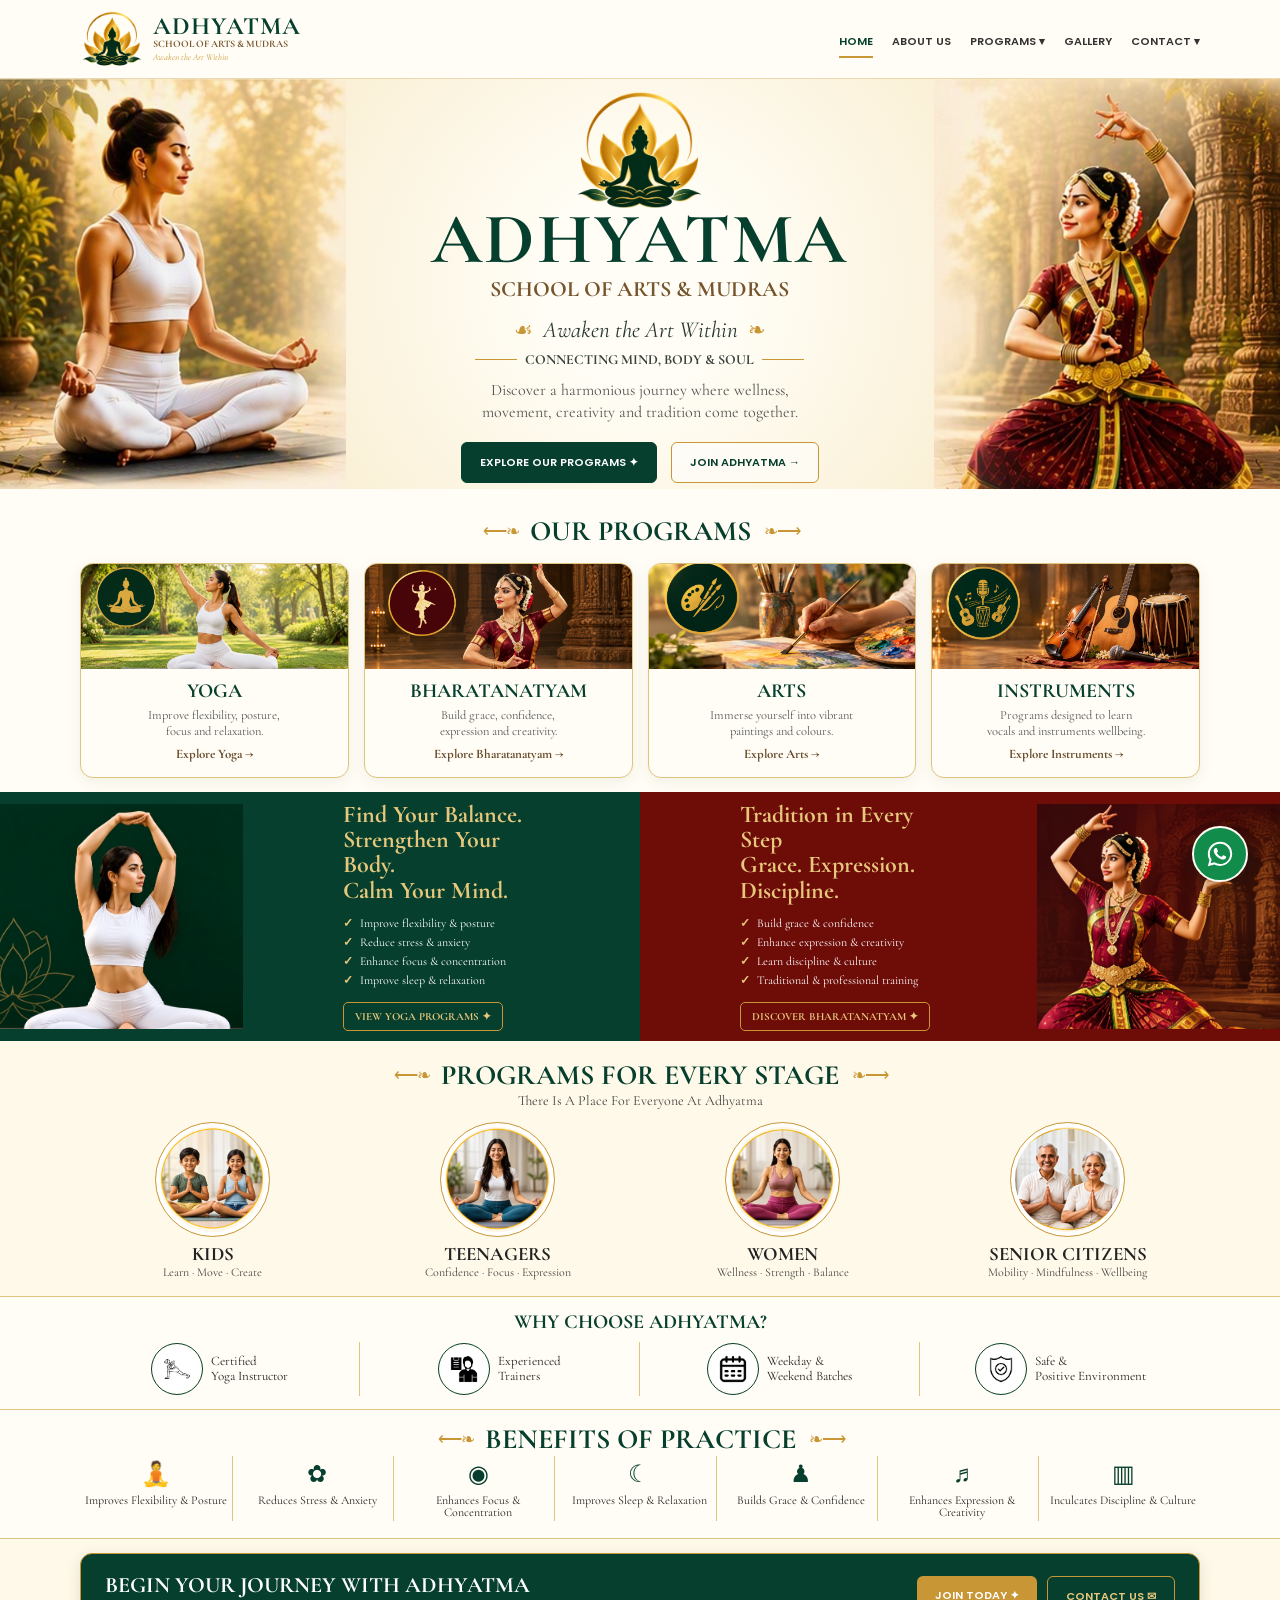
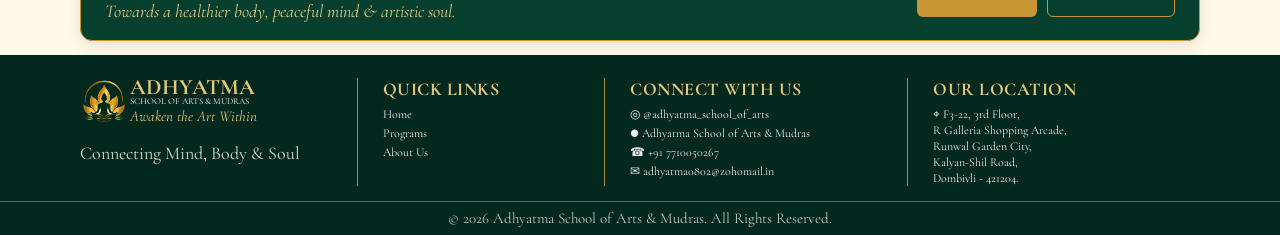
<file: index.html>
<!DOCTYPE html>
<html lang="en">
<head>
    <meta charset="UTF-8">
    <meta name="viewport" content="width=device-width, initial-scale=1.0">
    <title>Adhyatma School of Arts & Mudras</title>

    <link rel="preconnect" href="https://fonts.googleapis.com">
    <link rel="preconnect" href="https://fonts.gstatic.com" crossorigin>
    <link href="https://fonts.googleapis.com/css2?family=Cormorant+Garamond:wght@500;600;700&family=Poppins:wght@400;500;600;700&display=swap" rel="stylesheet">

    <link rel="stylesheet" href="style.css">
</head>
<body>

<!-- =====================================================
     HEADER
===================================================== -->
<header class="header">
    <div class="container navbar">
        <a href="index.html" class="logo">
            <img src="images/adhyatma_logo.png" alt="Adhyatma Logo">
            <div class="logo-text">
                <h2>ADHYATMA</h2>
                <span>SCHOOL OF ARTS &amp; MUDRAS</span>
                <small>Awaken the Art Within</small>
            </div>
        </a>

        <button class="menu-btn" type="button" onclick="toggleMenu()" aria-label="Toggle menu" aria-expanded="false">☰</button>

        <nav class="nav-links" aria-label="Main navigation">
            <a href="index.html" class="active" aria-current="page">HOME</a>
            <a href="about.html">ABOUT US</a>

            <div class="dropdown">
                <a href="#" class="dropbtn" aria-haspopup="true">PROGRAMS ▾</a>
                <div class="dropdown-menu">
                    <a href="yoga.html">YOGA</a>
                    <a href="bharatanatyam.html">BHARATANATYAM</a>
                    <a href="arts.html">ARTS</a>
                    <a href="instruments.html">INSTRUMENTS</a>
                </div>
            </div>

            <a href="gallery.html">GALLERY</a>
            
            <div class="dropdown">
                <a href="#" class="dropbtn" aria-haspopup="true">CONTACT ▾</a>
                <div class="dropdown-menu">
                    <a href="https://wa.me/917710050267?text=Hello%20Adhyatma%20School%20of%20Arts%20%26%20Mudras%2C%20I%20would%20like%20to%20know%20more%20about%20your%20programs." target="_blank">WhatsApp</a>
                    <a href="https://forms.gle/Y6gcfh5QdWSYf93k7" target="_blank">Register</a>
                </div>
            </div>
        </nav>
    </div>
</header>

<!-- =====================================================
     HERO
===================================================== -->
<section class="hero" id="home">
    <div class="hero-content">
        <div class="hero-image left-image">
            <img src="images/home-left-hero.png" alt="Yoga at Adhyatma">
        </div>

        <div class="hero-text">
            <img src="images/adhyatma_logo.png" alt="Adhyatma Logo" class="hero-logo">
            <h1>ADHYATMA</h1>
            <h3>SCHOOL OF ARTS &amp; MUDRAS</h3>

            <div class="tagline">
                <span>☙</span>
                <em>Awaken the Art Within</em>
                <span>❧</span>
            </div>

            <div class="connecting">
                <span></span>
                CONNECTING MIND, BODY &amp; SOUL
                <span></span>
            </div>

            <p>Discover a harmonious journey where wellness,<br class="desktop-only"> movement, creativity and tradition come together.</p>

            <div class="hero-buttons">
                <a href="#programs" class="btn primary">EXPLORE OUR PROGRAMS ✦</a>
                <a href="https://wa.me/917710050267?text=Hello%20Adhyatma%20School%20of%20Arts%20%26%20Mudras%2C%20I%20would%20like%20to%20know%20more%20about%20your%20programs." target="_blank" class="btn secondary">JOIN ADHYATMA →</a>
            </div>
        </div>

        <div class="hero-image right-image">
            <img src="images/home-right-hero.png" alt="Bharatanatyam at Adhyatma">
        </div>
    </div>
</section>

<!-- =====================================================
     PROGRAMS
===================================================== -->
<section class="programs" id="programs">
    <div class="container">
        <div class="section-title">
            <span>⟵ ❧</span>
            <h2>OUR PROGRAMS</h2>
            <span>❧ ⟶</span>
        </div>

        <div class="program-grid">
            <article class="program-card" id="yoga">
                <div class="card-image">
                    <img src="images/home-yoga.png" alt="Yoga">
                </div>
                <div class="card-content">
                    <h3>YOGA</h3>
                    <p>Improve flexibility, posture,<br>focus and relaxation.</p>
                    <a href="yoga.html">Explore Yoga →</a>
                </div>
            </article>

            <article class="program-card" id="bharatanatyam">
                <div class="card-image">
                    <img src="images/home-bharatanatyam.png" alt="Bharatanatyam">
                </div>
                <div class="card-content">
                    <h3>BHARATANATYAM</h3>
                    <p>Build grace, confidence,<br>expression and creativity.</p>
                    <a href="bharatanatyam.html">Explore Bharatanatyam →</a>
                </div>
            </article>

            <article class="program-card">
                <div class="card-image">
                    <img src="images/home-arts.png" alt="Arts">
                </div>
                <div class="card-content">
                    <h3>ARTS</h3>
                    <p>Immerse yourself into vibrant<br>paintings and colours.</p>
                    <a href="arts.html">Explore Arts →</a>
                </div>
            </article>

            <article class="program-card">
                <div class="card-image">
                    <img src="images/home-instruments.png" alt="Vocals">
                </div>
                <div class="card-content">
                    <h3>INSTRUMENTS</h3>
                    <p>Programs designed to learn<br>vocals and instruments wellbeing.</p>
                    <a href="instruments.html">Explore Instruments →</a>
                </div>
            </article>
        </div>
    </div>
</section>

<!-- =====================================================
     FEATURED PROGRAMS
===================================================== -->
<section class="feature-section" id="yoga-feature">
    <div class="feature-panel yoga-panel">
        <div class="feature-image">
            <img src="images/featured-yoga.png" alt="Yoga practice">
        </div>
        <div class="feature-content">
            <h2>Find Your Balance.<br>Strengthen Your Body.<br>Calm Your Mind.</h2>
            <ul>
                <li>Improve flexibility &amp; posture</li>
                <li>Reduce stress &amp; anxiety</li>
                <li>Enhance focus &amp; concentration</li>
                <li>Improve sleep &amp; relaxation</li>
            </ul>
            <a href="yoga.html" class="feature-btn">VIEW YOGA PROGRAMS ✦</a>
        </div>
    </div>

    <div class="feature-panel dance-panel" id="bharatanatyam-feature">
        <div class="feature-content">
            <h2>Tradition in Every Step<br>Grace. Expression.<br>Discipline.</h2>
            <ul>
                <li>Build grace &amp; confidence</li>
                <li>Enhance expression &amp; creativity</li>
                <li>Learn discipline &amp; culture</li>
                <li>Traditional &amp; professional training</li>
            </ul>
            <a href="bharatanatyam.html" class="feature-btn">DISCOVER BHARATANATYAM ✦</a>
        </div>
        <div class="feature-image">
            <img src="images/featured-bharatanatyam.png" alt="Bharatanatyam dancer">
        </div>
    </div>
</section>

<!-- =====================================================
     PROGRAMS FOR EVERY STAGE
===================================================== -->
<section class="stages" id="about">
    <div class="container">
        <div class="section-title compact-title">
            <span>⟵ ❧</span>
            <h2>PROGRAMS FOR EVERY STAGE</h2>
            <span>❧ ⟶</span>
        </div>
        <p class="stage-subtitle">There Is A Place For Everyone At Adhyatma</p>

        <div class="stage-grid">
            <article class="stage-card">
                <div class="stage-photo"><img src="images/kids-programs.png" alt="Kids"></div>
                <h3>KIDS</h3>
                <p>Learn · Move · Create</p>
            </article>
            <article class="stage-card">
                <div class="stage-photo"><img src="images/teenagers-programs.png" alt="Teenagers"></div>
                <h3>TEENAGERS</h3>
                <p>Confidence · Focus · Expression</p>
            </article>
            <article class="stage-card">
                <div class="stage-photo"><img src="images/womens-programs.png" alt="Women"></div>
                <h3>WOMEN</h3>
                <p>Wellness · Strength · Balance</p>
            </article>
            <article class="stage-card">
                <div class="stage-photo"><img src="images/seniorcitizen-programs.png" alt="Senior Citizens"></div>
                <h3>SENIOR CITIZENS</h3>
                <p>Mobility · Mindfulness · Wellbeing</p>
            </article>
        </div>
    </div>
</section>

<!-- =====================================================
     WHY CHOOSE
===================================================== -->
<section class="why-choose">
    <div class="container">
        <h2>WHY CHOOSE ADHYATMA?</h2>
        <div class="why-grid">
            <div class="why-item">
                <img src="images/icons/yoga.png" alt="Certified Yoga Instructor">
                <p>Certified<br>Yoga Instructor</p>
            </div>

            <div class="why-item">
                <img src="images/icons/trainers.png" alt="Experienced Trainers">
                <p>Experienced<br>Trainers</p>
            </div>

            <div class="why-item">
                <img src="images/icons/days.png" alt="Weekday and Weekend Batches">
                <p>Weekday &amp;<br>Weekend Batches</p>
            </div>

            <div class="why-item">
                <img src="images/icons/secure.png" alt="Safe and Positive Environment">
                <p>Safe &amp;<br>Positive Environment</p>
            </div>
        </div>
    </div>
</section>

<!-- =====================================================
     BENEFITS
===================================================== -->
<section class="benefits">
    <div class="container">
        <div class="section-title compact-title">
            <span>⟵ ❧</span>
            <h2>BENEFITS OF PRACTICE</h2>
            <span>❧ ⟶</span>
        </div>

        <div class="benefit-grid">
            <div class="benefit-item"><span>🧘</span><p>Improves Flexibility &amp; Posture</p></div>
            <div class="benefit-item"><span>✿</span><p>Reduces Stress &amp; Anxiety</p></div>
            <div class="benefit-item"><span>◉</span><p>Enhances Focus &amp; Concentration</p></div>
            <div class="benefit-item"><span>☾</span><p>Improves Sleep &amp; Relaxation</p></div>
            <div class="benefit-item"><span>♟</span><p>Builds Grace &amp; Confidence</p></div>
            <div class="benefit-item"><span>♬</span><p>Enhances Expression &amp; Creativity</p></div>
            <div class="benefit-item"><span>▥</span><p>Inculcates Discipline &amp; Culture</p></div>
        </div>
    </div>
</section>

<!-- =====================================================
     CTA
===================================================== -->
<section class="journey" id="contact">
    <div class="container journey-inner">
        <div>
            <h2>BEGIN YOUR JOURNEY WITH ADHYATMA</h2>
            <p>Towards a healthier body, peaceful mind &amp; artistic soul.</p>
        </div>
        <div class="journey-buttons">
            <a href="https://wa.me/917710050267?text=Hello%20Adhyatma%20School%20of%20Arts%20%26%20Mudras%2C%20I%20would%20like%20to%20know%20more%20about%20your%20programs." class="btn gold-btn" target="_blank" rel="noopener noreferrer">JOIN TODAY ✦</a>
            <a href="https://wa.me/917710050267?text=Hello%20Adhyatma%20School%20of%20Arts%20%26%20Mudras%2C%20I%20would%20like%20to%20know%20more%20about%20your%20programs." target="_blank"
             class="btn outline-gold">CONTACT US ✉</a>
        </div>
    </div>
</section>

<!-- =====================================================
     FOOTER
===================================================== -->
<footer>
    <div class="container footer-grid">
        <div class="footer-brand">
            <img src="images/adhyatma_logo.png" alt="Adhyatma Logo">
            <div>
                <strong>ADHYATMA</strong>
                <span>SCHOOL OF ARTS &amp; MUDRAS</span>
                <small>Awaken the Art Within</small>
            </div>
            <p>Connecting Mind, Body &amp; Soul</p>
        </div>

        <div class="footer-column">
            <h3>QUICK LINKS</h3>
            <a href="#home">Home</a>
            <a href="#programs">Programs</a>
            <a href="index.html#about">About Us</a>
        </div>

        <div class="footer-column">
            <h3>CONNECT WITH US</h3>
            <p>◎ @adhyatma_school_of_arts</p>
            <p>● Adhyatma School of Arts &amp; Mudras</p>
            <p>☎ +91 7710050267</p>
            <p>✉ adhyatma0802@zohomail.in</p>
        </div>

        <div class="footer-column location">
            <h3>OUR LOCATION</h3>
            <p>⌖ F3-22, 3rd Floor,<br>R Galleria Shopping Arcade,<br>Runwal Garden City,<br>Kalyan-Shil Road,<br>Dombivli - 421204.</p>
        </div>
    </div>

    <div class="copyright">© 2026 Adhyatma School of Arts &amp; Mudras. All Rights Reserved.</div>
</footer>

<script>
    const navLinks = document.querySelectorAll('.nav-links a:not(.enquire)');

    navLinks.forEach(function(link) {
        link.addEventListener('click', function() {
            navLinks.forEach(function(item) { item.classList.remove('active'); });
            this.classList.add('active');
            document.querySelector('.nav-links').classList.remove('show');
        });
    });

    function toggleMenu() {
        const menu = document.querySelector('.nav-links');
        const button = document.querySelector('.menu-btn');
        const isOpen = menu.classList.toggle('show');
        button.setAttribute('aria-expanded', String(isOpen));
    }
</script>

<a class="whatsapp-float" href="https://wa.me/917710050267?text=Hello%20Adhyatma%20School%20of%20Arts%20%26%20Mudras%2C%20I%20would%20like%20to%20know%20more%20about%20your%20programs." target="_blank" rel="noopener noreferrer" aria-label="Chat with Adhyatma on WhatsApp" title="Chat with us on WhatsApp">
    <svg viewBox="0 0 32 32" aria-hidden="true" focusable="false"><path fill="currentColor" d="M16.02 3C8.86 3 3.04 8.78 3.04 15.9c0 2.27.6 4.49 1.74 6.44L3 29l6.86-1.79a13.1 13.1 0 0 0 6.16 1.54h.01c7.15 0 12.97-5.79 12.97-12.9A12.8 12.8 0 0 0 16.02 3zm0 23.55h-.01a10.9 10.9 0 0 1-5.55-1.51l-.4-.24-4.07 1.06 1.09-3.94-.26-.41a10.65 10.65 0 0 1-1.66-5.61c0-5.96 4.89-10.81 10.87-10.81 2.9 0 5.63 1.13 7.68 3.18a10.7 10.7 0 0 1 3.18 7.64c0 5.96-4.88 10.81-10.87 10.81zm5.97-8.1c-.33-.16-1.94-.95-2.24-1.06-.3-.11-.52-.16-.74.16-.22.33-.85 1.06-1.04 1.28-.19.22-.38.25-.71.08-.33-.16-1.4-.51-2.66-1.63-.98-.87-1.64-1.94-1.83-2.27-.19-.33-.02-.51.14-.67.15-.15.33-.38.49-.57.16-.19.22-.33.33-.55.11-.22.06-.41-.03-.57-.08-.16-.74-1.77-1.01-2.42-.27-.64-.54-.55-.74-.56h-.63c-.22 0-.57.08-.87.41-.3.33-1.14 1.11-1.14 2.71s1.17 3.14 1.33 3.36c.16.22 2.3 3.5 5.57 4.91.78.34 1.39.55 1.86.7.78.25 1.49.22 2.05.13.63-.09 1.94-.79 2.21-1.55.27-.76.27-1.41.19-1.55-.08-.14-.3-.22-.63-.38z"/></svg>
</a>
</body>
</html>
</file>
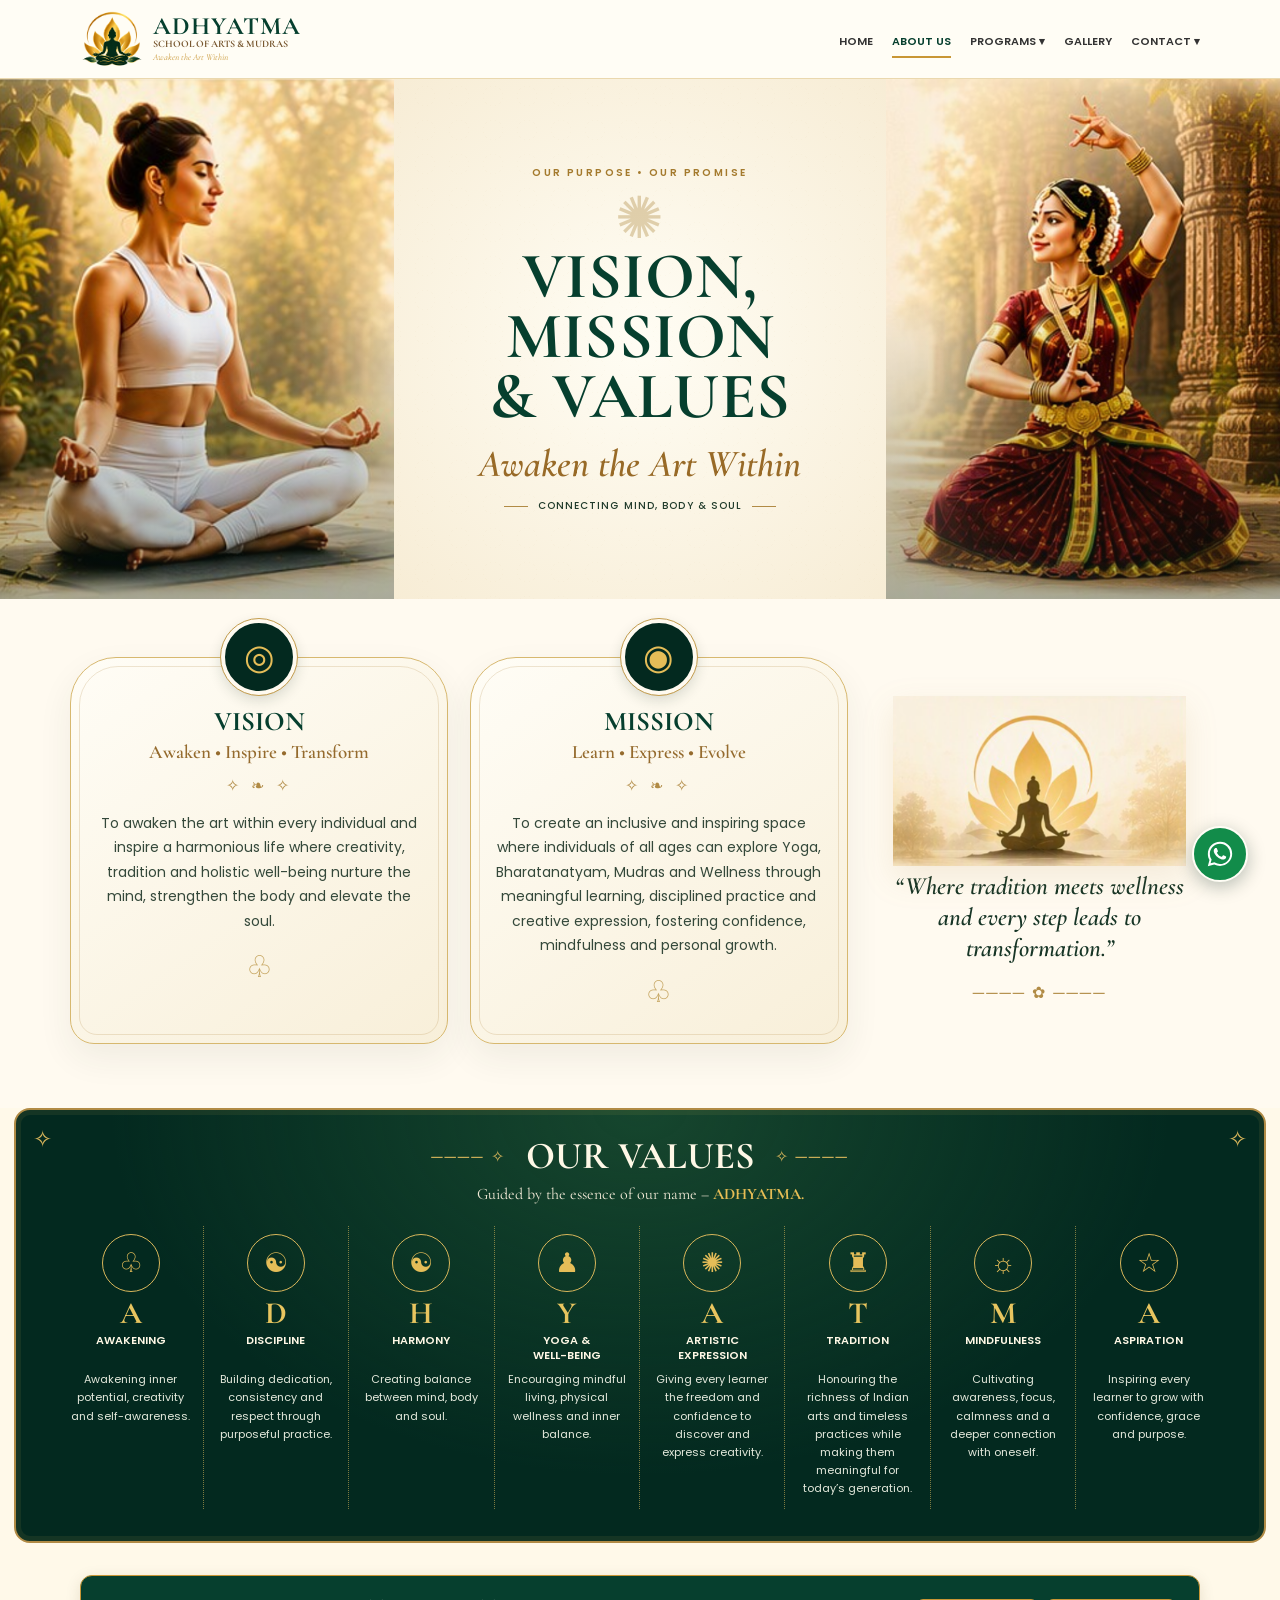
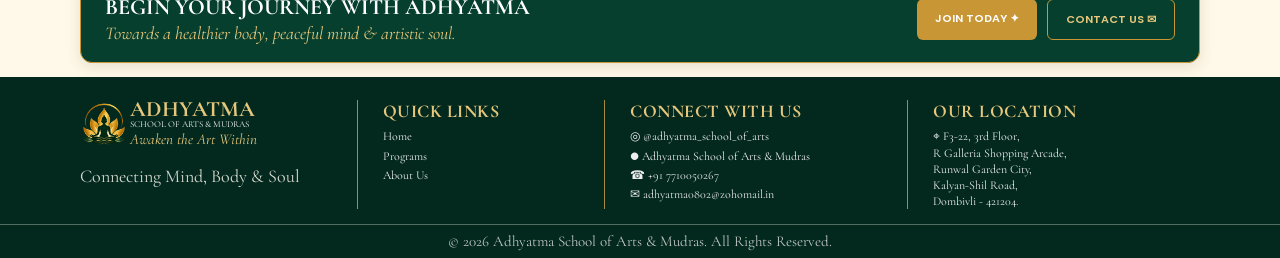
<file: about.html>
<!DOCTYPE html>
<html lang="en">

<head>
  <meta charset="UTF-8">
  <meta name="viewport" content="width=device-width, initial-scale=1.0">
  <meta name="description" content="Discover the vision, mission and values of Adhyatma School of Arts & Mudras.">
  <title>About Us | Adhyatma School of Arts &amp; Mudras</title>
  <link rel="preconnect" href="https://fonts.googleapis.com">
  <link rel="preconnect" href="https://fonts.gstatic.com" crossorigin>
  <link
    href="https://fonts.googleapis.com/css2?family=Cormorant+Garamond:wght@400;500;600;700&family=Poppins:wght@400;500;600;700&display=swap"
    rel="stylesheet">
  <link rel="stylesheet" href="style.css">
  <link rel="stylesheet" href="about.css">
</head>

<body>
  <!-- =====================================================
     HEADER
===================================================== -->
  <header class="header">
    <div class="container navbar">

      <a href="index.html#home" class="logo">
        <img src="images/adhyatma_logo.png" alt="Adhyatma Logo">

        <div class="logo-text">
          <h2>ADHYATMA</h2>
          <span>SCHOOL OF ARTS &amp; MUDRAS</span>
          <small>Awaken the Art Within</small>
        </div>
      </a>

      <button class="menu-btn" type="button" onclick="toggleMenu()" aria-label="Toggle menu" aria-expanded="false">
        ☰
      </button>

      <nav class="nav-links">

        <!-- HOME: no active class on About page -->
        <a href="index.html">HOME</a>

        <!-- ABOUT US: active page -->
        <a href="about.html" class="active" aria-current="page">
          ABOUT US
        </a>

        <div class="dropdown">
          <a href="#" class="dropbtn" aria-haspopup="true">
            PROGRAMS ▾
          </a>

          <div class="dropdown-menu">
            <a href="yoga.html">YOGA</a>
            <a href="bharatanatyam.html">BHARATANATYAM</a>
            <a href="arts.html">ARTS</a>
            <a href="instruments.html">INSTRUMENTS</a>
          </div>
        </div>

        <a href="gallery.html">GALLERY</a>

        <div class="dropdown">
          <a href="index.html#programs" class="dropbtn" aria-haspopup="true">CONTACT ▾</a>
          <div class="dropdown-menu">
            <a href="https://wa.me/917710050267?text=Hello%20Adhyatma%20School%20of%20Arts%20%26%20Mudras%2C%20I%20would%20like%20to%20know%20more%20about%20your%20programs."
              target="_blank">WhatsApp</a>
            <a href="https://forms.gle/Y6gcfh5QdWSYf93k7" target="_blank">Register</a>
          </div>
        </div>
      </nav>
    </div>
  </header>


  <main class="about-page">
    <!-- Hero -->
    <section class="about-hero">
      <div class="hero-art hero-art-yoga">
        <img src="images/home-left-hero.png" alt="Yoga practitioner in a peaceful meditation pose">
      </div>
      <div class="hero-center">
        <span class="about-kicker">OUR PURPOSE • OUR PROMISE</span>
        <div class="hero-mandala" aria-hidden="true">✺</div>
        <h1>VISION, MISSION<br>&amp; VALUES</h1>
        <p class="hero-script">Awaken the Art Within</p>
        <div class="hero-subline"><span></span> CONNECTING MIND, BODY &amp; SOUL <span></span></div>
      </div>
      <div class="hero-art hero-art-dance">
        <img src="images/home-right-hero.png" alt="Bharatanatyam dancer in a classical pose">
      </div>
    </section>

    <!-- Vision and mission -->
    <section class="purpose-grid" aria-label="Our vision and mission">
      <article class="purpose-card">
        <div class="purpose-icon" aria-hidden="true">◎</div>
        <h2>VISION</h2>
        <p class="purpose-motto">Awaken • Inspire • Transform</p>
        <span class="tiny-flourish" aria-hidden="true">✧ ❧ ✧</span>
        <p>To awaken the art within every individual and inspire a harmonious life where creativity, tradition and
          holistic well-being nurture the mind, strengthen the body and elevate the soul.</p>
        <span class="card-lotus" aria-hidden="true">♧</span>
      </article>

      <article class="purpose-card">
        <div class="purpose-icon" aria-hidden="true">◉</div>
        <h2>MISSION</h2>
        <p class="purpose-motto">Learn • Express • Evolve</p>
        <span class="tiny-flourish" aria-hidden="true">✧ ❧ ✧</span>
        <p>To create an inclusive and inspiring space where individuals of all ages can explore Yoga, Bharatanatyam,
          Mudras and Wellness through meaningful learning, disciplined practice and creative expression, fostering
          confidence, mindfulness and personal growth.</p>
        <span class="card-lotus" aria-hidden="true">♧</span>
      </article>

      <aside class="purpose-quote">
        <img src="images/adhyatma_logo2.png" alt="" aria-hidden="true">
        <blockquote>“Where tradition meets wellness and every step leads to transformation.”</blockquote>
        <span class="quote-rule" aria-hidden="true">──── ✿ ────</span>
      </aside>
    </section>

    <!-- Values -->
    <section class="values-panel">
      <div class="values-heading">
        <span aria-hidden="true">──── ✧</span>
        <h2>OUR VALUES</h2>
        <span aria-hidden="true">✧ ────</span>
      </div>
      <p class="values-intro">Guided by the essence of our name – <strong>ADHYATMA.</strong></p>
      <div class="values-grid">
        <article class="value-item">
          <span class="value-symbol">♧</span>
          <h3>A</h3>
          <h4>AWAKENING</h4>
          <p>Awakening inner potential, creativity and self-awareness.</p>
        </article>
        <article class="value-item">
          <span class="value-symbol">☯</span>
          <h3>D</h3>
          <h4>DISCIPLINE</h4>
          <p>Building dedication, consistency and respect through purposeful practice.</p>
        </article>
        <article class="value-item">
          <span class="value-symbol">☯</span>
          <h3>H</h3>
          <h4>HARMONY</h4>
          <p>Creating balance between mind, body and soul.</p>
        </article>
        <article class="value-item">
          <span class="value-symbol">♟</span>
          <h3>Y</h3>
          <h4>YOGA &amp;<br> WELL-BEING</h4>
          <p>Encouraging mindful living, physical wellness and inner balance.</p>
        </article>
        <article class="value-item">
          <span class="value-symbol">✺</span>
          <h3>A</h3>
          <h4>ARTISTIC<br>EXPRESSION</h4>
          <p>Giving every learner the freedom and confidence to discover and express creativity.</p>
        </article>
        <article class="value-item">
          <span class="value-symbol">♜</span>
          <h3>T</h3>
          <h4>TRADITION</h4>
          <p>Honouring the richness of Indian arts and timeless practices while making them meaningful for today’s
            generation.</p>
        </article>
        <article class="value-item">
          <span class="value-symbol">☼</span>
          <h3>M</h3>
          <h4>MINDFULNESS</h4>
          <p>Cultivating awareness, focus, calmness and a deeper connection with oneself.</p>
        </article>
        <article class="value-item">
          <span class="value-symbol">☆</span>
          <h3>A</h3>
          <h4>ASPIRATION</h4>
          <p>Inspiring every learner to grow with confidence, grace and purpose.</p>
        </article>
      </div>
    </section>

    <!-- =====================================================
     CTA
===================================================== -->
    <section class="journey" id="contact">
      <div class="container journey-inner">
        <div>
          <h2>BEGIN YOUR JOURNEY WITH ADHYATMA</h2>
          <p>Towards a healthier body, peaceful mind &amp; artistic soul.</p>
        </div>
        <div class="journey-buttons">
          <a href="https://wa.me/917710050267?text=Hello%20Adhyatma%20School%20of%20Arts%20%26%20Mudras%2C%20I%20would%20like%20to%20know%20more%20about%20your%20programs."
            class="btn gold-btn" target="_blank" rel="noopener noreferrer">JOIN TODAY ✦</a>
          <a href="https://wa.me/917710050267?text=Hello%20Adhyatma%20School%20of%20Arts%20%26%20Mudras%2C%20I%20would%20like%20to%20know%20more%20about%20your%20programs."
            target="_blank" class="btn outline-gold">CONTACT US ✉</a>
        </div>
      </div>
    </section>
  </main>

  <footer>
    <div class="container footer-grid">
      <div class="footer-brand">
        <img src="images/adhyatma_logo.png" alt="Adhyatma Logo">
        <div>
          <strong>ADHYATMA</strong>
          <span>SCHOOL OF ARTS &amp; MUDRAS</span>
          <small>Awaken the Art Within</small>
        </div>
        <p>Connecting Mind, Body &amp; Soul</p>
      </div>

      <div class="footer-column">
        <h3>QUICK LINKS</h3>
        <a href="index.html#home">Home</a>
        <a href="index.html#programs">Programs</a>
        <a href="index.html#about">About Us</a>
      </div>

      <div class="footer-column">
        <h3>CONNECT WITH US</h3>
        <p>◎ @adhyatma_school_of_arts</p>
        <p>● Adhyatma School of Arts &amp; Mudras</p>
        <p>☎ +91 7710050267</p>
        <p>✉ adhyatma0802@zohomail.in</p>
      </div>

      <div class="footer-column location">
        <h3>OUR LOCATION</h3>
        <p>⌖ F3-22, 3rd Floor,<br>R Galleria Shopping Arcade,<br>Runwal Garden City,<br>Kalyan-Shil Road,<br>Dombivli -
          421204.</p>
      </div>
    </div>

    <div class="copyright">© 2026 Adhyatma School of Arts &amp; Mudras. All Rights Reserved.</div>
  </footer>
  <script>
    // Shared mobile menu behavior used by the main site.
    function toggleMenu() {
      const nav = document.querySelector('.nav-links');
      const button = document.querySelector('.menu-btn');
      const isOpen = nav.classList.toggle('show');
      button.setAttribute('aria-expanded', String(isOpen));
    }
    // Close the mobile menu after a navigation choice.
    document.querySelectorAll('.nav-links a').forEach(link => {
      link.addEventListener('click', () => {
        document.querySelector('.nav-links').classList.remove('show');
        document.querySelector('.menu-btn').setAttribute('aria-expanded', 'false');
      });
    });
  </script>
  <a class="whatsapp-float"
    href="https://wa.me/917710050267?text=Hello%20Adhyatma%20School%20of%20Arts%20%26%20Mudras%2C%20I%20would%20like%20to%20know%20more%20about%20your%20programs."
    target="_blank" rel="noopener noreferrer" aria-label="Chat with Adhyatma on WhatsApp"
    title="Chat with us on WhatsApp">
    <svg viewBox="0 0 32 32" aria-hidden="true" focusable="false">
      <path fill="currentColor"
        d="M16.02 3C8.86 3 3.04 8.78 3.04 15.9c0 2.27.6 4.49 1.74 6.44L3 29l6.86-1.79a13.1 13.1 0 0 0 6.16 1.54h.01c7.15 0 12.97-5.79 12.97-12.9A12.8 12.8 0 0 0 16.02 3zm0 23.55h-.01a10.9 10.9 0 0 1-5.55-1.51l-.4-.24-4.07 1.06 1.09-3.94-.26-.41a10.65 10.65 0 0 1-1.66-5.61c0-5.96 4.89-10.81 10.87-10.81 2.9 0 5.63 1.13 7.68 3.18a10.7 10.7 0 0 1 3.18 7.64c0 5.96-4.88 10.81-10.87 10.81zm5.97-8.1c-.33-.16-1.94-.95-2.24-1.06-.3-.11-.52-.16-.74.16-.22.33-.85 1.06-1.04 1.28-.19.22-.38.25-.71.08-.33-.16-1.4-.51-2.66-1.63-.98-.87-1.64-1.94-1.83-2.27-.19-.33-.02-.51.14-.67.15-.15.33-.38.49-.57.16-.19.22-.33.33-.55.11-.22.06-.41-.03-.57-.08-.16-.74-1.77-1.01-2.42-.27-.64-.54-.55-.74-.56h-.63c-.22 0-.57.08-.87.41-.3.33-1.14 1.11-1.14 2.71s1.17 3.14 1.33 3.36c.16.22 2.3 3.5 5.57 4.91.78.34 1.39.55 1.86.7.78.25 1.49.22 2.05.13.63-.09 1.94-.79 2.21-1.55.27-.76.27-1.41.19-1.55-.08-.14-.3-.22-.63-.38z" />
    </svg>
  </a>
</body>

</html>
</file>
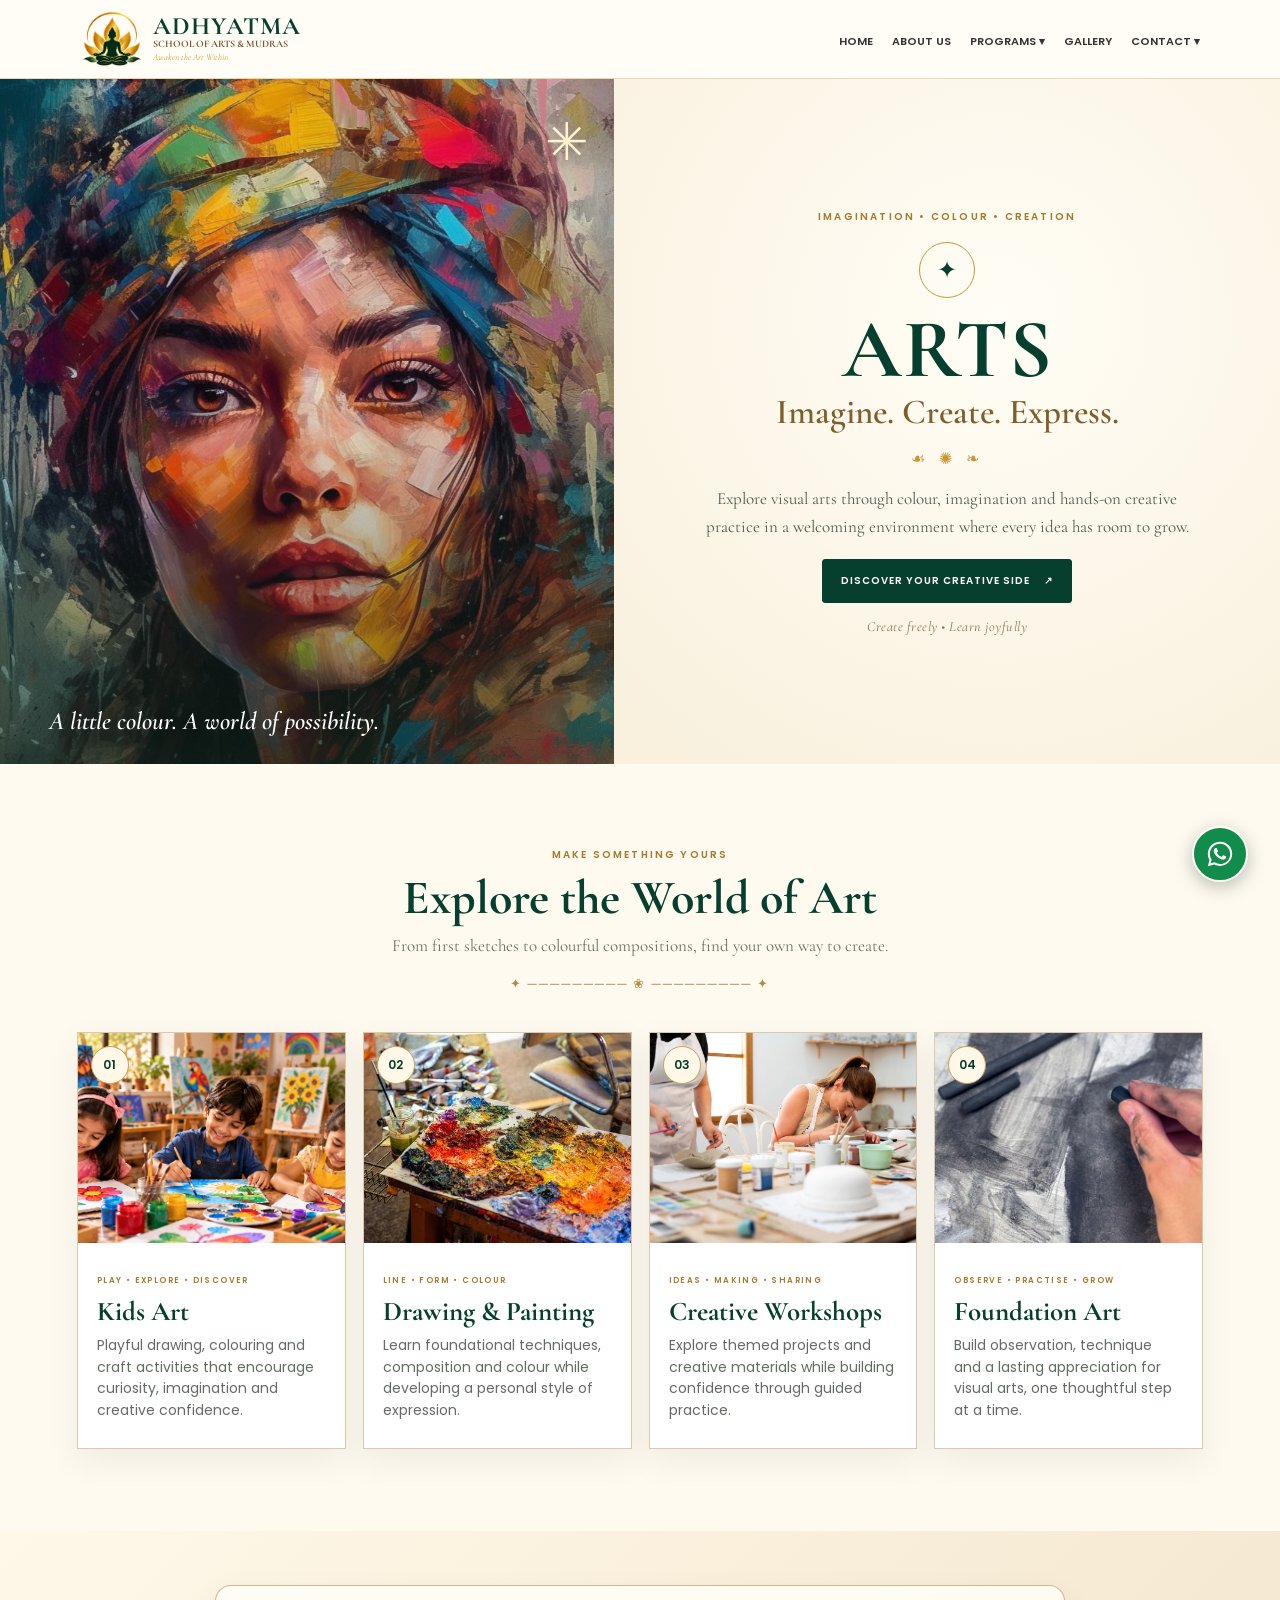
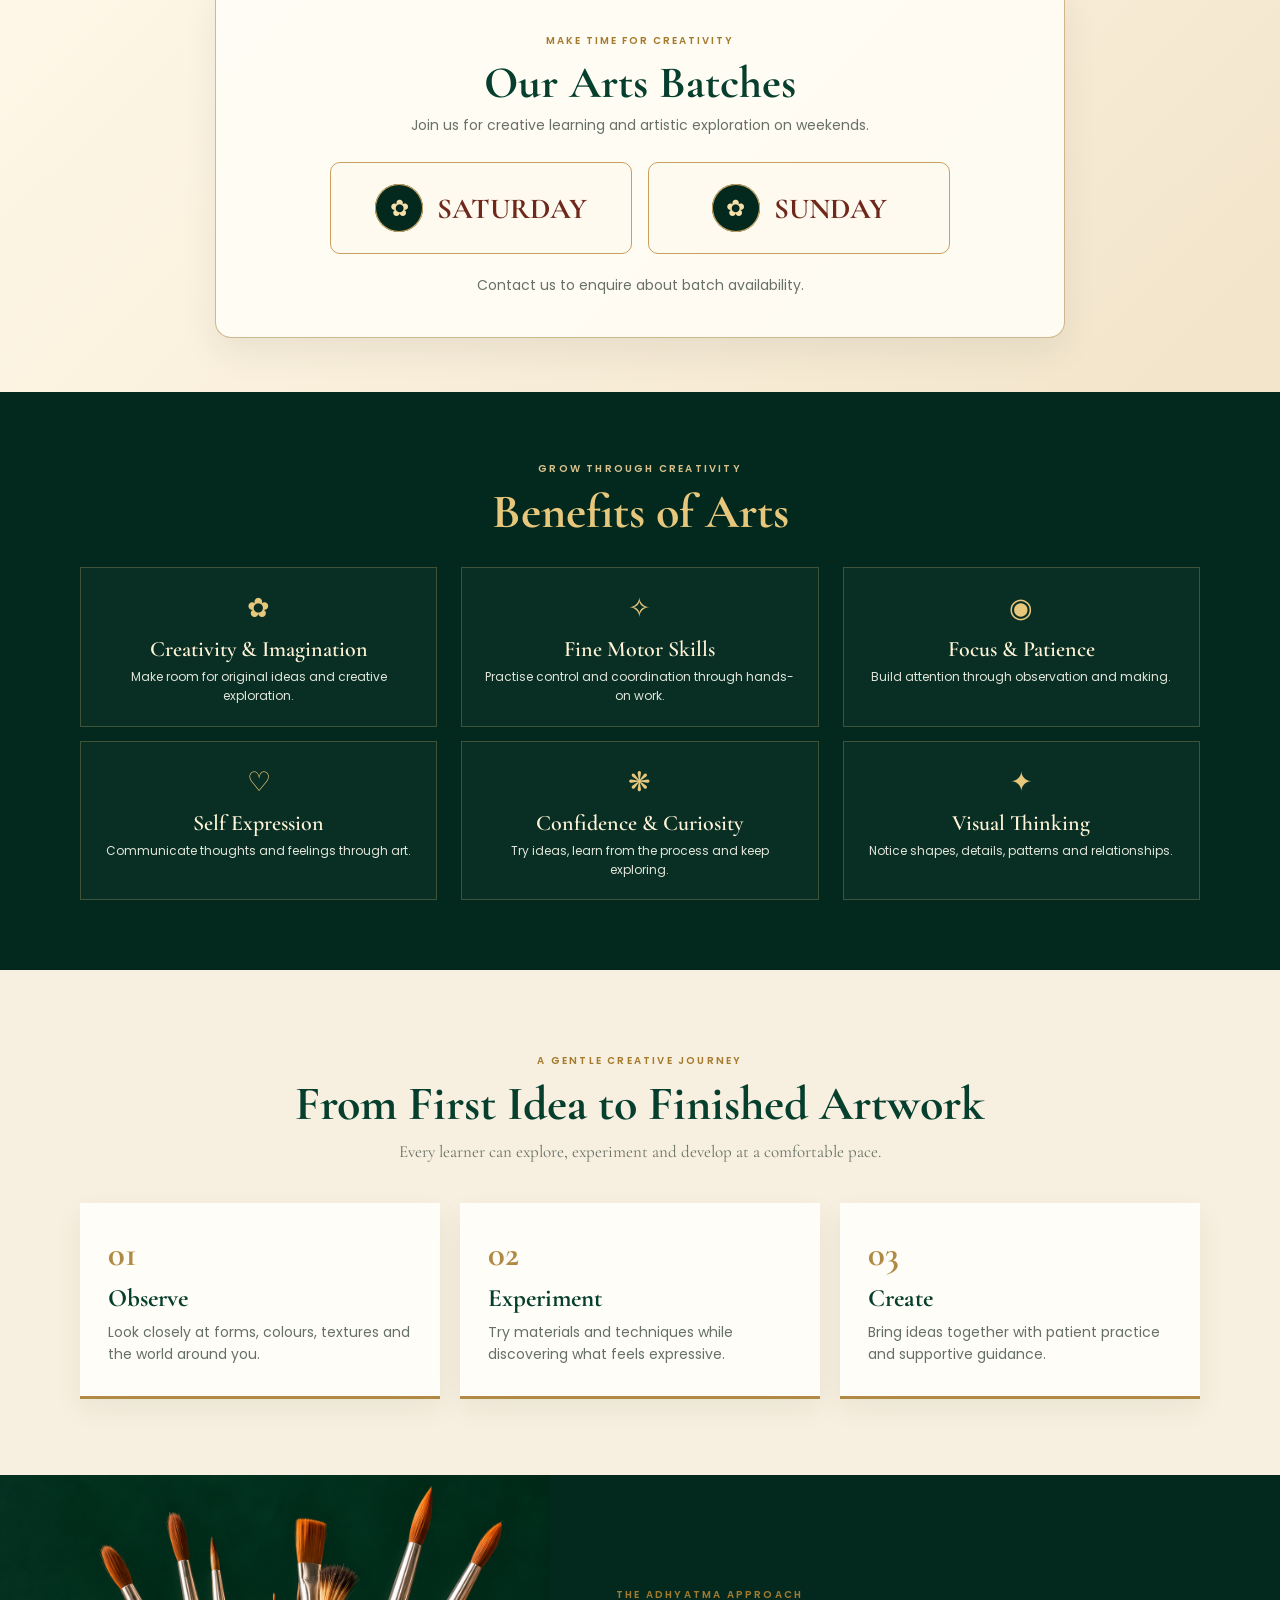
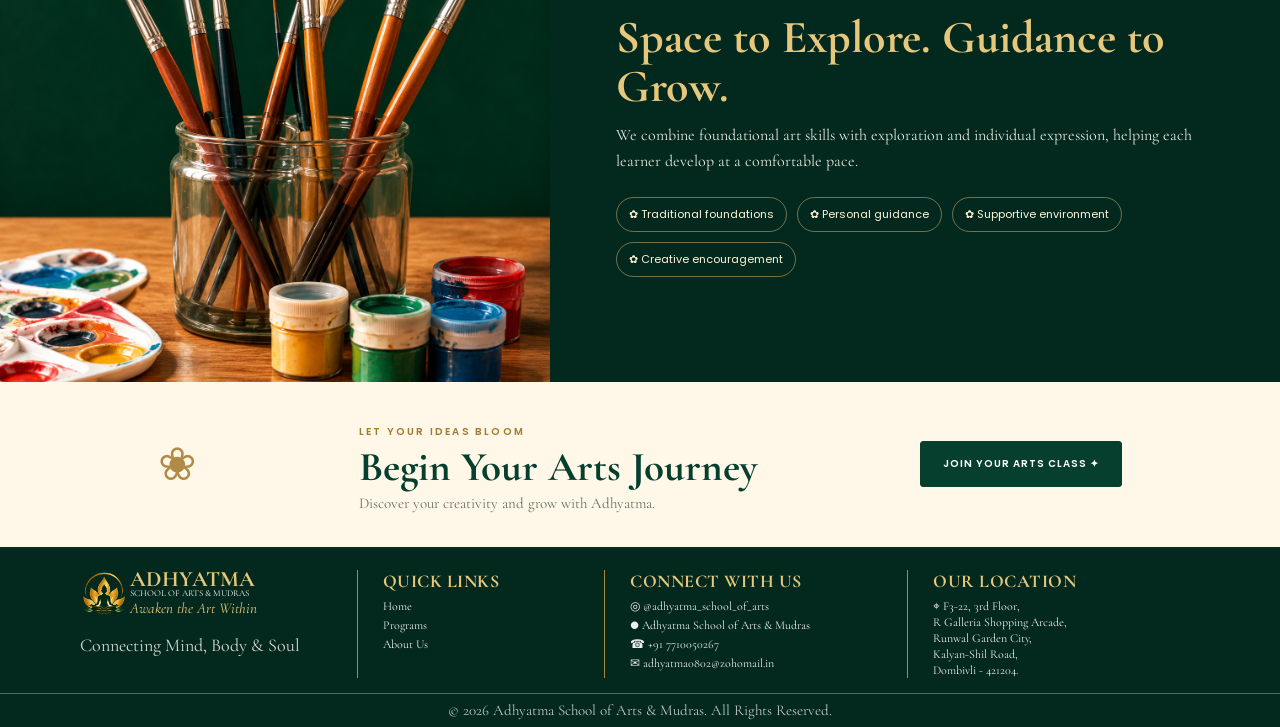
<file: arts.html>
<!DOCTYPE html>
<!-- Arts program page. Shared site header/footer styles are loaded from style.css. -->
<html lang="en">

<head>
    <meta charset="UTF-8">
    <meta name="viewport" content="width=device-width, initial-scale=1.0">
    <title>Arts | Adhyatma School of Arts &amp; Mudras</title>
    <link rel="preconnect" href="https://fonts.googleapis.com">
    <link rel="preconnect" href="https://fonts.gstatic.com" crossorigin>
    <link
        href="https://fonts.googleapis.com/css2?family=Cormorant+Garamond:wght@500;600;700&family=Poppins:wght@400;500;600;700&display=swap"
        rel="stylesheet">
    <link rel="stylesheet" href="style.css">
    <link rel="stylesheet" href="arts.css">
</head>

<body>
    <!-- Shared navigation -->
    <header class="header">
        <div class="container navbar">
            <a href="index.html#home" class="logo"><img src="images/adhyatma_logo.png" alt="Adhyatma Logo">
                <div class="logo-text">
                    <h2>ADHYATMA</h2><span>SCHOOL OF ARTS &amp; MUDRAS</span><small>Awaken the Art Within</small>
                </div>
            </a>
            <button class="menu-btn" type="button" aria-label="Open menu" aria-expanded="false"
                onclick="toggleMenu()">☰</button>
            <nav class="nav-links" aria-label="Main navigation">
                <a href="index.html#home">HOME</a><a href="about.html">ABOUT US</a>
                <div class="dropdown"><a href="#" class="dropbtn" aria-haspopup="true">PROGRAMS ▾</a>
                    <div class="dropdown-menu">
                        <a href="yoga.html">YOGA</a><a href="bharatanatyam.html">BHARATANATYAM</a><a href="arts.html"
                            class="active">ARTS</a>
                        <a href="instruments.html">INSTRUMENTS</a>
                    </div>
                </div>
                <a href="gallery.html">GALLERY</a>

                <div class="dropdown">
                    <a href="#" class="dropbtn" aria-haspopup="true">CONTACT ▾</a>
                    <div class="dropdown-menu">
                        <a href="https://wa.me/917710050267?text=Hello%20Adhyatma%20School%20of%20Arts%20%26%20Mudras%2C%20I%20would%20like%20to%20know%20more%20about%20your%20programs."
                            target="_blank">WhatsApp</a>
                        <a href="https://forms.gle/Y6gcfh5QdWSYf93k7" target="_blank">Register</a>
                    </div>
                </div>
            </nav>
        </div>
    </header>

    <main class="program-detail arts-detail">
        <!-- Artistic hero -->
        <section class="arts-hero">
            <div class="arts-hero-visual"><img src="images/arts.jpg" alt="Creative arts at Adhyatma"><span
                    class="hero-image-note">A little colour. A world of possibility.</span><span
                    class="hero-sunburst">✳</span></div>
            <div class="arts-hero-copy"><span class="arts-eyebrow">IMAGINATION • COLOUR • CREATION</span>
                <div class="arts-emblem">✦</div>
                <h1>ARTS</h1>
                <h2>Imagine. Create. Express.</h2>
                <div class="arts-divider">☙ ✺ ❧</div>
                <p>Explore visual arts through colour, imagination and hands-on creative practice in a welcoming
                    environment where every idea has room to grow.</p><a class="arts-button"
                    href="https://wa.me/917710050267?text=Hello%20Adhyatma%20School%20of%20Arts%20%26%20Mudras%2C%20I%20would%20like%20to%20know%20more%20about%20your%20programs."
                    target="_blank">DISCOVER YOUR CREATIVE SIDE <span>↗</span></a>
                <div class="hero-mini-note">Create freely • Learn joyfully</div>
            </div>
        </section>

        <!-- Art disciplines -->
        <section class="arts-disciplines">
            <div class="arts-section-heading"><span class="arts-eyebrow">MAKE SOMETHING YOURS</span>
                <h2>Explore the World of Art</h2>
                <p>From first sketches to colourful compositions, find your own way to create.</p><span
                    class="arts-rule">✦ ───────── ❀ ───────── ✦</span>
            </div>
            <div class="arts-card-grid">
                <article class="arts-card">
                    <div class="arts-card-image"><img src="images/arts-kids.png"
                            alt="Children's art and craft activity"><span>01</span></div>
                    <div class="arts-card-copy"><small>PLAY • EXPLORE • DISCOVER</small>
                        <h3>Kids Art</h3>
                        <p>Playful drawing, colouring and craft activities that encourage curiosity, imagination and
                            creative confidence.</p>
                    </div>
                </article>
                <article class="arts-card">
                    <div class="arts-card-image"><img src="images/arts-dp.jpg"
                            alt="Drawing and painting practice"><span>02</span></div>
                    <div class="arts-card-copy"><small>LINE • FORM • COLOUR</small>
                        <h3>Drawing &amp; Painting</h3>
                        <p>Learn foundational techniques, composition and colour while developing a personal style of
                            expression.</p>
                </article>
                <article class="arts-card">
                    <div class="arts-card-image"><img src="images/arts-workshop.jpg"
                            alt="Creative art workshop"><span>03</span></div>
                    <div class="arts-card-copy"><small>IDEAS • MAKING • SHARING</small>
                        <h3>Creative Workshops</h3>
                        <p>Explore themed projects and creative materials while building confidence through guided
                            practice.</p>
                    </div>
                </article>
                <article class="arts-card">
                    <div class="arts-card-image"><img src="images/arts-foundation.jpg"
                            alt="Foundational visual art learning"><span>04</span></div>
                    <div class="arts-card-copy"><small>OBSERVE • PRACTISE • GROW</small>
                        <h3>Foundation Art</h3>
                        <p>Build observation, technique and a lasting appreciation for visual arts, one thoughtful step
                            at a time.</p>
                    </div>
                </article>
            </div>
        </section>


        <!-- Weekend batch days: only Saturday and Sunday are shown; no timings are listed. -->
        <section class="arts-batch-days" id="batch-days">
            <div class="arts-batch-panel">
                <span class="arts-batch-kicker">MAKE TIME FOR CREATIVITY</span>
                <h2>Our Arts Batches</h2>
                <p class="arts-batch-intro">Join us for creative learning and artistic exploration on weekends.</p>
                <div class="arts-batch-days-list">
                    <div class="arts-batch-day">
                        <span class="arts-batch-flower" aria-hidden="true">✿</span>
                        <h3>Saturday</h3>
                    </div>
                    <div class="arts-batch-day">
                        <span class="arts-batch-flower" aria-hidden="true">✿</span>
                        <h3>Sunday</h3>
                    </div>
                </div>
                <p class="arts-batch-note">Contact us to enquire about batch availability.</p>
            </div>
        </section>

        <!-- Benefits -->
        <section class="arts-benefits">
            <div class="arts-section-heading light"><span class="arts-eyebrow">GROW THROUGH CREATIVITY</span>
                <h2>Benefits of Arts</h2>
            </div>
            <div class="arts-benefit-grid">
                <div><span>✿</span>
                    <h3>Creativity &amp; Imagination</h3>
                    <p>Make room for original ideas and creative exploration.</p>
                </div>
                <div><span>✧</span>
                    <h3>Fine Motor Skills</h3>
                    <p>Practise control and coordination through hands-on work.</p>
                </div>
                <div><span>◉</span>
                    <h3>Focus &amp; Patience</h3>
                    <p>Build attention through observation and making.</p>
                </div>
                <div><span>♡</span>
                    <h3>Self Expression</h3>
                    <p>Communicate thoughts and feelings through art.</p>
                </div>
                <div><span>❋</span>
                    <h3>Confidence &amp; Curiosity</h3>
                    <p>Try ideas, learn from the process and keep exploring.</p>
                </div>
                <div><span>✦</span>
                    <h3>Visual Thinking</h3>
                    <p>Notice shapes, details, patterns and relationships.</p>
                </div>
            </div>
        </section>

        <!-- Creative process -->
        <section class="arts-process">
            <div class="arts-section-heading"><span class="arts-eyebrow">A GENTLE CREATIVE JOURNEY</span>
                <h2>From First Idea to Finished Artwork</h2>
                <p>Every learner can explore, experiment and develop at a comfortable pace.</p>
            </div>
            <div class="process-steps">
                <article><b>01</b>
                    <h3>Observe</h3>
                    <p>Look closely at forms, colours, textures and the world around you.</p>
                </article>
                <article><b>02</b>
                    <h3>Experiment</h3>
                    <p>Try materials and techniques while discovering what feels expressive.</p>
                </article>
                <article><b>03</b>
                    <h3>Create</h3>
                    <p>Bring ideas together with patient practice and supportive guidance.</p>
                </article>
            </div>
        </section>

        <!-- Teaching approach -->
        <section class="arts-approach">
            <div class="arts-approach-image"><img src="images/arts-approach.png"
                    alt="Arts learning and creative practice at Adhyatma"></div>
            <div class="arts-approach-copy"><span class="arts-eyebrow">THE ADHYATMA APPROACH</span>
                <h2>Space to Explore. Guidance to Grow.</h2>
                <p>We combine foundational art skills with exploration and individual expression, helping each learner
                    develop at a comfortable pace.</p>
                <div class="arts-values"><span>✿ Traditional foundations</span><span>✿ Personal guidance</span><span>✿
                        Supportive environment</span><span>✿ Creative encouragement</span></div>
            </div>
        </section>

        <!-- Enquiry callout -->
        <section class="arts-join"><span class="join-flower">❀</span>
            <div><span class="arts-eyebrow">LET YOUR IDEAS BLOOM</span>
                <h2>Begin Your Arts Journey</h2>
                <p>Discover your creativity and grow with Adhyatma.</p>
            </div><a
                href="https://wa.me/917710050267?text=Hello%20Adhyatma%20School%20of%20Arts%20%26%20Mudras%2C%20I%20would%20like%20to%20know%20more%20about%20your%20programs."
                target="_blank">JOIN YOUR ARTS CLASS ✦</a>
        </section>
    </main>

    <!-- Shared footer -->
    <footer>
        <div class="container footer-grid">
            <div class="footer-brand"><img src="images/adhyatma_logo.png" alt="Adhyatma Logo">
                <div><strong>ADHYATMA</strong><span>SCHOOL OF ARTS &amp; MUDRAS</span><small>Awaken the Art
                        Within</small></div>
                <p>Connecting Mind, Body &amp; Soul</p>
            </div>
            <div class="footer-column">
                <h3>QUICK LINKS</h3><a href="index.html#home">Home</a><a href="index.html#programs">Programs</a><a
                    href="index.html#about">About Us</a>
            </div>
            <div class="footer-column">
                <h3>CONNECT WITH US</h3>
                <p>◎ @adhyatma_school_of_arts</p>
                <p>● Adhyatma School of Arts &amp; Mudras</p>
                <p>☎ +91 7710050267</p>
                <p>✉ adhyatma0802@zohomail.in</p>
            </div>
            <div class="footer-column location">
                <h3>OUR LOCATION</h3>
                <p>⌖ F3-22, 3rd Floor,<br>R Galleria Shopping Arcade,<br>Runwal Garden City,<br>Kalyan-Shil
                    Road,<br>Dombivli - 421204.</p>
            </div>
        </div>
        <div class="copyright">© 2026 Adhyatma School of Arts &amp; Mudras. All Rights Reserved.</div>
    </footer>
    <script>
        // Mobile navigation toggle, matching the shared site's menu behavior.
        function toggleMenu() { const nav = document.querySelector('.nav-links'); const btn = document.querySelector('.menu-btn'); nav.classList.toggle('show'); btn.setAttribute('aria-expanded', nav.classList.contains('show')); }
    </script>
    <a class="whatsapp-float"
        href="https://wa.me/917710050267?text=Hello%20Adhyatma%20School%20of%20Arts%20%26%20Mudras%2C%20I%20would%20like%20to%20know%20more%20about%20your%20programs."
        target="_blank" rel="noopener noreferrer" aria-label="Chat with Adhyatma on WhatsApp"
        title="Chat with us on WhatsApp">
        <svg viewBox="0 0 32 32" aria-hidden="true" focusable="false">
            <path fill="currentColor"
                d="M16.02 3C8.86 3 3.04 8.78 3.04 15.9c0 2.27.6 4.49 1.74 6.44L3 29l6.86-1.79a13.1 13.1 0 0 0 6.16 1.54h.01c7.15 0 12.97-5.79 12.97-12.9A12.8 12.8 0 0 0 16.02 3zm0 23.55h-.01a10.9 10.9 0 0 1-5.55-1.51l-.4-.24-4.07 1.06 1.09-3.94-.26-.41a10.65 10.65 0 0 1-1.66-5.61c0-5.96 4.89-10.81 10.87-10.81 2.9 0 5.63 1.13 7.68 3.18a10.7 10.7 0 0 1 3.18 7.64c0 5.96-4.88 10.81-10.87 10.81zm5.97-8.1c-.33-.16-1.94-.95-2.24-1.06-.3-.11-.52-.16-.74.16-.22.33-.85 1.06-1.04 1.28-.19.22-.38.25-.71.08-.33-.16-1.4-.51-2.66-1.63-.98-.87-1.64-1.94-1.83-2.27-.19-.33-.02-.51.14-.67.15-.15.33-.38.49-.57.16-.19.22-.33.33-.55.11-.22.06-.41-.03-.57-.08-.16-.74-1.77-1.01-2.42-.27-.64-.54-.55-.74-.56h-.63c-.22 0-.57.08-.87.41-.3.33-1.14 1.11-1.14 2.71s1.17 3.14 1.33 3.36c.16.22 2.3 3.5 5.57 4.91.78.34 1.39.55 1.86.7.78.25 1.49.22 2.05.13.63-.09 1.94-.79 2.21-1.55.27-.76.27-1.41.19-1.55-.08-.14-.3-.22-.63-.38z" />
        </svg>
    </a>
</body>

</html>
</file>
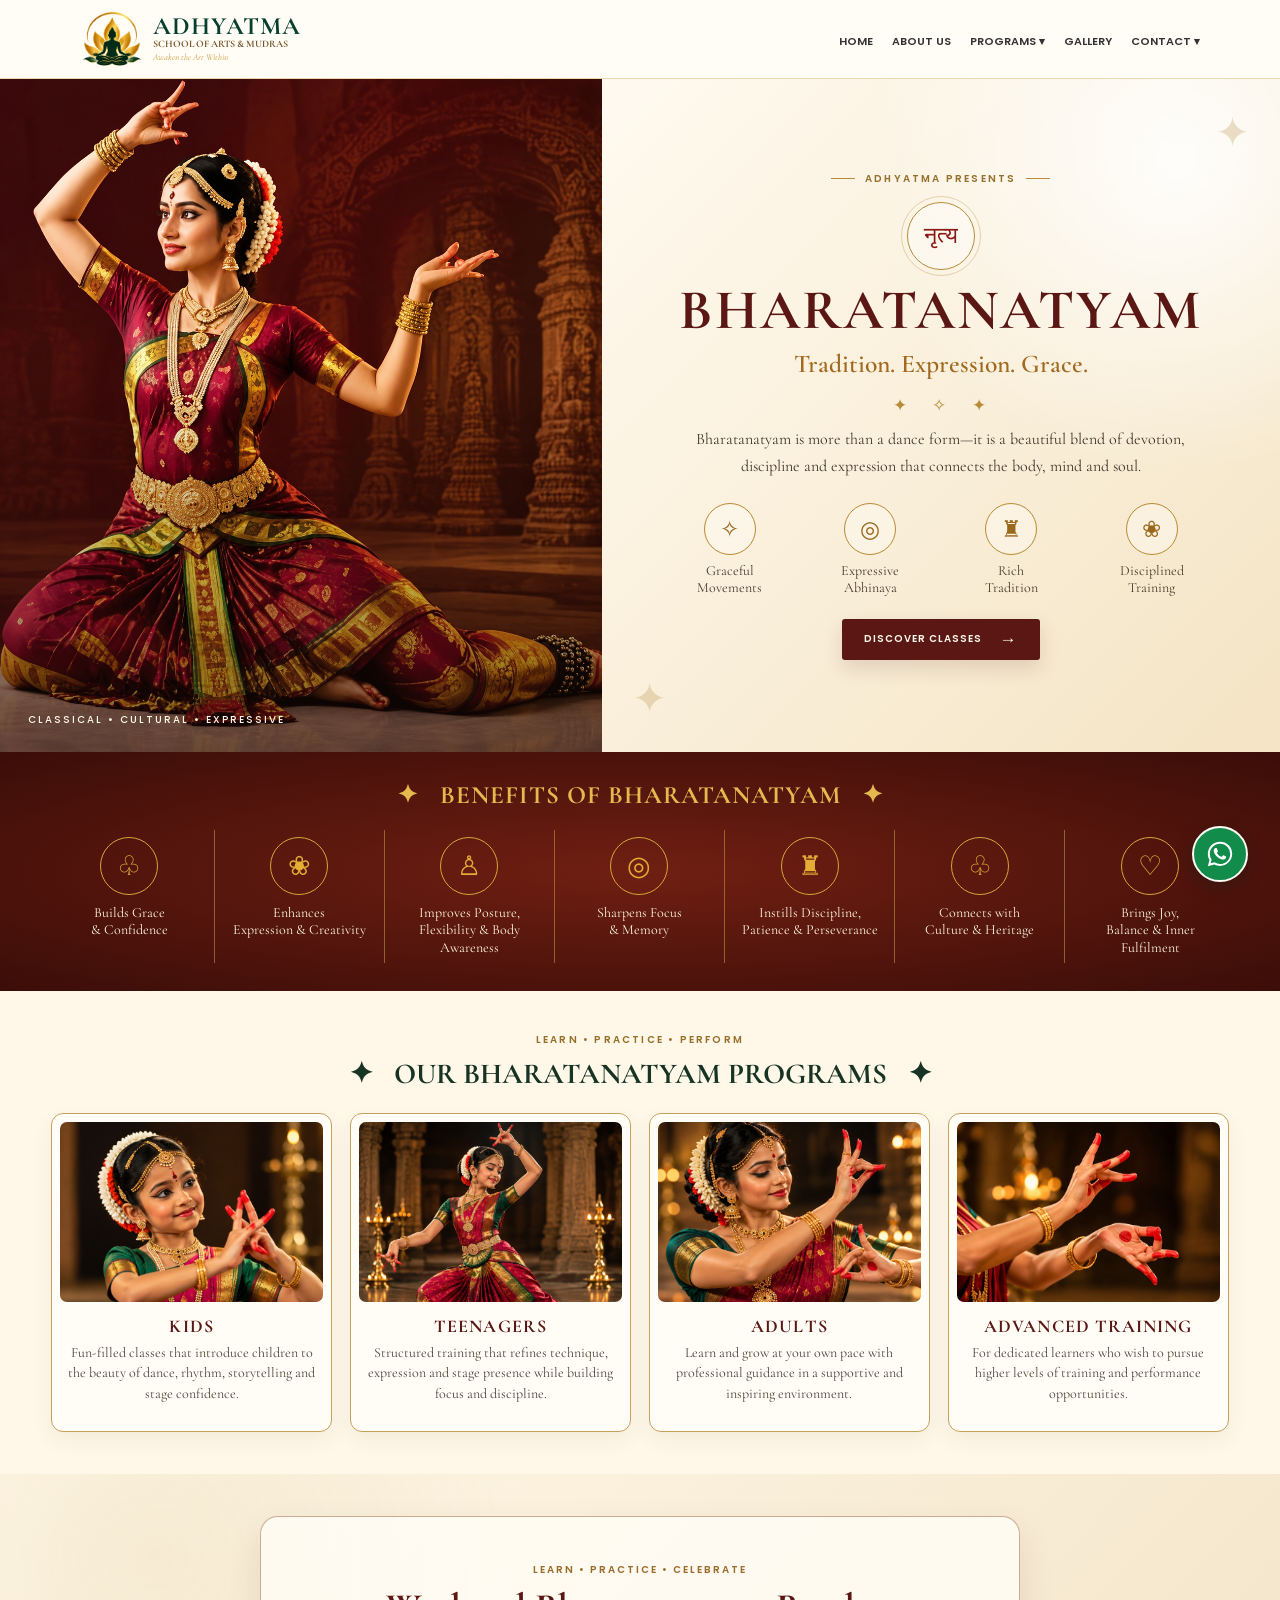
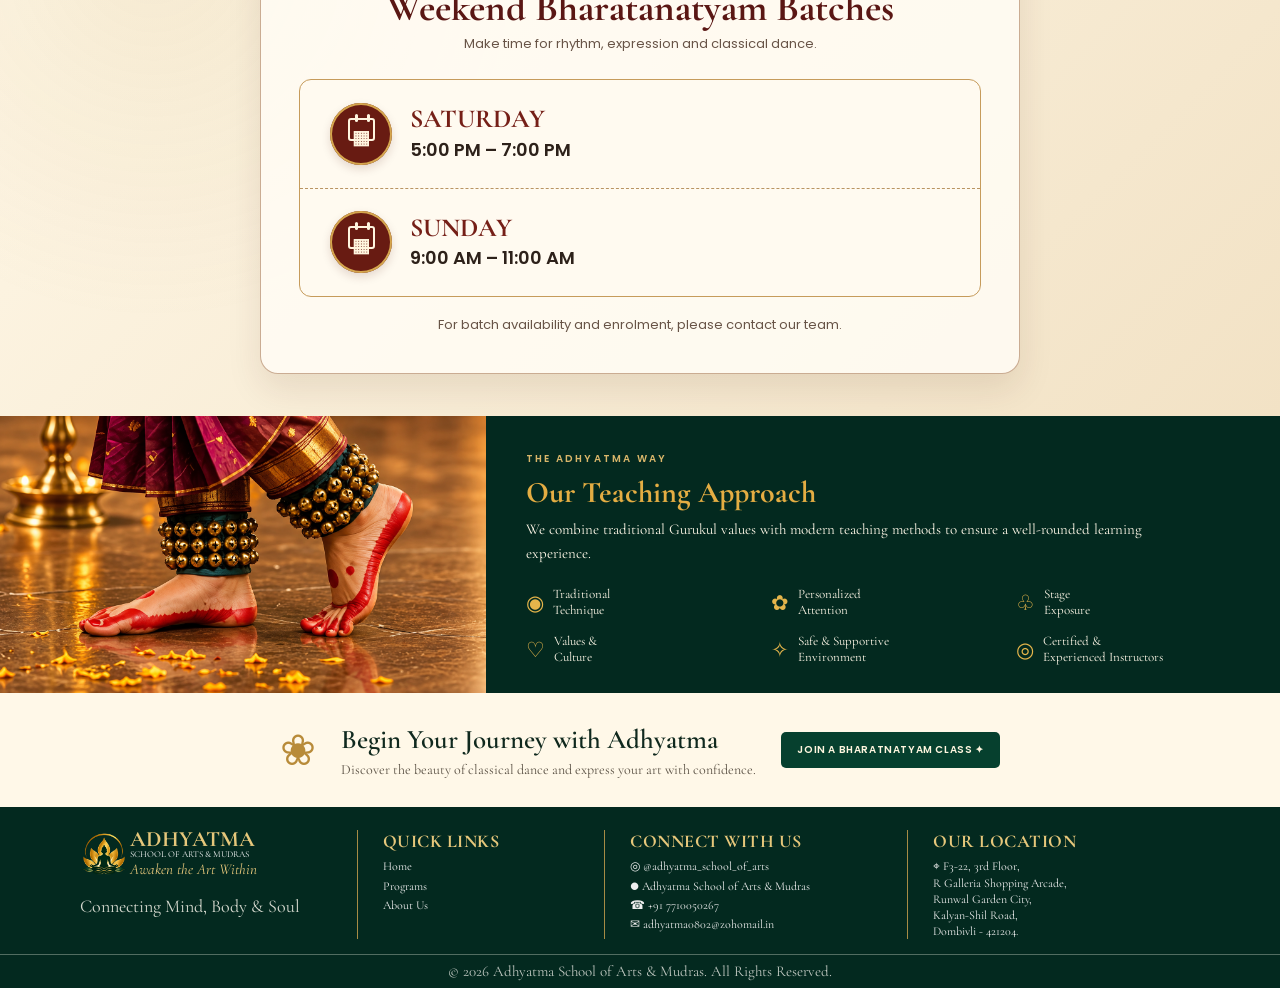
<file: bharatanatyam.html>
<!DOCTYPE html>
<html lang="en">

<head>
    <!-- Document metadata and shared/site-specific stylesheets -->
    <meta charset="UTF-8">
    <meta name="viewport" content="width=device-width, initial-scale=1.0">
    <title>Bharatanatyam | Adhyatma School of Arts &amp; Mudras</title>
    <link rel="preconnect" href="https://fonts.googleapis.com">
    <link rel="preconnect" href="https://fonts.gstatic.com" crossorigin>
    <link
        href="https://fonts.googleapis.com/css2?family=Cormorant+Garamond:wght@500;600;700&family=Poppins:wght@400;500;600;700&display=swap"
        rel="stylesheet">
    <link rel="stylesheet" href="style.css">
    <link rel="stylesheet" href="bharatanatyam.css">
</head>

<body>
    <!-- Shared site header and program navigation -->
    <header class="header">
        <div class="container navbar">
            <a href="index.html#home" class="logo">
                <img src="images/adhyatma_logo.png" alt="Adhyatma Logo">
                <div class="logo-text">
                    <h2>ADHYATMA</h2><span>SCHOOL OF ARTS &amp; MUDRAS</span><small>Awaken the Art Within</small>
                </div>
            </a>
            <button class="menu-btn" type="button" aria-label="Open menu" aria-expanded="false"
                onclick="toggleMenu()">☰</button>
            <nav class="nav-links" aria-label="Main navigation">
                <a href="index.html#home">HOME</a>
                <a href="about.html">ABOUT US</a>
                <div class="dropdown">
                    <a href="#" class="dropbtn" aria-haspopup="true">PROGRAMS ▾</a>
                    <div class="dropdown-menu">
                        <a href="yoga.html">YOGA</a>
                        <a href="bharatanatyam.html" class="active">BHARATANATYAM</a>
                        <a href="arts.html">ARTS</a>
                        <a href="instruments.html">INSTRUMENTS</a>
                    </div>
                </div>
                <a href="gallery.html">GALLERY</a>
                
                <div class="dropdown">
                    <a href="#" class="dropbtn" aria-haspopup="true">CONTACT ▾</a>
                    <div class="dropdown-menu">
                        <a href="https://wa.me/917710050267?text=Hello%20Adhyatma%20School%20of%20Arts%20%26%20Mudras%2C%20I%20would%20like%20to%20know%20more%20about%20your%20programs." target="_blank">WhatsApp</a>
                        <a href="https://forms.gle/Y6gcfh5QdWSYf93k7" target="_blank">Register</a>
                    </div>
                </div>
            </nav>
        </div>
    </header>

    <main>
        <!-- Hero: classical dance identity, message, and key learning pillars -->
        <section class="bharat-hero">
            <div class="bharat-photo">
                <img src="images/featured-bharatanatyam.png" alt="Bharatanatyam dancer in traditional costume">
                <span class="bharat-photo-label">CLASSICAL • CULTURAL • EXPRESSIVE</span>
            </div>
            <div class="bharat-copy">
                <div class="bharat-eyebrow"><span></span> ADHYATMA PRESENTS <span></span></div>
                <div class="bharat-seal">नृत्य</div>
                <h1>BHARATANATYAM</h1>
                <h2>Tradition. Expression. Grace.</h2>
                <div class="bharat-ornament">✦ &nbsp; ✧ &nbsp; ✦</div>
                <p>Bharatanatyam is more than a dance form—it is a beautiful blend of devotion, discipline and
                    expression that connects the body, mind and soul.</p>
                <div class="bharat-pillars">
                    <div><span>✧</span>
                        <p>Graceful<br>Movements</p>
                    </div>
                    <div><span>◎</span>
                        <p>Expressive<br>Abhinaya</p>
                    </div>
                    <div><span>♜</span>
                        <p>Rich<br>Tradition</p>
                    </div>
                    <div><span>❀</span>
                        <p>Disciplined<br>Training</p>
                    </div>
                </div>
                <a class="bharat-hero-cta" href="https://wa.me/917710050267?text=Hello%20Adhyatma%20School%20of%20Arts%20%26%20Mudras%2C%20I%20would%20like%20to%20know%20more%20about%20your%20programs." target="_blank">DISCOVER CLASSES <span>→</span></a>
            </div>
        </section>

        <!-- Benefits: physical, creative, cultural, and personal development -->
        <section class="bharat-benefits">
            <h2>✦ &nbsp; BENEFITS OF BHARATANATYAM &nbsp; ✦</h2>
            <div class="bharat-benefit-grid">
                <div><span>♧</span>
                    <p>Builds Grace<br>&amp; Confidence</p>
                </div>
                <div><span>❀</span>
                    <p>Enhances<br>Expression &amp; Creativity</p>
                </div>
                <div><span>♙</span>
                    <p>Improves Posture,<br>Flexibility &amp; Body Awareness</p>
                </div>
                <div><span>◎</span>
                    <p>Sharpens Focus<br>&amp; Memory</p>
                </div>
                <div><span>♜</span>
                    <p>Instills Discipline,<br>Patience &amp; Perseverance</p>
                </div>
                <div><span>♧</span>
                    <p>Connects with<br>Culture &amp; Heritage</p>
                </div>
                <div><span>♡</span>
                    <p>Brings Joy,<br>Balance &amp; Inner Fulfilment</p>
                </div>
            </div>
        </section>

        <!-- Age and experience-based Bharatanatyam learning options -->
        <section class="bharat-offerings" id="offerings">
            <div class="bharat-heading">
                <span class="section-kicker">LEARN • PRACTICE • PERFORM</span>
                <h2>✦ &nbsp; OUR BHARATANATYAM PROGRAMS &nbsp; ✦</h2>
            </div>
            <div class="bharat-cards">
                <article><img src="images/bharatnatyam-kids-programs.png" alt="Young Bharatanatyam learners">
                    <h3>KIDS</h3>
                    <p>Fun-filled classes that introduce children to the beauty of dance, rhythm, storytelling and stage
                        confidence.</p>
                </article>
                <article><img src="images/bharatnatyam-teenagers-programs.png" alt="Teenage dance learner">
                    <h3>TEENAGERS</h3>
                    <p>Structured training that refines technique, expression and stage presence while building focus
                        and discipline.</p>
                </article>
                <article><img src="images/bharatnatyam-adults-programs.png" alt="Adult dance learner">
                    <h3>ADULTS</h3>
                    <p>Learn and grow at your own pace with professional guidance in a supportive and inspiring
                        environment.</p>
                </article>
                <article><img src="images/bharatnatyam-advanced-programs.png" alt="Bharatanatyam performance">
                    <h3>ADVANCED TRAINING</h3>
                    <p>For dedicated learners who wish to pursue higher levels of training and performance
                        opportunities.</p>
                </article>
            </div>
        </section>


        <!-- Weekend class schedule based on the supplied timings -->
        <section class="bharat-schedule" id="schedule">
            <div class="bharat-schedule-panel">
                <div class="bharat-schedule-heading">
                    <span class="bharat-schedule-kicker">LEARN • PRACTICE • CELEBRATE</span>
                    <h2>Weekend Bharatanatyam Batches</h2>
                    <p>Make time for rhythm, expression and classical dance.</p>
                </div>
                <div class="bharat-weekend-list">
                    <article class="bharat-weekend-row">
                        <span class="bharat-calendar-icon" aria-hidden="true">
                            <span class="calendar-top"></span><span class="calendar-grid">▦</span>
                        </span>
                        <div class="bharat-weekend-details">
                            <h3>Saturday</h3>
                            <p>5:00 PM – 7:00 PM</p>
                        </div>
                    </article>
                    <article class="bharat-weekend-row">
                        <span class="bharat-calendar-icon" aria-hidden="true">
                            <span class="calendar-top"></span><span class="calendar-grid">▦</span>
                        </span>
                        <div class="bharat-weekend-details">
                            <h3>Sunday</h3>
                            <p>9:00 AM – 11:00 AM</p>
                        </div>
                    </article>
                </div>
                <p class="bharat-schedule-note">For batch availability and enrolment, please contact our team.</p>
            </div>
        </section>

        <!-- Teaching philosophy and learning experience -->
        <section class="bharat-approach">
            <div class="bharat-approach-image"><img src="images/bharatanatyam-approach.png"
                    alt="Traditional Bharatanatyam dance practice"></div>
            <div class="bharat-approach-copy">
                <span class="section-kicker">THE ADHYATMA WAY</span>
                <h2>Our Teaching Approach</h2>
                <p>We combine traditional Gurukul values with modern teaching methods to ensure a well-rounded learning
                    experience.</p>
                <div class="bharat-points">
                    <span>◉ <small>Traditional<br>Technique</small></span>
                    <span>✿ <small>Personalized<br>Attention</small></span>
                    <span>♧ <small>Stage<br>Exposure</small></span>
                    <span>♡ <small>Values &amp;<br>Culture</small></span>
                    <span>✧ <small>Safe &amp; Supportive<br>Environment</small></span>
                    <span>◎ <small>Certified &amp;<br>Experienced Instructors</small></span>
                </div>
            </div>
        </section>

        <!-- Closing invitation and enquiry links -->
        <section class="bharat-join">
            <span class="bharat-join-mark">❀</span>
            <div>
                <h2>Begin Your Journey with Adhyatma</h2>
                <p>Discover the beauty of classical dance and express your art with confidence.</p>
            </div>
            <a href="https://wa.me/917710050267?text=Hello%20Adhyatma%20School%20of%20Arts%20%26%20Mudras%2C%20I%20would%20like%20to%20know%20more%20about%20your%20programs." target="_blank">JOIN A BHARATNATYAM CLASS ✦</a>
        </section>
    </main>


<!-- =====================================================
     FOOTER
===================================================== -->
    <footer>
        <div class="container footer-grid">
            <div class="footer-brand">
                <img src="images/adhyatma_logo.png" alt="Adhyatma Logo">
                <div>
                    <strong>ADHYATMA</strong>
                    <span>SCHOOL OF ARTS &amp; MUDRAS</span>
                    <small>Awaken the Art Within</small>
                </div>
                <p>Connecting Mind, Body &amp; Soul</p>
            </div>

            <div class="footer-column">
                <h3>QUICK LINKS</h3>
                <a href="index.html#home">Home</a>
                <a href="index.html#programs">Programs</a>
                <a href="index.html#about">About Us</a>
            </div>

            <div class="footer-column">
                <h3>CONNECT WITH US</h3>
                <p>◎ @adhyatma_school_of_arts</p>
                <p>● Adhyatma School of Arts &amp; Mudras</p>
                <p>☎ +91 7710050267</p>
                <p>✉ adhyatma0802@zohomail.in</p>
            </div>

            <div class="footer-column location">
                <h3>OUR LOCATION</h3>
                <p>⌖ F3-22, 3rd Floor,<br>R Galleria Shopping Arcade,<br>Runwal Garden City,<br>Kalyan-Shil
                    Road,<br>Dombivli - 421204.</p>
            </div>
        </div>

        <div class="copyright">© 2026 Adhyatma School of Arts &amp; Mudras. All Rights Reserved.</div>
    </footer>


    <!-- Shared responsive navigation toggle -->
    <script>
        function toggleMenu() {
            const nav = document.querySelector('.nav-links');
            nav.classList.toggle('show');
            document.querySelector('.menu-btn').setAttribute('aria-expanded', nav.classList.contains('show'));
        }
    </script>
<a class="whatsapp-float" href="https://wa.me/917710050267?text=Hello%20Adhyatma%20School%20of%20Arts%20%26%20Mudras%2C%20I%20would%20like%20to%20know%20more%20about%20your%20programs." target="_blank" rel="noopener noreferrer" aria-label="Chat with Adhyatma on WhatsApp" title="Chat with us on WhatsApp">
    <svg viewBox="0 0 32 32" aria-hidden="true" focusable="false"><path fill="currentColor" d="M16.02 3C8.86 3 3.04 8.78 3.04 15.9c0 2.27.6 4.49 1.74 6.44L3 29l6.86-1.79a13.1 13.1 0 0 0 6.16 1.54h.01c7.15 0 12.97-5.79 12.97-12.9A12.8 12.8 0 0 0 16.02 3zm0 23.55h-.01a10.9 10.9 0 0 1-5.55-1.51l-.4-.24-4.07 1.06 1.09-3.94-.26-.41a10.65 10.65 0 0 1-1.66-5.61c0-5.96 4.89-10.81 10.87-10.81 2.9 0 5.63 1.13 7.68 3.18a10.7 10.7 0 0 1 3.18 7.64c0 5.96-4.88 10.81-10.87 10.81zm5.97-8.1c-.33-.16-1.94-.95-2.24-1.06-.3-.11-.52-.16-.74.16-.22.33-.85 1.06-1.04 1.28-.19.22-.38.25-.71.08-.33-.16-1.4-.51-2.66-1.63-.98-.87-1.64-1.94-1.83-2.27-.19-.33-.02-.51.14-.67.15-.15.33-.38.49-.57.16-.19.22-.33.33-.55.11-.22.06-.41-.03-.57-.08-.16-.74-1.77-1.01-2.42-.27-.64-.54-.55-.74-.56h-.63c-.22 0-.57.08-.87.41-.3.33-1.14 1.11-1.14 2.71s1.17 3.14 1.33 3.36c.16.22 2.3 3.5 5.57 4.91.78.34 1.39.55 1.86.7.78.25 1.49.22 2.05.13.63-.09 1.94-.79 2.21-1.55.27-.76.27-1.41.19-1.55-.08-.14-.3-.22-.63-.38z"/></svg>
</a>
</body>

</html>
</file>
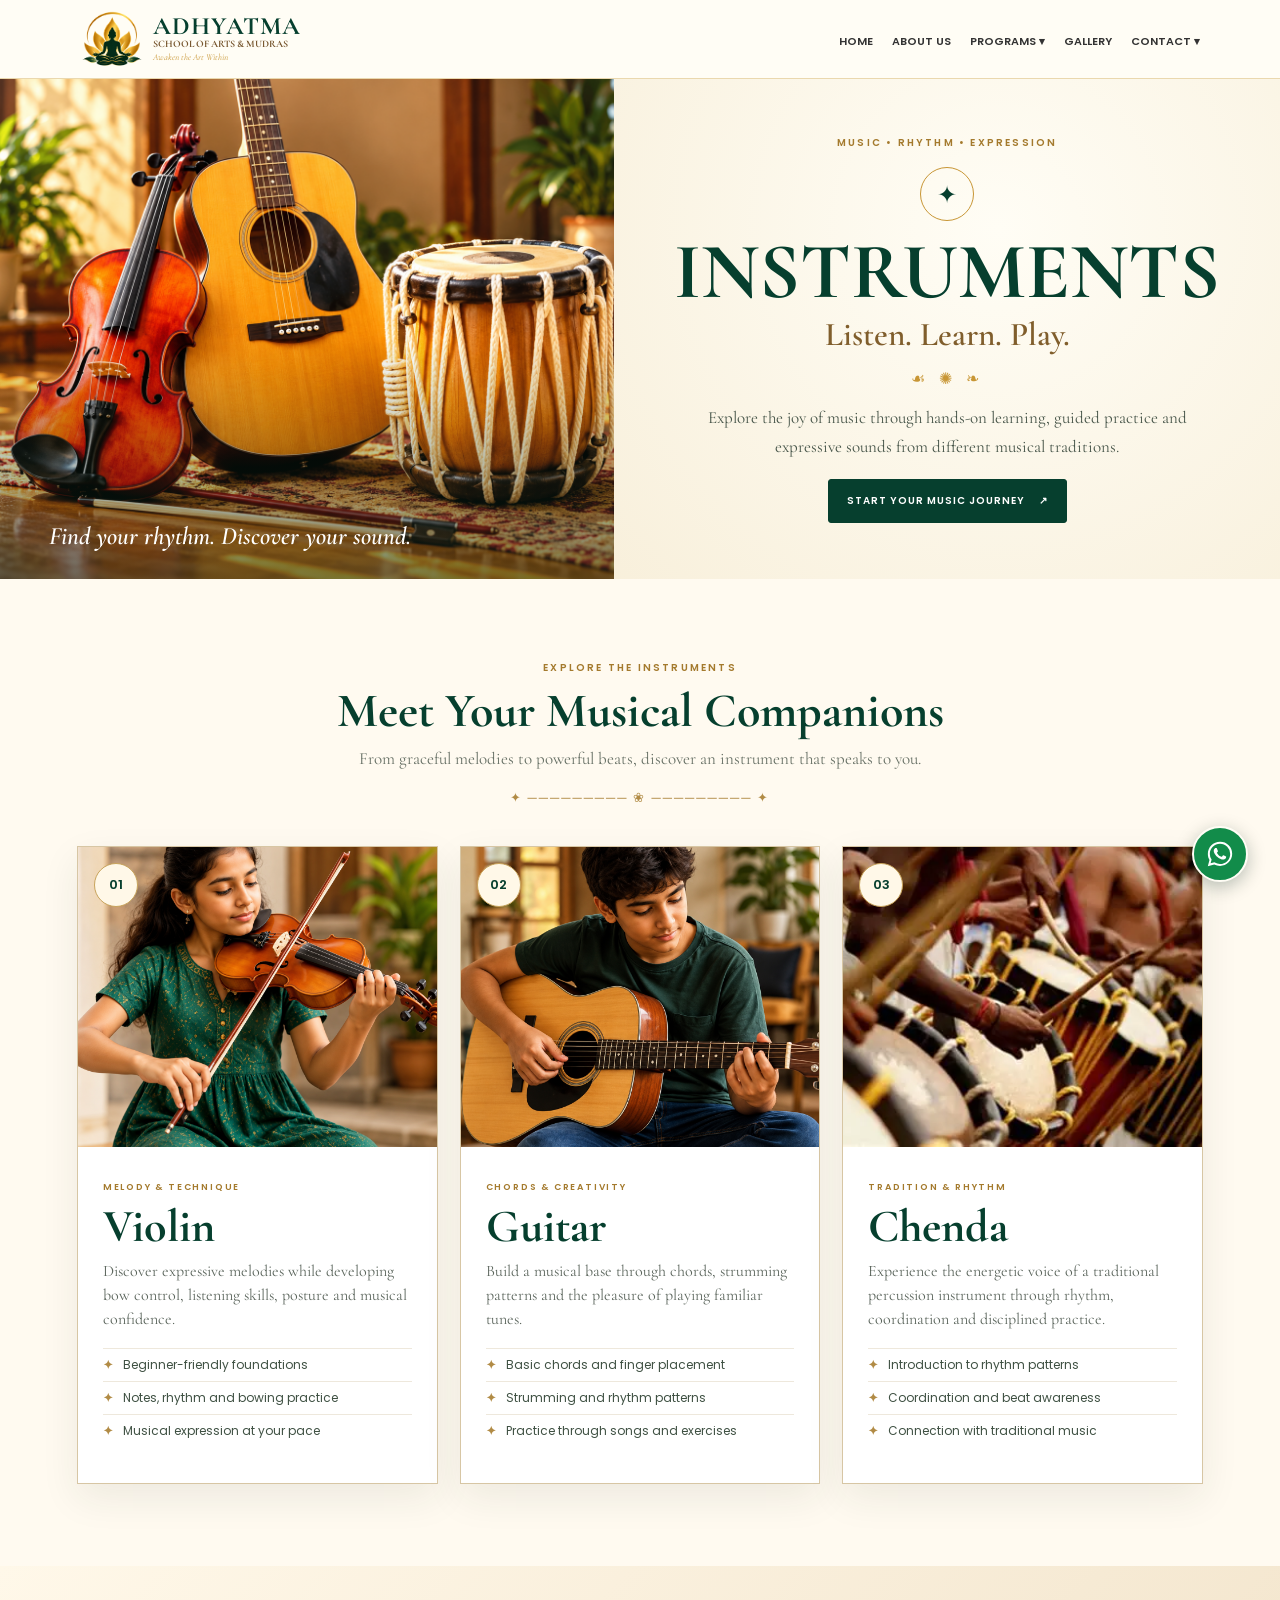
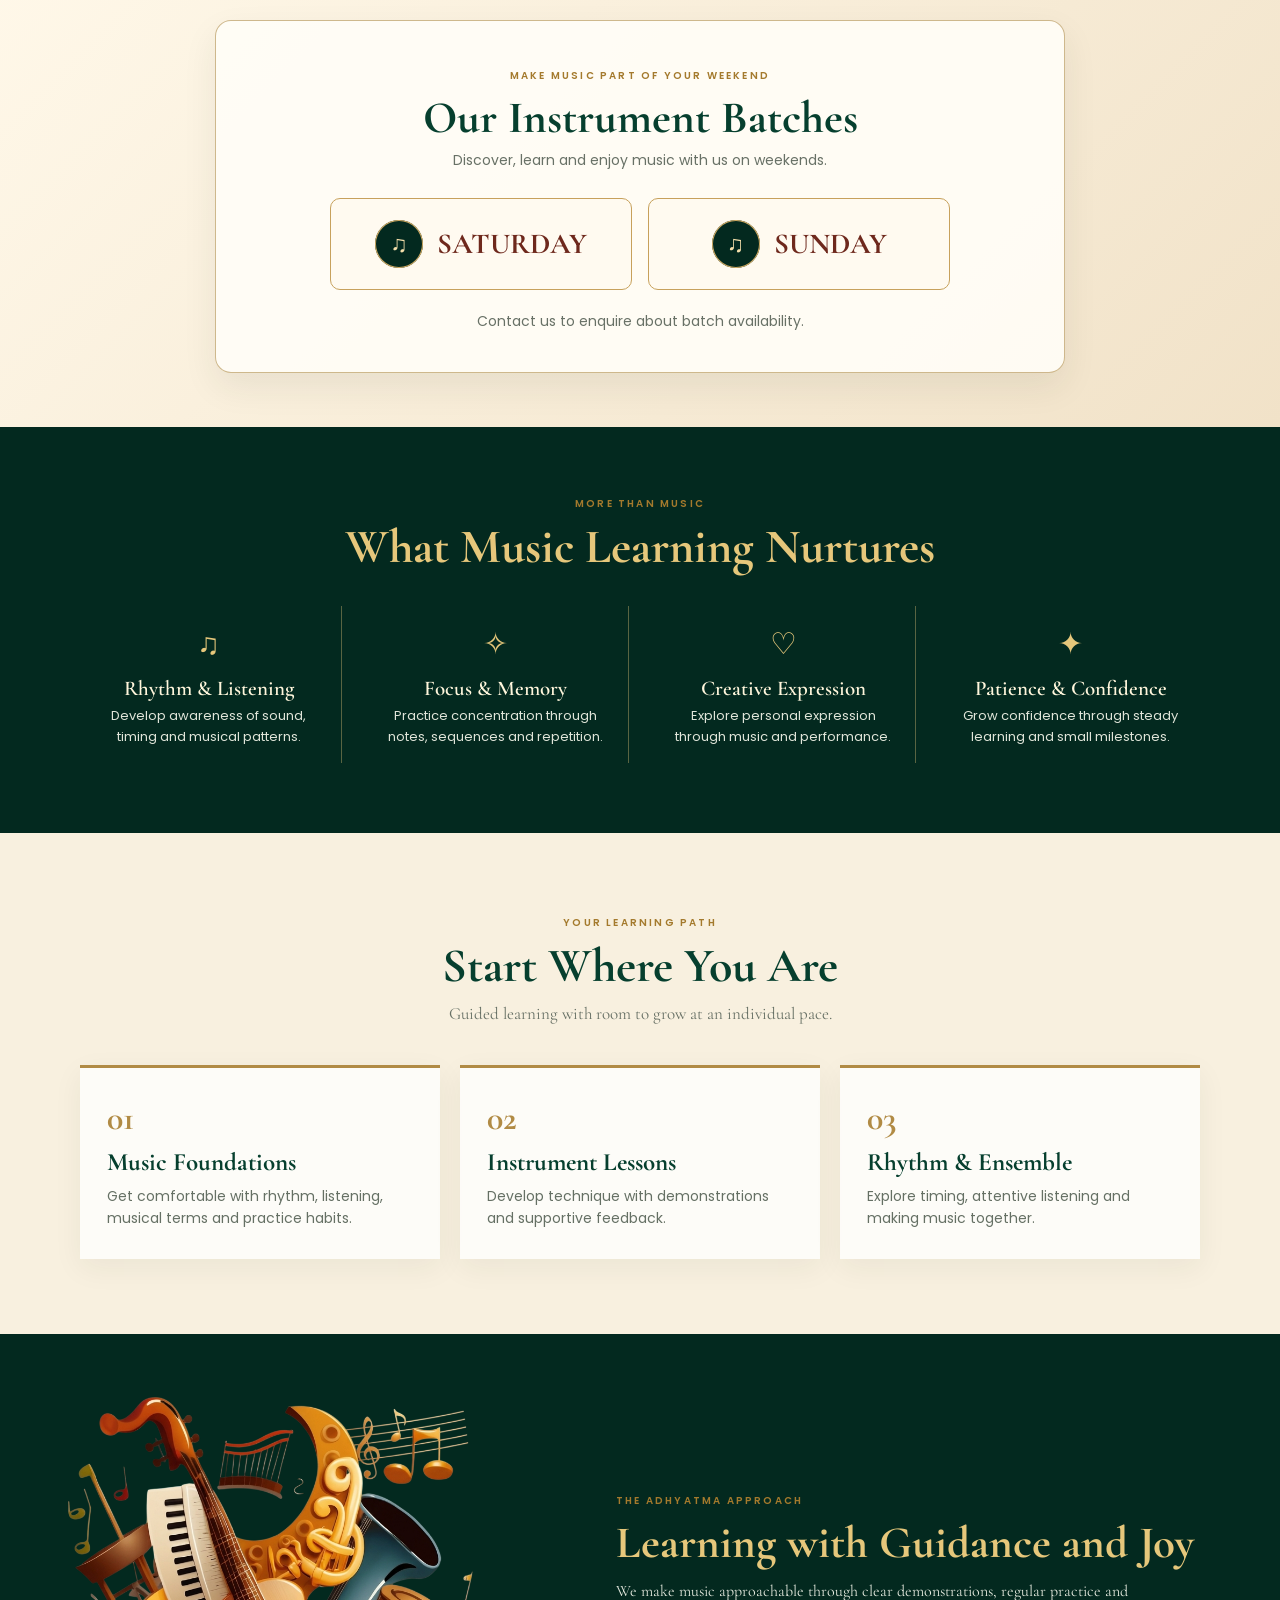
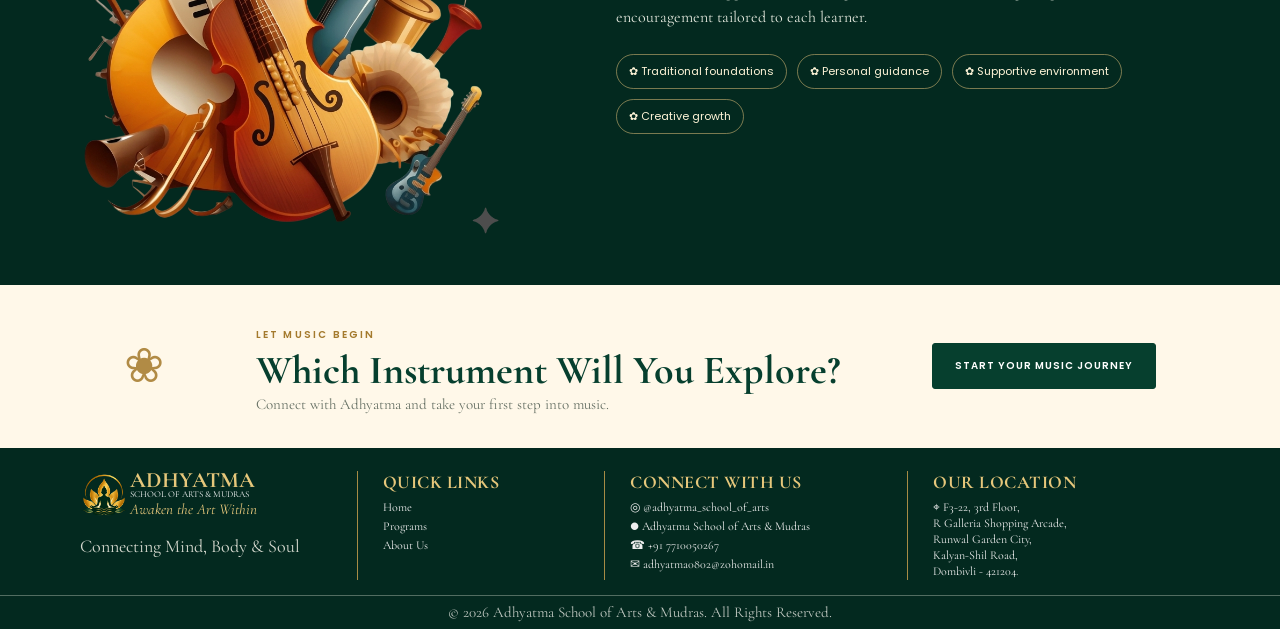
<file: instruments.html>
<!DOCTYPE html>
<!-- Instruments page; shared header/footer styling comes from style.css. -->
<html lang="en">

<head>
    <meta charset="UTF-8">
    <meta name="viewport" content="width=device-width, initial-scale=1.0">
    <title>Instruments | Adhyatma School of Arts &amp; Mudras</title>
    <link rel="preconnect" href="https://fonts.googleapis.com">
    <link rel="preconnect" href="https://fonts.gstatic.com" crossorigin>
    <link
        href="https://fonts.googleapis.com/css2?family=Cormorant+Garamond:wght@500;600;700&family=Poppins:wght@400;500;600;700&display=swap"
        rel="stylesheet">
    <link rel="stylesheet" href="style.css">
    <link rel="stylesheet" href="instruments.css">
</head>

<body>
    <header class="header">
        <div class="container navbar">
            <a href="index.html#home" class="logo"><img src="images/adhyatma_logo.png" alt="Adhyatma Logo">
                <div class="logo-text">
                    <h2>ADHYATMA</h2><span>SCHOOL OF ARTS &amp; MUDRAS</span><small>Awaken the Art Within</small>
                </div>
            </a>
            <button class="menu-btn" type="button" aria-label="Open menu" aria-expanded="false"
                onclick="toggleMenu()">☰</button>
            <nav class="nav-links" aria-label="Main navigation">
                <a href="index.html#home">HOME</a><a href="about.html">ABOUT US</a>
                <div class="dropdown"><a href="#" class="dropbtn" aria-haspopup="true">PROGRAMS ▾</a>
                    <div class="dropdown-menu"><a href="yoga.html">YOGA</a><a
                            href="bharatanatyam.html">BHARATANATYAM</a><a href="arts.html">ARTS</a><a
                            href="instruments.html" class="active">INSTRUMENTS</a></div>
                </div>
                <a href="gallery.html">GALLERY</a>
                <div class="dropdown">
                    <a href="#" class="dropbtn" aria-haspopup="true">CONTACT ▾</a>
                    <div class="dropdown-menu">
                        <a href="https://wa.me/917710050267?text=Hello%20Adhyatma%20School%20of%20Arts%20%26%20Mudras%2C%20I%20would%20like%20to%20know%20more%20about%20your%20programs." target="_blank">WhatsApp</a>
                        <a href="https://forms.gle/Y6gcfh5QdWSYf93k7" target="_blank">Register</a>
                    </div>
                </div>
            </nav>
        </div>
    </header>

    <main class="program-detail instruments-detail">
        <section class="instrument-hero">
            <div class="instrument-hero-image"><img src="images/instruments.png"
                    alt="Music and instrument learning at Adhyatma"><span class="image-caption">Find your rhythm.
                    Discover your sound.</span></div>
            <div class="instrument-hero-copy"><span class="eyebrow">MUSIC • RHYTHM • EXPRESSION</span>
                <div class="hero-star">✦</div>
                <h1>INSTRUMENTS</h1>
                <h2>Listen. Learn. Play.</h2>
                <div class="hero-ornament">☙ ✺ ❧</div>
                <p>Explore the joy of music through hands-on learning, guided practice and expressive sounds from
                    different musical traditions.</p><a class="instrument-primary-btn" href="https://wa.me/917710050267?text=Hello%20Adhyatma%20School%20of%20Arts%20%26%20Mudras%2C%20I%20would%20like%20to%20know%20more%20about%20your%20programs." target="_blank">
                START YOUR MUSIC JOURNEY <span>↗</span></a>
            </div>
        </section>

        <section class="featured-instruments">
            <div class="section-intro"><span class="eyebrow">EXPLORE THE INSTRUMENTS</span>
                <h2>Meet Your Musical Companions</h2>
                <p>From graceful melodies to powerful beats, discover an instrument that speaks to you.</p>
                <div class="section-flourish">✦ ───────── ❀ ───────── ✦</div>
            </div>
            <div class="instrument-feature-grid">
                <article class="instrument-feature">
                    <div class="feature-photo"><img src="images/instruments-violin.png" alt="Violin"><span
                            class="feature-number">01</span></div>
                    <div class="feature-content"><span class="feature-kicker">MELODY &amp; TECHNIQUE</span>
                        <h3>Violin</h3>
                        <p>Discover expressive melodies while developing bow control, listening skills, posture and
                            musical confidence.</p>
                        <ul>
                            <li>Beginner-friendly foundations</li>
                            <li>Notes, rhythm and bowing practice</li>
                            <li>Musical expression at your pace</li>
                        </ul>
                    </div>
                </article>
                <article class="instrument-feature">
                    <div class="feature-photo"><img src="images/instruments-guitar.png" alt="Guitar"><span
                            class="feature-number">02</span></div>
                    <div class="feature-content"><span class="feature-kicker">CHORDS &amp; CREATIVITY</span>
                        <h3>Guitar</h3>
                        <p>Build a musical base through chords, strumming patterns and the pleasure of playing familiar
                            tunes.</p>
                        <ul>
                            <li>Basic chords and finger placement</li>
                            <li>Strumming and rhythm patterns</li>
                            <li>Practice through songs and exercises</li>
                        </ul>
                    </div>
                </article>
                <article class="instrument-feature">
                    <div class="feature-photo"><img src="images/instruments-chenda.png"
                            alt="Traditional Chenda drum"><span class="feature-number">03</span></div>
                    <div class="feature-content"><span class="feature-kicker">TRADITION &amp; RHYTHM</span>
                        <h3>Chenda</h3>
                        <p>Experience the energetic voice of a traditional percussion instrument through rhythm,
                            coordination and disciplined practice.</p>
                        <ul>
                            <li>Introduction to rhythm patterns</li>
                            <li>Coordination and beat awareness</li>
                            <li>Connection with traditional music</li>
                        </ul>
                    </div>
                </article>
            </div>
        </section>


        <!-- Weekend batch information: display days only, without class timings. -->
        <section class="instrument-weekend-batches" id="weekend-batches">
            <div class="instrument-weekend-panel">
                <span class="eyebrow">MAKE MUSIC PART OF YOUR WEEKEND</span>
                <h2>Our Instrument Batches</h2>
                <p class="weekend-intro">Discover, learn and enjoy music with us on weekends.</p>
                <div class="instrument-weekend-days">
                    <article class="instrument-weekend-day">
                        <span class="weekend-day-icon" aria-hidden="true">♫</span>
                        <h3>Saturday</h3>
                    </article>
                    <article class="instrument-weekend-day">
                        <span class="weekend-day-icon" aria-hidden="true">♫</span>
                        <h3>Sunday</h3>
                    </article>
                </div>
                <p class="weekend-note">Contact us to enquire about batch availability.</p>
            </div>
        </section>

        <section class="music-benefits">
            <div class="benefits-heading"><span class="eyebrow">MORE THAN MUSIC</span>
                <h2>What Music Learning Nurtures</h2>
            </div>
            <div class="benefit-items">
                <div><span>♫</span>
                    <h3>Rhythm &amp; Listening</h3>
                    <p>Develop awareness of sound, timing and musical patterns.</p>
                </div>
                <div><span>✧</span>
                    <h3>Focus &amp; Memory</h3>
                    <p>Practice concentration through notes, sequences and repetition.</p>
                </div>
                <div><span>♡</span>
                    <h3>Creative Expression</h3>
                    <p>Explore personal expression through music and performance.</p>
                </div>
                <div><span>✦</span>
                    <h3>Patience &amp; Confidence</h3>
                    <p>Grow confidence through steady learning and small milestones.</p>
                </div>
            </div>
        </section>

        <section class="music-pathways">
            <div class="section-intro"><span class="eyebrow">YOUR LEARNING PATH</span>
                <h2>Start Where You Are</h2>
                <p>Guided learning with room to grow at an individual pace.</p>
            </div>
            <div class="pathway-grid">
                <article><span class="path-icon">01</span>
                    <h3>Music Foundations</h3>
                    <p>Get comfortable with rhythm, listening, musical terms and practice habits.</p>
                </article>
                <article><span class="path-icon">02</span>
                    <h3>Instrument Lessons</h3>
                    <p>Develop technique with demonstrations and supportive feedback.</p>
                </article>
                <article><span class="path-icon">03</span>
                    <h3>Rhythm &amp; Ensemble</h3>
                    <p>Explore timing, attentive listening and making music together.</p>
                </article>
            </div>
        </section>

        <section class="music-approach">
            <div class="approach-image"><img src="images/instrumetns-approach.png" alt="Guided music practice"></div>
            <div class="approach-copy"><span class="eyebrow">THE ADHYATMA APPROACH</span>
                <h2>Learning with Guidance and Joy</h2>
                <p>We make music approachable through clear demonstrations, regular practice and encouragement tailored
                    to each learner.</p>
                <div class="approach-tags"><span>✿ Traditional foundations</span><span>✿ Personal guidance</span><span>✿
                        Supportive environment</span><span>✿ Creative growth</span></div>
            </div>
        </section>

        <section class="instrument-cta"><span class="cta-flower">❀</span>
            <div><span class="eyebrow">LET MUSIC BEGIN</span>
                <h2>Which Instrument Will You Explore?</h2>
                <p>Connect with Adhyatma and take your first step into music.</p>
            </div><a href="https://wa.me/917710050267?text=Hello%20Adhyatma%20School%20of%20Arts%20%26%20Mudras%2C%20I%20would%20like%20to%20know%20more%20about%20your%20programs." target="_blank">START YOUR MUSIC JOURNEY</a>
        </section>
    </main>

    <footer>
        <div class="container footer-grid">
            <div class="footer-brand"><img src="images/adhyatma_logo.png" alt="Adhyatma Logo">
                <div><strong>ADHYATMA</strong><span>SCHOOL OF ARTS &amp; MUDRAS</span><small>Awaken the Art
                        Within</small></div>
                <p>Connecting Mind, Body &amp; Soul</p>
            </div>
            <div class="footer-column">
                <h3>QUICK LINKS</h3><a href="index.html#home">Home</a><a href="index.html#programs">Programs</a><a
                    href="index.html#about">About Us</a>
            </div>
            <div class="footer-column">
                <h3>CONNECT WITH US</h3>
                <p>◎ @adhyatma_school_of_arts</p>
                <p>● Adhyatma School of Arts &amp; Mudras</p>
                <p>☎ +91 7710050267</p>
                <p>✉ adhyatma0802@zohomail.in</p>
            </div>
            <div class="footer-column location">
                <h3>OUR LOCATION</h3>
                <p>⌖ F3-22, 3rd Floor,<br>R Galleria Shopping Arcade,<br>Runwal Garden City,<br>Kalyan-Shil
                    Road,<br>Dombivli - 421204.</p>
            </div>
        </div>
        <div class="copyright">© 2026 Adhyatma School of Arts &amp; Mudras. All Rights Reserved.</div>
    </footer>
    <script>
        // Mobile navigation toggle, matching the shared site's menu behavior.
        function toggleMenu() { const nav = document.querySelector('.nav-links'); const btn = document.querySelector('.menu-btn'); nav.classList.toggle('show'); btn.setAttribute('aria-expanded', nav.classList.contains('show')); }
    </script>
<a class="whatsapp-float" href="https://wa.me/917710050267?text=Hello%20Adhyatma%20School%20of%20Arts%20%26%20Mudras%2C%20I%20would%20like%20to%20know%20more%20about%20your%20programs." target="_blank" rel="noopener noreferrer" aria-label="Chat with Adhyatma on WhatsApp" title="Chat with us on WhatsApp">
    <svg viewBox="0 0 32 32" aria-hidden="true" focusable="false"><path fill="currentColor" d="M16.02 3C8.86 3 3.04 8.78 3.04 15.9c0 2.27.6 4.49 1.74 6.44L3 29l6.86-1.79a13.1 13.1 0 0 0 6.16 1.54h.01c7.15 0 12.97-5.79 12.97-12.9A12.8 12.8 0 0 0 16.02 3zm0 23.55h-.01a10.9 10.9 0 0 1-5.55-1.51l-.4-.24-4.07 1.06 1.09-3.94-.26-.41a10.65 10.65 0 0 1-1.66-5.61c0-5.96 4.89-10.81 10.87-10.81 2.9 0 5.63 1.13 7.68 3.18a10.7 10.7 0 0 1 3.18 7.64c0 5.96-4.88 10.81-10.87 10.81zm5.97-8.1c-.33-.16-1.94-.95-2.24-1.06-.3-.11-.52-.16-.74.16-.22.33-.85 1.06-1.04 1.28-.19.22-.38.25-.71.08-.33-.16-1.4-.51-2.66-1.63-.98-.87-1.64-1.94-1.83-2.27-.19-.33-.02-.51.14-.67.15-.15.33-.38.49-.57.16-.19.22-.33.33-.55.11-.22.06-.41-.03-.57-.08-.16-.74-1.77-1.01-2.42-.27-.64-.54-.55-.74-.56h-.63c-.22 0-.57.08-.87.41-.3.33-1.14 1.11-1.14 2.71s1.17 3.14 1.33 3.36c.16.22 2.3 3.5 5.57 4.91.78.34 1.39.55 1.86.7.78.25 1.49.22 2.05.13.63-.09 1.94-.79 2.21-1.55.27-.76.27-1.41.19-1.55-.08-.14-.3-.22-.63-.38z"/></svg>
</a>
</body>

</html>
</file>
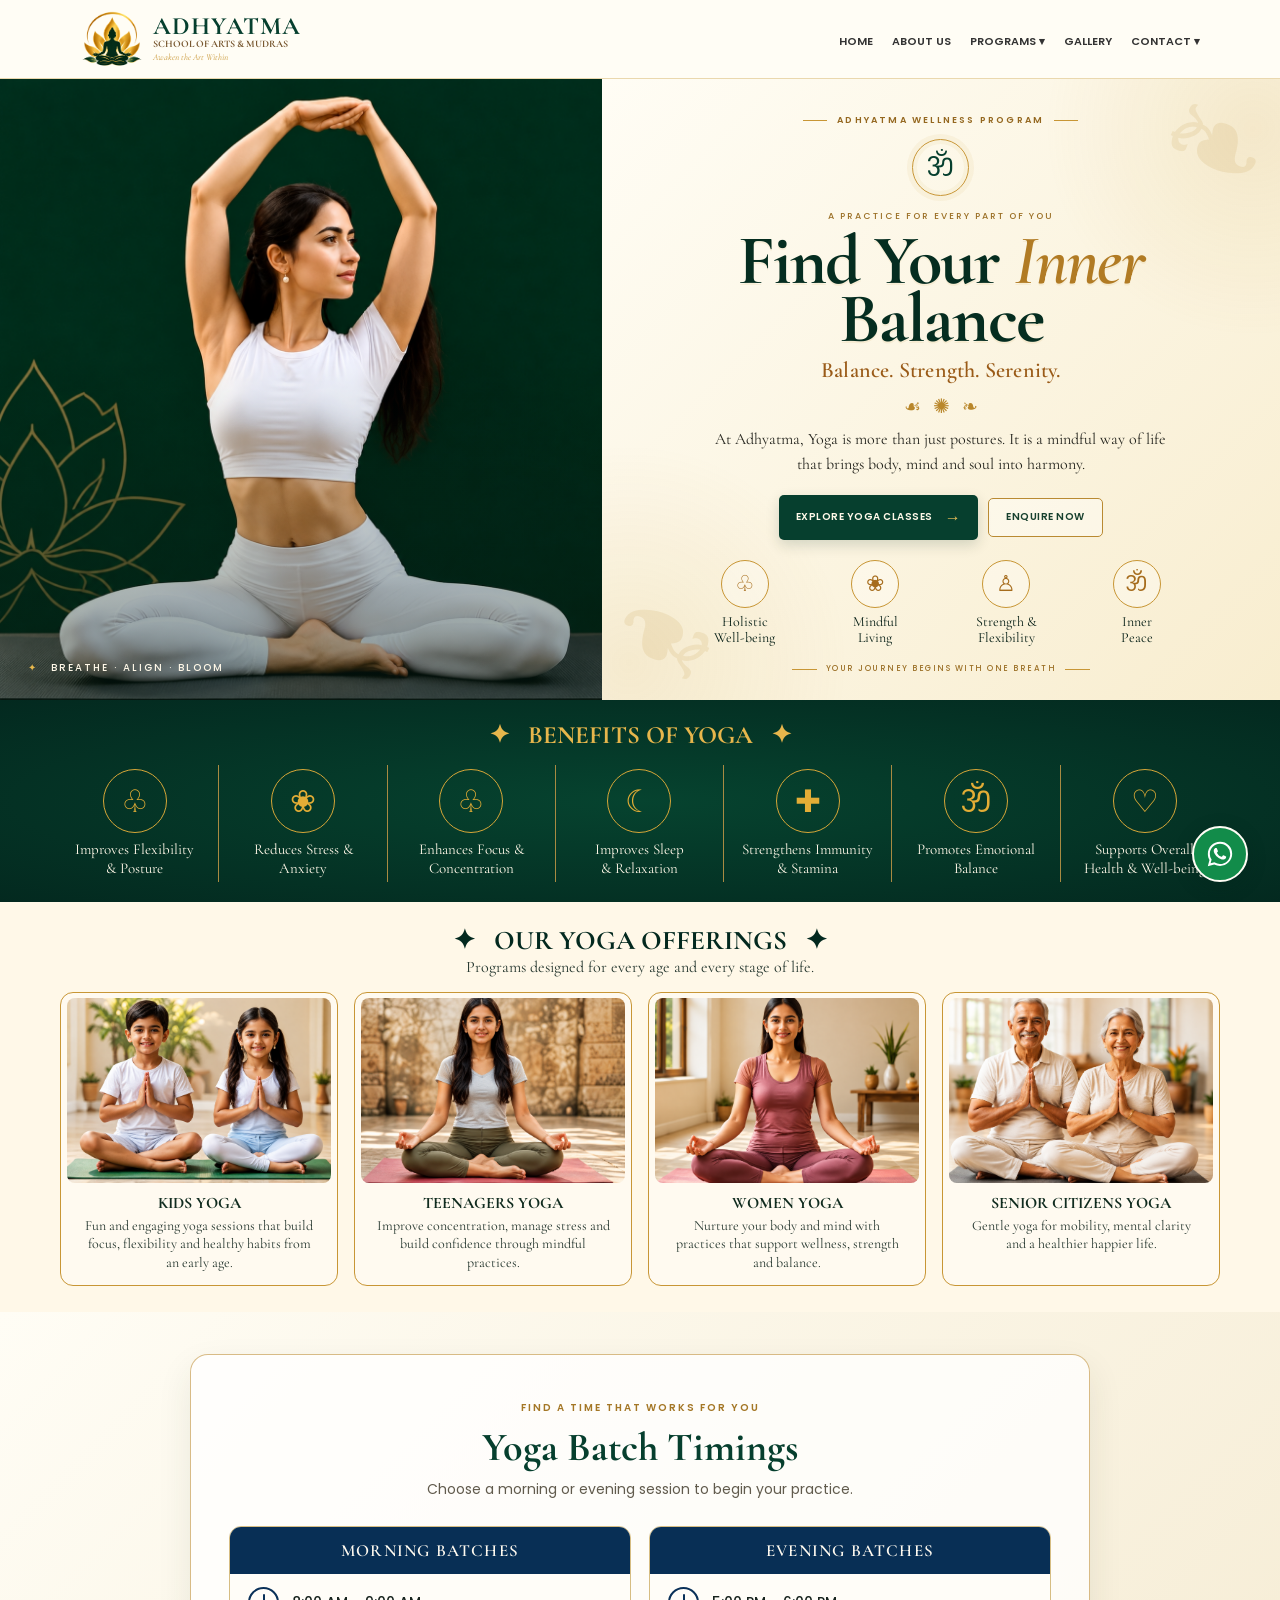
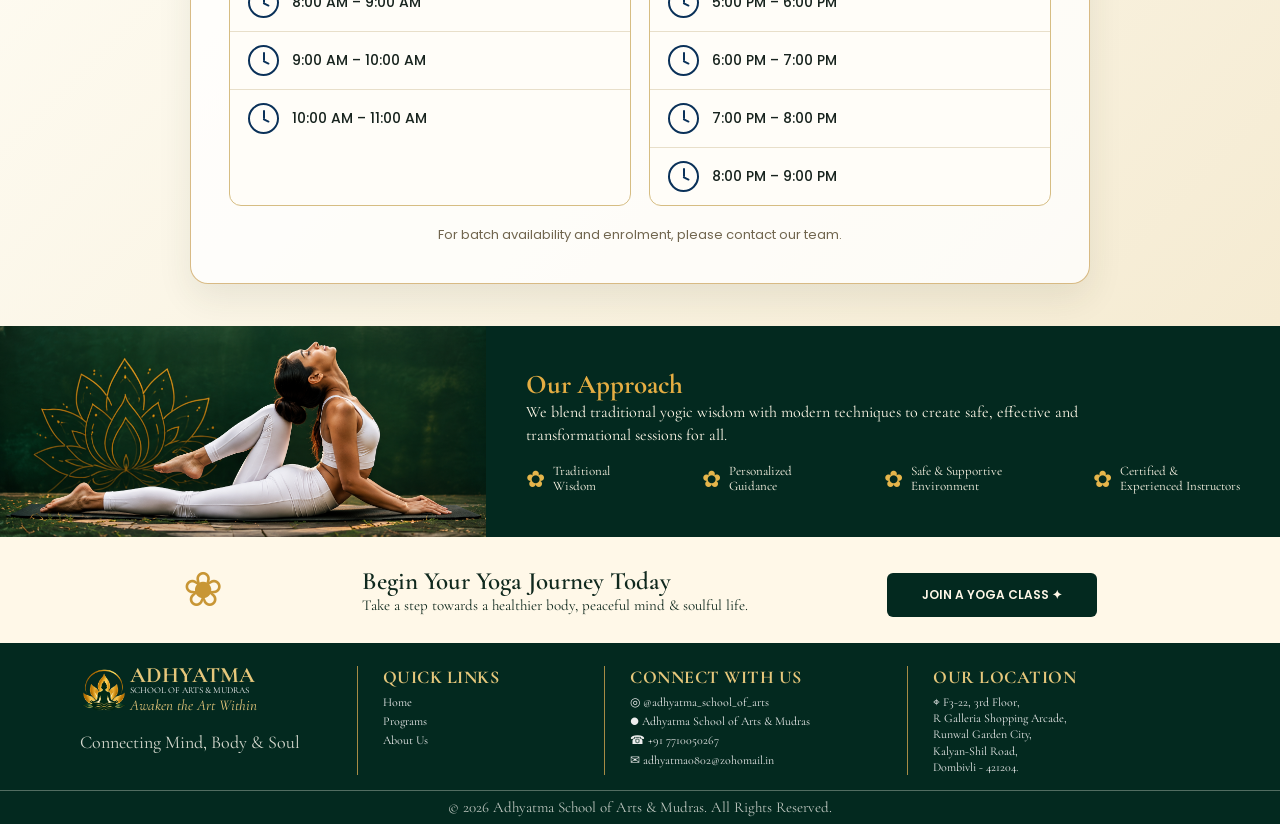
<file: yoga.html>
<!DOCTYPE html>
<html lang="en">
<head>
    <!-- Document metadata and shared brand typography -->
    <meta charset="UTF-8">
    <meta name="viewport" content="width=device-width, initial-scale=1.0">
    <title>Yoga | Adhyatma School of Arts &amp; Mudras</title>
    <link rel="preconnect" href="https://fonts.googleapis.com">
    <link rel="preconnect" href="https://fonts.gstatic.com" crossorigin>
    <link href="https://fonts.googleapis.com/css2?family=Cormorant+Garamond:wght@500;600;700&family=Poppins:wght@400;500;600;700&display=swap" rel="stylesheet">
    <!-- Shared site styling first, then Yoga page-specific styles -->
    <link rel="stylesheet" href="style.css">
    <link rel="stylesheet" href="yoga.css">
</head>
<body>
    <!-- Shared navigation -->
    <header class="header">
        <div class="container navbar">
            <a href="index.html#home" class="logo">
                <img src="images/adhyatma_logo.png" alt="Adhyatma Logo">
                <div class="logo-text"><h2>ADHYATMA</h2><span>SCHOOL OF ARTS &amp; MUDRAS</span><small>Awaken the Art Within</small></div>
            </a>
            <button class="menu-btn" type="button" aria-label="Open menu" aria-expanded="false" onclick="toggleMenu()">☰</button>
            <nav class="nav-links" aria-label="Main navigation">
                <a href="index.html#home">HOME</a>
                <a href="about.html">ABOUT US</a>
                <div class="dropdown">
                    <a href="#" class="dropbtn" aria-haspopup="true">PROGRAMS ▾</a>
                    <div class="dropdown-menu">
                        <a href="yoga.html" class="active">YOGA</a>
                        <a href="bharatanatyam.html">BHARATANATYAM</a>
                        <a href="arts.html">ARTS</a>
                        <a href="instruments.html">INSTRUMENTS</a>
                    </div>
                </div>
                <a href="gallery.html">GALLERY</a>
                
                <div class="dropdown">
                    <a href="#" class="dropbtn" aria-haspopup="true">CONTACT ▾</a>
                    <div class="dropdown-menu">
                        <a href="https://wa.me/917710050267?text=Hello%20Adhyatma%20School%20of%20Arts%20%26%20Mudras%2C%20I%20would%20like%20to%20know%20more%20about%20your%20programs." target="_blank">WhatsApp</a>
                        <a href="https://forms.gle/Y6gcfh5QdWSYf93k7" target="_blank">Register</a>
                    </div>
                </div>
            </nav>
        </div>
    </header>

    <main>
        <!-- Yoga hero -->
        <section class="yoga-hero">
            <div class="yoga-hero-photo">
                <img src="images/featured-yoga.png" alt="A woman practicing seated meditation outdoors">
                <div class="hero-photo-caption"><span>✦</span> BREATHE · ALIGN · BLOOM</div>
            </div>
            <div class="yoga-hero-copy">
                <div class="hero-kicker"><span></span> ADHYATMA WELLNESS PROGRAM <span></span></div>
                <div class="yoga-emblem" aria-hidden="true">ॐ</div>
                <p class="hero-overline">A PRACTICE FOR EVERY PART OF YOU</p>
                <h1>Find Your <em>Inner</em><br>Balance</h1>
                <h2>Balance. Strength. Serenity.</h2>
                <div class="ornament"><span>☙</span> ✺ <span>❧</span></div>
                <p class="hero-description">At Adhyatma, Yoga is more than just postures. It is a mindful way of life that brings body, mind and soul into harmony.</p>
                <div class="hero-actions">
                    <a class="hero-primary">EXPLORE YOGA CLASSES <span>→</span></a>
                    <a class="hero-secondary" href="https://wa.me/917710050267?text=Hello%20Adhyatma%20School%20of%20Arts%20%26%20Mudras%2C%20I%20would%20like%20to%20know%20more%20about%20your%20programs." target="_blank">ENQUIRE NOW</a>
                </div>
                <div class="yoga-pillars">
                    <div><span>♧</span><p>Holistic<br>Well-being</p></div>
                    <div><span>❀</span><p>Mindful<br>Living</p></div>
                    <div><span>♙</span><p>Strength &amp;<br>Flexibility</p></div>
                    <div><span>ॐ</span><p>Inner<br>Peace</p></div>
                </div>
                <div class="hero-bottom-note"><span></span> YOUR JOURNEY BEGINS WITH ONE BREATH <span></span></div>
            </div>
        </section>

        <!-- Benefits of regular yoga practice -->
        <section class="yoga-benefits">
            <h2>✦ &nbsp; BENEFITS OF YOGA &nbsp; ✦</h2>
            <div class="yoga-benefit-grid">
                <div><span>♧</span><p>Improves Flexibility<br>&amp; Posture</p></div>
                <div><span>❀</span><p>Reduces Stress &amp;<br>Anxiety</p></div>
                <div><span>♧</span><p>Enhances Focus &amp;<br>Concentration</p></div>
                <div><span>☾</span><p>Improves Sleep<br>&amp; Relaxation</p></div>
                <div><span>✚</span><p>Strengthens Immunity<br>&amp; Stamina</p></div>
                <div><span>ॐ</span><p>Promotes Emotional<br>Balance</p></div>
                <div><span>♡</span><p>Supports Overall<br>Health &amp; Well-being</p></div>
            </div>
        </section>

        <!-- Age and stage-based class options -->
        <section class="yoga-offerings" id="offerings">
            <div class="yoga-section-heading"><h2>✦ &nbsp; OUR YOGA OFFERINGS &nbsp; ✦</h2><p>Programs designed for every age and every stage of life.</p></div>
            <div class="yoga-card-grid">
                <article><img src="images/yoga-kids-programs.png" alt="Children practicing yoga"><h3>KIDS YOGA</h3><p>Fun and engaging yoga sessions that build focus, flexibility and healthy habits from an early age.</p></article>
                <article><img src="images/yoga-teenagers-programs.png" alt="Teenager practicing yoga"><h3>TEENAGERS YOGA</h3><p>Improve concentration, manage stress and build confidence through mindful practices.</p></article>
                <article><img src="images/yoga-womens-programs.png" alt="Woman practicing yoga"><h3>WOMEN YOGA</h3><p>Nurture your body and mind with practices that support wellness, strength and balance.</p></article>
                <article><img src="images/yoga-seniorcitizen-programs.png" alt="Senior couple practicing yoga"><h3>SENIOR CITIZENS YOGA</h3><p>Gentle yoga for mobility, mental clarity and a healthier happier life.</p></article>
            </div>
        </section>

        <!-- Added batch schedule from the supplied timetable image -->
        <section class="yoga-schedule" id="schedule">
            <div class="yoga-schedule-inner">
                <div class="yoga-schedule-heading">
                    <span class="schedule-kicker">FIND A TIME THAT WORKS FOR YOU</span>
                    <h2>Yoga Batch Timings</h2>
                    <p>Choose a morning or evening session to begin your practice.</p>
                </div>
                <div class="schedule-groups">
                    <div class="schedule-group">
                        <h3>MORNING BATCHES</h3>
                        <div class="schedule-row"><span class="schedule-clock" aria-hidden="true"></span><span class="schedule-time">8:00 AM – 9:00 AM</span></div>
                        <div class="schedule-row"><span class="schedule-clock" aria-hidden="true"></span><span class="schedule-time">9:00 AM – 10:00 AM</span></div>
                        <div class="schedule-row"><span class="schedule-clock" aria-hidden="true"></span><span class="schedule-time">10:00 AM – 11:00 AM</span></div>
                    </div>
                    <div class="schedule-group">
                        <h3>EVENING BATCHES</h3>
                        <div class="schedule-row"><span class="schedule-clock" aria-hidden="true"></span><span class="schedule-time">5:00 PM – 6:00 PM</span></div>
                        <div class="schedule-row"><span class="schedule-clock" aria-hidden="true"></span><span class="schedule-time">6:00 PM – 7:00 PM</span></div>
                        <div class="schedule-row"><span class="schedule-clock" aria-hidden="true"></span><span class="schedule-time">7:00 PM – 8:00 PM</span></div>
                        <div class="schedule-row"><span class="schedule-clock" aria-hidden="true"></span><span class="schedule-time">8:00 PM – 9:00 PM</span></div>
                    </div>
                </div>
                <p class="schedule-note">For batch availability and enrolment, please contact our team.</p>
            </div>
        </section>

        <!-- Teaching philosophy -->
        <section class="yoga-approach">
            <div class="yoga-approach-image"><img src="images/yoga-approach.png" alt="Yoga practitioner in a stretching pose"></div>
            <div class="yoga-approach-copy"><h2>Our Approach</h2><p>We blend traditional yogic wisdom with modern techniques to create safe, effective and transformational sessions for all.</p>
                <div class="approach-points"><span>✿ <small>Traditional<br>Wisdom</small></span><span>✿ <small>Personalized<br>Guidance</small></span><span>✿ <small>Safe &amp; Supportive<br>Environment</small></span><span>✿ <small>Certified &amp;<br>Experienced Instructors</small></span></div>
            </div>
        </section>
        <section class="yoga-join"><span class="join-lotus">❀</span>
            <div>
                <h2>Begin Your Yoga Journey Today</h2>
                <p>Take a step towards a healthier body, peaceful mind &amp; soulful life.</p>
            </div>
            <a href="https://wa.me/917710050267?text=Hello%20Adhyatma%20School%20of%20Arts%20%26%20Mudras%2C%20I%20would%20like%20to%20know%20more%20about%20your%20programs." target="_blank">JOIN A YOGA CLASS ✦</a>
        </section>
    </main>

    <!-- Shared website footer -->
    <footer>
        <div class="container footer-grid">
            <div class="footer-brand">
                <img src="images/adhyatma_logo.png" alt="Adhyatma Logo">
                <div><strong>ADHYATMA</strong><span>SCHOOL OF ARTS &amp; MUDRAS</span><small>Awaken the Art Within</small></div>
                <p>Connecting Mind, Body &amp; Soul</p>
            </div>
            <div class="footer-column">
                <h3>QUICK LINKS</h3>
                <a href="index.html#home">Home</a>
                <a href="index.html#programs">Programs</a>
                <a href="index.html#about">About Us</a>
            </div>
            <div class="footer-column">
                <h3>CONNECT WITH US</h3>
                <p>◎ @adhyatma_school_of_arts</p>
                <p>● Adhyatma School of Arts &amp; Mudras</p>
                <p>☎ +91 7710050267</p>
                <p>✉ adhyatma0802@zohomail.in</p>
            </div>
            <div class="footer-column location">
                <h3>OUR LOCATION</h3>
                <p>⌖ F3-22, 3rd Floor,<br>R Galleria Shopping Arcade,<br>Runwal Garden City,<br>Kalyan-Shil Road,<br>Dombivli - 421204.</p>
            </div>
        </div>
        <div class="copyright">© 2026 Adhyatma School of Arts &amp; Mudras. All Rights Reserved.</div>
    </footer>

    <!-- Mobile navigation toggle -->
    <script>
        function toggleMenu() {
            const nav = document.querySelector('.nav-links');
            nav.classList.toggle('show');
            document.querySelector('.menu-btn').setAttribute('aria-expanded', nav.classList.contains('show'));
        }
    </script>
<a class="whatsapp-float" href="https://wa.me/917710050267?text=Hello%20Adhyatma%20School%20of%20Arts%20%26%20Mudras%2C%20I%20would%20like%20to%20know%20more%20about%20your%20programs." target="_blank" rel="noopener noreferrer" aria-label="Chat with Adhyatma on WhatsApp" title="Chat with us on WhatsApp">
    <svg viewBox="0 0 32 32" aria-hidden="true" focusable="false"><path fill="currentColor" d="M16.02 3C8.86 3 3.04 8.78 3.04 15.9c0 2.27.6 4.49 1.74 6.44L3 29l6.86-1.79a13.1 13.1 0 0 0 6.16 1.54h.01c7.15 0 12.97-5.79 12.97-12.9A12.8 12.8 0 0 0 16.02 3zm0 23.55h-.01a10.9 10.9 0 0 1-5.55-1.51l-.4-.24-4.07 1.06 1.09-3.94-.26-.41a10.65 10.65 0 0 1-1.66-5.61c0-5.96 4.89-10.81 10.87-10.81 2.9 0 5.63 1.13 7.68 3.18a10.7 10.7 0 0 1 3.18 7.64c0 5.96-4.88 10.81-10.87 10.81zm5.97-8.1c-.33-.16-1.94-.95-2.24-1.06-.3-.11-.52-.16-.74.16-.22.33-.85 1.06-1.04 1.28-.19.22-.38.25-.71.08-.33-.16-1.4-.51-2.66-1.63-.98-.87-1.64-1.94-1.83-2.27-.19-.33-.02-.51.14-.67.15-.15.33-.38.49-.57.16-.19.22-.33.33-.55.11-.22.06-.41-.03-.57-.08-.16-.74-1.77-1.01-2.42-.27-.64-.54-.55-.74-.56h-.63c-.22 0-.57.08-.87.41-.3.33-1.14 1.11-1.14 2.71s1.17 3.14 1.33 3.36c.16.22 2.3 3.5 5.57 4.91.78.34 1.39.55 1.86.7.78.25 1.49.22 2.05.13.63-.09 1.94-.79 2.21-1.55.27-.76.27-1.41.19-1.55-.08-.14-.3-.22-.63-.38z"/></svg>
</a>
</body>
</html>
</file>
<file: style.css>
/* =====================================================
   ADHYATMA WEBSITE — TARGET LAYOUT
   Pure HTML + CSS
===================================================== */

* {
    margin: 0;
    padding: 0;
    box-sizing: border-box;
}

html {
    scroll-behavior: smooth;
}

body {
    font-family: "Poppins", sans-serif;
    color: #26372f;
    background: #fff9e9;
}

img {
    max-width: 100%;
    display: block;
}

a {
    text-decoration: none;
    color: inherit;
}

:root {
    --green: #063f2e;
    --dark-green: #03291f;
    --gold: #c89635;
    --light-gold: #e6c77b;
    --cream: #fff9e9;
    --white: #fffdf5;
    --brown: #76552d;
    --red: #6e0c08;
}

.container {
    width: 92%;
    max-width: 1120px;
    margin: auto;
}

/* HEADER */
.header {
    background: #fffdf5;
    border-bottom: 1px solid #ead8ae;
    position: sticky;
    top: 0;
    z-index: 1000;
}

.navbar {
    min-height: 78px;
    display: flex;
    align-items: center;
    justify-content: space-between;
    gap: 18px;
}

.logo {
    display: flex;
    align-items: center;
    gap: 9px;
    min-width: 255px;
}

.logo img {
    width: 64px;
    height: 62px;
    object-fit: contain;
}

.logo h2 {
    color: var(--green);
    font-family: "Cormorant Garamond", serif;
    font-size: 25px;
    letter-spacing: 1px;
    line-height: .9;
}

.logo span {
    display: block;
    color: var(--brown);
    font-family: "Cormorant Garamond", serif;
    font-size: 10px;
    font-weight: 700;
}

.logo small {
    display: block;
    color: var(--gold);
    font-family: "Cormorant Garamond", serif;
    font-size: 9px;
    font-style: italic;
    margin-top: 2px;
}

.nav-links {
    display: flex;
    align-items: center;
    gap: 19px;
    font-size: 11px;
    font-weight: 600;
    white-space: nowrap;
}

.nav-links a {
    position: relative;
    padding: 29px 0 25px;
    color: #333;
    transition: .25s;
}

.nav-links a:hover,
.nav-links a.active {
    color: var(--green);
}

.nav-links a:not(.enquire)::after {
    content: "";
    position: absolute;
    left: 0;
    bottom: 17px;
    width: 0;
    height: 2px;
    background: var(--gold);
    transition: width .25s ease;
}

.nav-links a.active:not(.enquire)::after,
.nav-links a:hover:not(.enquire)::after {
    width: 100%;
}

/* DROPDOWN */
.dropdown {
    position: relative;
}

.dropdown>.dropbtn {
    display: block;
}

.dropdown-menu {
    position: absolute;
    top: 100%;
    left: 50%;
    transform: translateX(-50%);
    min-width: 180px;
    background: var(--white);
    border: 1px solid #ead8ae;
    border-radius: 0 0 8px 8px;
    box-shadow: 0 8px 20px rgba(0, 0, 0, .12);
    display: none;
    z-index: 2000;
}

.dropdown-menu a {
    display: block;
    padding: 11px 16px !important;
    color: #333 !important;
    font-size: 11px;
    border-bottom: 1px solid #eadfca;
}

.dropdown-menu a:last-child {
    border-bottom: 0;
}

.dropdown-menu a:hover {
    background: #fff9e9;
    color: var(--green) !important;
}

.dropdown-menu a::after {
    display: none !important;
}

.dropdown:hover .dropdown-menu,
.dropdown:focus-within .dropdown-menu {
    display: block;
}

.enquire {
    background: var(--green);
    color: #fff !important;
    padding: 12px 17px !important;
    border-radius: 6px;
}

.enquire:hover {
    background: #0b5940;
}

.menu-btn {
    display: none;
    background: var(--green);
    color: #fff;
    border: 0;
    font-size: 21px;
    padding: 7px 10px;
    border-radius: 5px;
    cursor: pointer;
}

/* Persistent WhatsApp contact shortcut, available while scrolling. */
.whatsapp-float {
    position: fixed;
    right: clamp(16px, 2.5vw, 32px);
    bottom: calc(18px + env(safe-area-inset-bottom, 0px));
    z-index: 900;
    display: grid;
    place-items: center;
    width: 56px;
    height: 56px;
    color: #fff;
    background: #128c4a;
    border: 2px solid #fffdf5;
    border-radius: 50%;
    box-shadow: 0 5px 18px rgba(0, 35, 24, .28);
    transition: transform .2s ease, background .2s ease, box-shadow .2s ease;
}

.whatsapp-float svg {
    display: block;
    width: 30px;
    height: 30px;
}

.whatsapp-float:hover,
.whatsapp-float:focus-visible {
    color: #fff;
    background: #075e36;
    transform: translateY(-3px);
    box-shadow: 0 8px 22px rgba(0, 35, 24, .34);
}

.whatsapp-float:focus-visible {
    outline: 3px solid var(--gold);
    outline-offset: 3px;
}

@media (max-width: 520px) {
    .whatsapp-float {
        right: 16px;
        bottom: calc(16px + env(safe-area-inset-bottom, 0px));
        width: 52px;
        height: 52px;
    }
}

/* HERO */
.hero {
    position: relative;
    overflow: hidden;
    background: radial-gradient(circle at center, #fffdf5 15%, #f9edcf 62%, #e8cb8b 100%);
}

.hero-content {
    width: 100%;
    min-height: 410px;
    display: grid;
    grid-template-columns: 27% 46% 27%;
    align-items: end;
}

.hero-image {
    height: 100%;
    display: flex;
    align-items: stretch;
    justify-content: center;
    overflow: hidden;
}

.hero-image img {
    width: 100%;
    height: 410px;
    object-fit: cover;
    /* Keep faces in frame when the side panels crop a portrait source. */
    object-position: center top;
}

.hero-text {
    text-align: center;
    align-self: center;
    padding: 0px 0px 0px;
    position: relative;
    z-index: 2;
}

.hero-logo {
    width: 135px;
    height: 130px;
    object-fit: contain;
    margin: 0 auto -3px;
}

.hero-text h1 {
    color: var(--green);
    font-family: "Cormorant Garamond", serif;
    font-size: clamp(50px, 5.6vw, 75px);
    line-height: .78;
    letter-spacing: 2px;
}

.hero-text h3 {
    color: var(--brown);
    font-family: "Cormorant Garamond", serif;
    font-size: 22px;
    margin-top: 8px;
}

.tagline {
    display: flex;
    justify-content: center;
    align-items: center;
    gap: 10px;
    margin: 12px 0 6px;
}

.tagline em {
    font-family: "Cormorant Garamond", serif;
    font-size: 23px;
}

.tagline span {
    color: var(--gold);
    font-size: 21px;
}

.connecting {
    display: flex;
    align-items: center;
    justify-content: center;
    gap: 8px;
    color: #39433d;
    font-family: "Cormorant Garamond", serif;
    font-weight: 700;
    font-size: 14px;
}

.connecting span {
    width: 42px;
    height: 1px;
    background: var(--gold);
}

.hero-text p {
    color: #555;
    font-family: "Cormorant Garamond", serif;
    font-size: 16px;
    line-height: 1.35;
    margin: 12px 0 18px;
}

.hero-buttons {
    display: flex;
    justify-content: center;
    gap: 14px;
}

.btn {
    display: inline-block;
    padding: 11px 18px;
    border-radius: 6px;
    font-size: 11px;
    font-weight: 600;
    transition: .25s;
}

.btn.primary {
    background: var(--green);
    color: #fff;
    border: 1px solid var(--green);
}

.btn.primary:hover {
    background: #0b5940;
    transform: translateY(-2px);
}

.btn.secondary {
    color: var(--green);
    background: rgba(255, 255, 255, .55);
    border: 1px solid var(--gold);
}

.btn.secondary:hover {
    background: #fff;
}

/* SECTION TITLES */
.section-title {
    display: flex;
    justify-content: center;
    align-items: center;
    gap: 13px;
    margin-bottom: 18px;
}

.section-title h2 {
    color: var(--green);
    font-family: "Cormorant Garamond", serif;
    font-size: 28px;
    line-height: 1;
}

.section-title span {
    color: var(--gold);
    font-size: 17px;
    letter-spacing: -3px;
}

.compact-title {
    margin-bottom: 3px;
}

/* PROGRAMS */
.programs {
    padding: 28px 0 14px;
    background: var(--white);
}

.program-grid {
    display: grid;
    grid-template-columns: repeat(4, 1fr);
    gap: 15px;
}

.program-card {
    overflow: hidden;
    border: 1px solid #dfc47e;
    border-radius: 13px;
    background: #fffdf6;
    box-shadow: 0 4px 15px rgba(76, 53, 19, .07);
    transition: .25s;
}

.program-card:hover {
    transform: translateY(-4px);
    box-shadow: 0 9px 22px rgba(76, 53, 19, .13);
}

.card-image {
    height: 105px;
    position: relative;
    overflow: hidden;
}

.card-image img {
    width: 100%;
    height: 100%;
    object-fit: cover;
    transition: .4s;
}

.program-card:hover .card-image img {
    transform: scale(1.04);
}

.card-icon {
    position: absolute;
    top: 9px;
    left: 9px;
    width: 39px;
    height: 39px;
    display: grid;
    place-items: center;
    border-radius: 50%;
    background: var(--green);
    color: var(--light-gold);
    border: 2px solid var(--gold);
    font-size: 17px;
}

.card-content {
    text-align: center;
    padding: 10px 8px 12px;
}

.card-content h3 {
    color: var(--green);
    font-family: "Cormorant Garamond", serif;
    font-size: 20px;
    margin-bottom: 4px;
}

.card-content p {
    color: #555;
    font-family: "Cormorant Garamond", serif;
    font-size: 12.5px;
    line-height: 1.3;
    min-height: 33px;
}

.card-content a {
    display: inline-block;
    margin-top: 6px;
    color: #684a29;
    font-family: "Cormorant Garamond", serif;
    font-size: 13px;
    font-weight: 700;
}

.card-content a:hover {
    color: var(--green);
}

/* FEATURE PANELS */
.feature-section {
    display: grid;
    grid-template-columns: 1fr 1fr;
}

.feature-panel {
    min-height: 225px;
    display: flex;
    overflow: hidden;
    justify-content: center;
    align-items: center;
    align-content: center;
}

.yoga-panel {
    background: var(--green);
    color: #fff;
}

.dance-panel {
    background: var(--red);
    color: #fff;
}

.feature-image {
    width: 38%;
    height: 225px;
    display: flex;
    align-items: flex-end;
    justify-content: center;
    flex-shrink: 0;
    overflow: hidden;
}

.feature-image img {
    width: 100%;
    height: 100%;
    object-fit: cover;
    /* Featured portraits are tall; anchor the crop at the top to protect heads. */
    object-position: center top;
}

.feature-content {
    padding: 10px 100px;
}

.feature-content h2 {
    color: var(--light-gold);
    font-family: "Cormorant Garamond", serif;
    font-size: 24px;
    line-height: 1.05;
    margin-bottom: 11px;
}

.feature-content ul {
    list-style: none;
    margin-bottom: 11px;
}

.feature-content li {
    font-family: "Cormorant Garamond", serif;
    font-size: 12px;
    line-height: 1.6;
}

.feature-content li::before {
    content: "✓";
    color: var(--light-gold);
    font-weight: 700;
    margin-right: 7px;
}

.feature-btn {
    display: inline-block;
    border: 1px solid var(--gold);
    color: var(--light-gold);
    padding: 7px 11px;
    border-radius: 5px;
    font-family: "Cormorant Garamond", serif;
    font-size: 11px;
    font-weight: 700;
}

.feature-btn:hover {
    background: rgba(255, 255, 255, .08);
}

/* STAGES */
.stages {
    background: #fff9e9;
    padding: 20px 0 17px;
    text-align: center;
}

.stage-subtitle {
    font-family: "Cormorant Garamond", serif;
    color: #444;
    font-size: 14px;
    margin-bottom: 13px;
}

.stage-grid {
    display: grid;
    grid-template-columns: repeat(4, 1fr);
    gap: 20px;
}

.stage-card {
    text-align: center;
}

.stage-photo {
    width: 115px;
    height: 115px;
    border-radius: 50%;
    overflow: hidden;
    border: 1px solid var(--gold);
    margin: 0 auto 5px;
    padding: 4px;
    background: #fff;
}

.stage-photo img {
    width: 100%;
    height: 100%;
    border-radius: 50%;
    object-fit: cover;
}

.stage-card h3 {
    color: #222;
    font-family: "Cormorant Garamond", serif;
    font-size: 19px;
}

.stage-card p {
    color: #444;
    font-family: "Cormorant Garamond", serif;
    font-size: 12px;
}

/* WHY CHOOSE */
.why-choose {
    border-top: 1px solid #dfc47e;
    border-bottom: 1px solid #dfc47e;
    background: #fffdf5;
    padding: 13px 0;
}

.why-choose h2 {
    text-align: center;
    color: var(--green);
    font-family: "Cormorant Garamond", serif;
    font-size: 20px;
    margin-bottom: 8px;
}

.why-grid {
    display: grid;
    grid-template-columns: repeat(4, 1fr);
}

.why-item {
    display: flex;
    align-items: center;
    justify-content: center;
    gap: 8px;
    min-height: 54px;
    border-right: 1px solid #dfc47e;
}

.why-item:last-child {
    border-right: 0;
}

.why-item img {
    width: 52px;
    height: 52px;
    border: 1px solid var(--green);
    border-radius: 50%;
    object-fit: cover;
    padding: 2px;
    background: #fffdf5;
    flex-shrink: 0;
}

.why-item p {
    font-family: "Cormorant Garamond", serif;
    font-size: 13px;
    color: #222;
    line-height: 1.1;
}

/* BENEFITS */
.benefits {
    background: #fffdf5;
    padding: 15px 0 17px;
    border-bottom: 1px solid #dfc47e;
}

.benefit-grid {
    display: grid;
    grid-template-columns: repeat(7, 1fr);
    gap: 8px;
}

.benefit-item {
    text-align: center;
    border-right: 1px solid #dfc47e;
    min-height: 65px;
}

.benefit-item:last-child {
    border-right: 0;
}

.benefit-item span {
    display: block;
    color: var(--green);
    font-size: 24px;
    margin-bottom: 3px;
}

.benefit-item p {
    color: #222;
    font-family: "Cormorant Garamond", serif;
    font-size: 12px;
    line-height: 1.08;
}

/* JOURNEY CTA */
.journey {
    padding: 14px 0;
    background: #fff9e9;
}

.journey-inner {
    border: 1px solid var(--gold);
    border-radius: 12px;
    background: var(--green);
    color: #fff;
    min-height: 88px;
    padding: 15px 24px;
    display: flex;
    align-items: center;
    justify-content: space-between;
    gap: 20px;
    box-shadow: 0 4px 15px rgba(76, 53, 19, .13);
}

.journey h2 {
    font-family: "Cormorant Garamond", serif;
    font-size: 22px;
}

.journey p {
    color: var(--light-gold);
    font-family: "Cormorant Garamond", serif;
    font-size: 18px;
    font-style: italic;
    margin-top: 2px;
}

.journey-buttons {
    display: flex;
    gap: 10px;
}

.gold-btn {
    background: var(--gold);
    color: #fff;
}

.outline-gold {
    color: var(--light-gold);
    border: 1px solid var(--gold);
}

/* FOOTER */
footer {
    background: var(--dark-green);
    color: #fff;
    padding: 23px 0 8px;
}

.footer-grid {
    display: grid;
    grid-template-columns: 1.25fr 1fr 1.25fr 1.2fr;
    gap: 25px;
}

.footer-brand {
    padding-right: 20px;
    border-right: 1px solid #a68b45;
}

.footer-brand>div {
    display: flex;
    flex-direction: column;
    margin-left: 50px;
    margin-top: -47px;
}

.footer-brand img {
    width: 48px;
    height: 48px;
    object-fit: contain;
}

.footer-brand strong {
    color: var(--light-gold);
    font-family: "Cormorant Garamond", serif;
    font-size: 22px;
    line-height: .8;
}

.footer-brand span {
    font-family: "Cormorant Garamond", serif;
    font-size: 9px;
}

.footer-brand small {
    color: var(--light-gold);
    font-family: "Cormorant Garamond", serif;
    font-size: 15px;
    font-style: italic;
}

.footer-brand p {
    margin-top: 17px;
    color: #d5d8ce;
    font-family: "Cormorant Garamond", serif;
    font-size: 18px;
}

.footer-column {
    padding-right: 15px;
    border-right: 1px solid #a68b45;
    display: flex;
    flex-direction: column;
    gap: 3px;
}

.footer-column:last-child {
    border-right: 0;
}

.footer-column h3 {
    color: var(--light-gold);
    font-family: "Cormorant Garamond", serif;
    font-size: 18px;
    letter-spacing: .5px;
    margin-bottom: 3px;
}

.footer-column a,
.footer-column p {
    color: #eee;
    font-family: "Cormorant Garamond", serif;
    font-size: 12px;
    line-height: 1.35;
}

.footer-column a:hover {
    color: var(--light-gold);
}

.location p {
    line-height: 1.35;
}

.copyright {
    text-align: center;
    border-top: 1px solid #526d61;
    margin-top: 15px;
    padding-top: 7px;
    color: #bfc7c0;
    font-family: "Cormorant Garamond", serif;
    font-size: 15px;
}

/* TABLET */
@media (max-width: 1050px) {
    .nav-links {
        gap: 12px;
        font-size: 10px;
    }

    .logo {
        min-width: 225px;
    }

    .logo img {
        width: 58px;
        height: 58px;
    }

    .hero-content {
        grid-template-columns: 25% 50% 25%;
    }

    .hero-image img {
        height: 365px;
    }

    .hero-text h1 {
        font-size: 58px;
    }

    .feature-section {
        grid-template-columns: 1fr;
    }

    .feature-panel {
        min-height: 220px;
    }

    .stage-grid {
        gap: 10px;
    }
}

/* MOBILE */
@media (max-width: 800px) {
    .navbar {
        min-height: 70px;
    }

    .menu-btn {
        display: block;
    }

    .nav-links {
        display: none;
        position: absolute;
        top: 70px;
        left: 0;
        width: 100%;
        padding: 12px 6%;
        background: var(--white);
        box-shadow: 0 8px 20px rgba(0, 0, 0, .1);
        flex-direction: column;
        align-items: stretch;
        gap: 0;
    }

    .nav-links.show {
        display: flex;
    }

    .nav-links a {
        padding: 12px 5px;
        border-bottom: 1px solid #eadfca;
    }

    .nav-links a:not(.enquire)::after {
        bottom: 4px;
    }

    .nav-links .enquire {
        margin-top: 8px;
        text-align: center;
    }

    .dropdown {
        width: 100%;
    }

    .dropdown-menu {
        position: static;
        transform: none;
        width: 100%;
        min-width: 0;
        border: 0;
        border-radius: 0;
        box-shadow: none;
        background: #fffdf5;
    }

    .dropdown:hover .dropdown-menu,
    .dropdown:focus-within .dropdown-menu {
        display: block;
    }

    .dropdown-menu a {
        padding: 10px 20px !important;
        font-size: 10px;
        border-bottom: 1px solid #eadfca;
    }

    .hero-content {
        grid-template-columns: repeat(2, minmax(0, 1fr));
        min-height: 0;
        align-items: stretch;
    }

    .hero-text {
        grid-row: 1;
        grid-column: 1 / -1;
        padding: 28px 10px 22px;
    }

    .hero-logo {
        width: 125px;
        height: 120px;
    }

    .hero-text h1 {
        font-size: 52px;
    }

    .hero-image {
        height: clamp(155px, 46vw, 240px);
    }

    .hero-image img {
        height: 100%;
        object-fit: cover;
        object-position: center top;
    }

    .left-image {
        grid-row: 2;
        grid-column: 1;
    }

    .right-image {
        grid-row: 2;
        grid-column: 2;
    }

    .desktop-only {
        display: none;
    }

    .program-grid {
        grid-template-columns: repeat(2, 1fr);
    }

    .feature-section {
        grid-template-columns: 1fr;
    }

    .feature-panel {
        min-height: 235px;
    }

    .feature-image {
        width: 38%;
        height: 235px;
    }

    .feature-content {
        padding: 18px 15px;
    }

    .feature-content h2 {
        font-size: 22px;
    }

    .stage-grid {
        grid-template-columns: repeat(2, 1fr);
        row-gap: 20px;
    }

    .why-grid {
        grid-template-columns: repeat(2, 1fr);
    }

    .why-item {
        flex-direction: column;
        align-items: center;
        justify-content: center;
        gap: 5px;
        min-width: 0;
        padding: 10px 8px;
    }

    .why-item img {
        width: 48px;
        height: 48px;
    }

    .why-item p {
        min-width: 0;
        max-width: 14ch;
        text-align: center;
    }

    .why-item:nth-child(2) {
        border-right: 0;
    }

    .why-item:nth-child(-n+2) {
        border-bottom: 1px solid #dfc47e;
    }

    .benefit-grid {
        grid-template-columns: repeat(4, 1fr);
        row-gap: 10px;
    }

    .benefit-item:nth-child(4) {
        border-right: 0;
    }

    .benefit-item:nth-child(5),
    .benefit-item:nth-child(6),
    .benefit-item:nth-child(7) {
        border-top: 1px solid #dfc47e;
        padding-top: 8px;
    }

    .about-content {
        grid-template-columns: 1fr;
        gap: 20px;
    }

    .journey-inner {
        flex-direction: column;
        text-align: center;
    }

    .footer-grid {
        grid-template-columns: repeat(2, 1fr);
    }

    .footer-brand {
        border-right: 1px solid #a68b45;
    }

    .footer-column:nth-child(2) {
        border-right: 0;
    }
}

/* SMALL MOBILE */
@media (max-width: 520px) {
    .container {
        width: 90%;
    }

    .logo {
        min-width: 0;
    }

    .logo img {
        width: 52px;
        height: 52px;
    }

    .logo h2 {
        font-size: 20px;
    }

    .logo span {
        font-size: 8px;
    }

    .logo small {
        font-size: 7px;
    }

    .card-image {
        height: clamp(150px, 45vw, 190px);
    }

    .hero-text h1 {
        font-size: 45px;
    }

    .hero-text h3 {
        font-size: 18px;
    }

    .tagline em {
        font-size: 20px;
    }

    .hero-text p {
        font-size: 15px;
    }

    .hero-buttons {
        flex-direction: column;
        width: 82%;
        margin: auto;
    }

    .program-grid {
        grid-template-columns: 1fr;
    }

    .feature-panel {
        min-height: 0;
        flex-direction: column;
    }

    .feature-image {
        width: 100%;
        height: clamp(190px, 56vw, 250px);
        flex: 0 0 auto;
    }

    .feature-content {
        width: 100%;
        padding: 22px clamp(20px, 7vw, 34px) 24px;
    }

    .dance-panel .feature-image {
        order: -1;
    }

    .feature-content h2 {
        font-size: clamp(20px, 5.4vw, 24px);
        line-height: 1.08;
    }

    .feature-content li {
        font-size: 14px;
    }

    .feature-btn {
        font-size: 11px;
        padding: 9px 12px;
    }

    .section-title h2 {
        font-size: 23px;
    }

    .stage-photo {
        width: 100px;
        height: 100px;
    }

    .benefit-grid {
        grid-template-columns: repeat(2, 1fr);
        column-gap: 10px;
        row-gap: 6px;
    }

    .benefit-item {
        display: flex;
        align-items: center;
        justify-content: flex-start;
        gap: 8px;
        min-width: 0;
        min-height: 68px;
        border-right: 0;
        border-bottom: 1px solid #dfc47e;
        padding: 8px 4px;
        text-align: left;
    }

    .benefit-item span {
        flex: 0 0 32px;
        width: 32px;
        margin: 0;
        font-size: 23px;
        text-align: center;
    }

    .benefit-item p {
        min-width: 0;
        font-size: 12px;
        line-height: 1.2;
    }

    .benefit-item:last-child {
        grid-column: 1 / -1;
        border-bottom: 0;
        justify-content: center;
    }

    .benefit-item:last-child p {
        flex: 0 1 auto;
    }

    .benefit-item:last-child span {
        flex-basis: 32px;
    }

    .footer-grid {
        grid-template-columns: 1fr;
    }

    .footer-brand,
    .footer-column {
        border-right: 0;
        border-bottom: 1px solid #a68b45;
        padding-bottom: 12px;
    }

    .journey h2 {
        font-size: 20px;
    }

    .journey p {
        font-size: 16px;
    }

    .journey-buttons {
        flex-direction: column;
        width: 100%;
    }
}

@media (max-width: 360px) {
    .why-grid {
        grid-template-columns: 1fr;
    }

    .why-item,
    .why-item:nth-child(2) {
        border-right: 0;
    }

    .why-item:not(:last-child) {
        border-bottom: 1px solid #dfc47e;
    }

    .benefit-grid {
        grid-template-columns: 1fr;
    }

    .benefit-item:last-child {
        grid-column: auto;
    }

    .hero-image {
        height: 145px;
    }

    .hero-text {
        padding-inline: 8px;
    }

    .hero-buttons {
        width: 94%;
    }
}

@media (max-width: 800px) {
    .header .navbar .nav-links a:not(.enquire)::after {
        left: 5px;
        bottom: 4px;
    }

    .header .navbar .nav-links a.active:not(.enquire)::after,
    .header .navbar .nav-links a:hover:not(.enquire)::after {
        width: 44px;
    }

    .nav-links .whatsapp-nav {
        align-self: flex-start;
        width: 44px;
        height: 44px;
        margin: 12px 0 4px;
        padding: 0 !important;
    }
}

/* Keep full-bleed sections from becoming oversized on 4K and ultra-wide screens. */
@media (min-width: 1800px) {
    .container {
        max-width: 1500px;
    }

    .hero-content {
        max-width: 2000px;
        margin-inline: auto;
    }

    .feature-section {
        max-width: 2400px;
        margin-inline: auto;
    }

    .feature-panel {
        min-height: clamp(320px, 20vw, 440px);
    }

    .feature-image {
        height: clamp(320px, 20vw, 440px);
    }

    .feature-content {
        padding: 24px clamp(24px, 3vw, 64px);
    }

    .feature-content h2 {
        font-size: clamp(26px, 1.55vw, 36px);
    }

    .feature-content li {
        font-size: clamp(14px, .72vw, 17px);
    }

    .yoga-hero,
    .bharat-hero,
    .arts-hero,
    .instrument-hero,
    .about-hero {
        max-width: 2200px;
        margin-inline: auto;
    }
}
</file>
<file: about.css>
/* ============================================================
   ADHYATMA — ABOUT PAGE
   Shared header, CTA and footer styling is inherited from style.css.
   These rules style only the About page content.
============================================================ */

.about-page {
  background: var(--cream, #fbf5e8);
  color: #173526;
  overflow: hidden;
}

/* HEADER */
.header {
  background: #fffdf5;
  border-bottom: 1px solid #ead8ae;
  position: sticky;
  top: 0;
  z-index: 1000;
}

.navbar {
  min-height: 78px;
  display: flex;
  align-items: center;
  justify-content: space-between;
  gap: 18px;
}

.logo {
  display: flex;
  align-items: center;
  gap: 9px;
  min-width: 255px;
}

.logo img {
  width: 64px;
  height: 62px;
  object-fit: contain;
}

.logo h2 {
  color: var(--green);
  font-family: "Cormorant Garamond", serif;
  font-size: 25px;
  letter-spacing: 1px;
  line-height: .9;
}

.logo span {
  display: block;
  color: var(--brown);
  font-family: "Cormorant Garamond", serif;
  font-size: 10px;
  font-weight: 700;
}

.logo small {
  display: block;
  color: var(--gold);
  font-family: "Cormorant Garamond", serif;
  font-size: 9px;
  font-style: italic;
  margin-top: 2px;
}

.nav-links {
  display: flex;
  align-items: center;
  gap: 19px;
  font-size: 11px;
  font-weight: 600;
  white-space: nowrap;
}

.nav-links a {
  position: relative;
  padding: 29px 0 25px;
  color: #333;
  transition: .25s;
}

.nav-links a:hover,
.nav-links a.active {
  color: var(--green);
}

.nav-links a:not(.enquire)::after {
  content: "";
  position: absolute;
  left: 0;
  bottom: 17px;
  width: 0;
  height: 2px;
  background: var(--gold);
  transition: width .25s ease;
}

.nav-links a.active:not(.enquire)::after,
.nav-links a:hover:not(.enquire)::after {
  width: 100%;
}

/* DROPDOWN */
.dropdown {
  position: relative;
}

.dropdown>.dropbtn {
  display: block;
}

.dropdown-menu {
  position: absolute;
  top: 100%;
  left: 50%;
  transform: translateX(-50%);
  min-width: 180px;
  background: var(--white);
  border: 1px solid #ead8ae;
  border-radius: 0 0 8px 8px;
  box-shadow: 0 8px 20px rgba(0, 0, 0, .12);
  display: none;
  z-index: 2000;
}

.dropdown-menu a {
  display: block;
  padding: 11px 16px !important;
  color: #333 !important;
  font-size: 11px;
  border-bottom: 1px solid #eadfca;
}

.dropdown-menu a:last-child {
  border-bottom: 0;
}

.dropdown-menu a:hover {
  background: #fff9e9;
  color: var(--green) !important;
}

.dropdown-menu a::after {
  display: none !important;
}

.dropdown:hover .dropdown-menu,
.dropdown:focus-within .dropdown-menu {
  display: block;
}

.enquire {
  background: var(--green);
  color: #fff !important;
  padding: 12px 17px !important;
  border-radius: 6px;
}

.enquire:hover {
  background: #0b5940;
}

.menu-btn {
  display: none;
  background: var(--green);
  color: #fff;
  border: 0;
  font-size: 21px;
  padding: 7px 10px;
  border-radius: 5px;
  cursor: pointer;
}


/* Hero: yoga and classical dance frame the central message */
.about-hero {
  display: grid;
  grid-template-columns: minmax(0, 1fr) minmax(360px, 1.25fr) minmax(0, 1fr);
  min-height: 390px;
  background: radial-gradient(circle at center, #fffdf4 0%, #f4e6c9 72%, #ead8b2 100%);
  position: relative;
  isolation: isolate;
}

.about-hero::after {
  content: "";
  position: absolute;
  inset: 0;
  z-index: -1;
  opacity: .22;
  background-image: radial-gradient(circle, transparent 40%, rgba(171, 130, 48, .16) 41%, transparent 42%);
  background-size: 34px 34px;
  mask-image: linear-gradient(90deg, transparent, #000 24%, #000 76%, transparent);
}

.hero-art {
  position: relative;
  min-height: 390px;
  overflow: hidden;
}

.hero-art::after {
  content: "";
  position: absolute;
  inset: 0;
  background: linear-gradient(0deg, rgba(12, 39, 25, .34), transparent 58%);
  pointer-events: none;
}

.hero-art img {
  width: 100%;
  height: 100%;
  display: block;
  object-fit: cover;
}

.hero-art-yoga img {
  object-position: center;
}

.hero-art-dance img {
  object-position: center;
}

.hero-center {
  display: flex;
  flex-direction: column;
  justify-content: center;
  align-items: center;
  text-align: center;
  padding: 48px 5%;
  position: relative;
}

.about-kicker {
  color: #a47a2d;
  font: 600 10px/1.7 Poppins, sans-serif;
  letter-spacing: 2.4px;
}

.hero-mandala {
  color: rgba(177, 139, 69, .38);
  font-size: 58px;
  line-height: 1;
  margin: 8px 0 0;
}

.hero-center h1 {
  color: var(--green, #123d2a);
  font: 700 clamp(42px, 5.1vw, 72px)/.92 "Cormorant Garamond", serif;
  letter-spacing: .4px;
  margin: 0;
}

.hero-script {
  color: #986a27;
  font: italic 600 clamp(25px, 3vw, 39px)/1.15 "Cormorant Garamond", serif;
  margin: 15px 0 12px;
}

.hero-subline {
  display: flex;
  align-items: center;
  justify-content: center;
  gap: 10px;
  color: #213b2b;
  font: 500 10px Poppins, sans-serif;
  letter-spacing: 1.1px;
  white-space: nowrap;
}

.hero-subline span {
  width: 24px;
  height: 1px;
  background: #b18b45;
}

/* Vision and mission cards */
.purpose-grid {
  display: grid;
  grid-template-columns: minmax(0, 1fr) minmax(0, 1fr) minmax(230px, .9fr);
  gap: 22px;
  align-items: stretch;
  padding: 58px 5.5% 64px;
  background: #fffaf0;
}

.purpose-card {
  text-align: center;
  padding: 40px 25px 28px;
  position: relative;
  border: 1px solid #d7b86f;
  border-radius: 46px 46px 24px 24px;
  background: linear-gradient(145deg, #fffdf6, #f8efd9);
  box-shadow: 0 14px 35px rgba(41, 53, 36, .07);
}

.purpose-card::before {
  content: "";
  position: absolute;
  inset: 8px;
  border: 1px solid rgba(177, 139, 69, .22);
  border-radius: 39px 39px 18px 18px;
  pointer-events: none;
}

.purpose-icon {
  display: grid;
  place-items: center;
  width: 76px;
  height: 76px;
  margin: -79px auto 12px;
  position: relative;
  z-index: 1;
  border-radius: 50%;
  border: 4px solid #fffaf0;
  outline: 1px solid #c59d4e;
  background: var(--dark-green, #073c29);
  color: #e5bd58;
  font-size: 35px;
  box-shadow: 0 5px 14px rgba(19, 46, 31, .16);
}

.purpose-card h2 {
  color: var(--green, #123d2a);
  font: 700 27px/1.1 "Cormorant Garamond", serif;
  margin: 8px 0 3px;
}

.purpose-motto {
  color: #956b2e;
  font: 600 19px "Cormorant Garamond", serif;
  margin: 0;
}

.tiny-flourish {
  display: block;
  color: #b18b45;
  letter-spacing: 4px;
  margin: 10px 0 13px;
}

.purpose-card>p:last-of-type {
  color: #34483a;
  font: 14px/1.75 Poppins, sans-serif;
  margin: 0;
  position: relative;
}

.card-lotus {
  display: block;
  color: #c5a45f;
  font-size: 30px;
  margin-top: 12px;
}

.purpose-quote {
  display: flex;
  flex-direction: column;
  justify-content: center;
  align-items: center;
  text-align: center;
  padding: 18px 12px;
}

.purpose-quote img {
  width: min(100%, 295px);
  height: 170px;
  object-fit: contain;
  margin-bottom: 5px;
  filter: drop-shadow(0 12px 16px rgba(161, 125, 53, .12));
}

.purpose-quote blockquote {
  color: #173526;
  font: italic 600 25px/1.25 "Cormorant Garamond", serif;
  max-width: 300px;
  margin: 0;
}

.quote-rule {
  color: #b18b45;
  letter-spacing: 2px;
  margin-top: 15px;
}

/* Values panel */
.values-panel {
  margin: 0 1.1% 18px;
  padding: 26px 3.3% 32px;
  color: #fff9e9;
  background:
    radial-gradient(ellipse at 50% 0%, rgba(38, 94, 58, .55), transparent 60%),
    var(--dark-green, #063b29);
  border: 2px solid #b18b45;
  border-radius: 16px;
  box-shadow: inset 0 0 0 5px rgba(220, 184, 94, .08);
  position: relative;
}

.values-panel::before,
.values-panel::after {
  content: "✧";
  position: absolute;
  color: #d9b65b;
  font-size: 23px;
  top: 12px;
}

.values-panel::before {
  left: 17px;
}

.values-panel::after {
  right: 17px;
}

.values-heading {
  display: flex;
  justify-content: center;
  align-items: center;
  gap: 20px;
  text-align: center;
}

.values-heading span {
  color: #d8b65b;
  letter-spacing: 2px;
}

.values-heading h2 {
  color: #fff8e6;
  font: 700 clamp(27px, 3vw, 38px)/1.1 "Cormorant Garamond", serif;
  margin: 0;
}

.values-intro {
  text-align: center;
  color: #f2ead7;
  font: 16px "Cormorant Garamond", serif;
  margin: 7px 0 22px;
}

.values-intro strong {
  color: #e6bd55;
}

.values-grid {
  display: grid;
  grid-template-columns: repeat(8, minmax(0, 1fr));
}

.value-item {
  text-align: center;
  padding: 8px 12px 12px;
  border-right: 1px dotted rgba(226, 190, 91, .55);
}

.value-item:last-child {
  border-right: 0;
}

.value-symbol {
  width: 58px;
  height: 58px;
  display: grid;
  place-items: center;
  margin: 0 auto 6px;
  border: 1px solid #d8b65b;
  border-radius: 50%;
  color: #e5bd58;
  font-size: 27px;
}

.value-item h3 {
  color: #e8c55f;
  font: 700 31px/1 "Cormorant Garamond", serif;
  margin: 3px 0 4px;
}

.value-item h4 {
  color: #fff8e6;
  font: 600 11px/1.3 Poppins, sans-serif;
  min-height: 29px;
  margin: 0 0 8px;
}

.value-item p {
  color: #e4e9dc;
  font: 11px/1.65 Poppins, sans-serif;
  margin: 0;
}

/* JOURNEY CTA */
.journey {
  padding: 14px 0;
  background: #fff9e9;
}

.journey-inner {
  border: 1px solid var(--gold);
  border-radius: 12px;
  background: var(--green);
  color: #fff;
  min-height: 88px;
  padding: 15px 24px;
  display: flex;
  align-items: center;
  justify-content: space-between;
  gap: 20px;
  box-shadow: 0 4px 15px rgba(76, 53, 19, .13);
}

.journey h2 {
  font-family: "Cormorant Garamond", serif;
  font-size: 22px;
}

.journey p {
  color: var(--light-gold);
  font-family: "Cormorant Garamond", serif;
  font-size: 18px;
  font-style: italic;
  margin-top: 2px;
}

.journey-buttons {
  display: flex;
  gap: 10px;
}

.gold-btn {
  background: var(--gold);
  color: #fff;
}

.outline-gold {
  color: var(--light-gold);
  border: 1px solid var(--gold);
}

@media (max-width: 1100px) {
  .purpose-grid {
    grid-template-columns: repeat(2, minmax(0, 1fr));
    gap: 30px 20px;
  }

  .purpose-quote {
    grid-column: 1 / -1;
    flex-direction: row;
    gap: 28px;
  }

  .purpose-quote img {
    width: 210px;
    height: 145px;
    margin: 0;
  }

  .values-grid {
    grid-template-columns: repeat(4, minmax(0, 1fr));
    row-gap: 20px;
  }

  .value-item:nth-child(4n) {
    border-right: 0;
  }

  .value-item:nth-child(n+5) {
    border-top: 1px solid rgba(226, 190, 91, .22);
    padding-top: 20px;
  }
}

@media (max-width: 760px) {
  .about-hero {
    --hero-image-overlap: clamp(20px, 6vw, 48px);
    --hero-image-half-overlap: clamp(10px, 3vw, 24px);
    --hero-image-height: calc(50vw * 557 / 422);
    display: block;
    padding-top: var(--hero-image-height);
  }

  .hero-art {
    min-height: 0;
    position: absolute;
    top: 0;
    height: var(--hero-image-height);
    overflow: visible;
  }

  .hero-art-yoga {
    grid-column: auto;
    grid-row: auto;
    left: 0;
    width: calc(50% + var(--hero-image-half-overlap));
    z-index: 1;
  }

  .hero-art-dance {
    grid-column: auto;
    grid-row: auto;
    left: calc(50% - var(--hero-image-half-overlap));
    width: calc(50% + var(--hero-image-half-overlap));
    z-index: 2;
  }

  .hero-art-yoga img,
  .hero-art-dance img {
    height: 100%;
    object-fit: cover;
    object-position: center top;
    filter: saturate(.9) contrast(.96) brightness(1.025);
  }

  .hero-art-yoga img {
    -webkit-mask-image: linear-gradient(to right, #000 calc(100% - var(--hero-image-overlap)), transparent 100%);
    mask-image: linear-gradient(to right, #000 calc(100% - var(--hero-image-overlap)), transparent 100%);
  }

  .hero-art-dance img {
    -webkit-mask-image: linear-gradient(to right, transparent 0, #000 var(--hero-image-overlap));
    mask-image: linear-gradient(to right, transparent 0, #000 var(--hero-image-overlap));
  }

  .hero-center {
    grid-column: auto;
    grid-row: auto;
    min-height: 285px;
    padding: 35px 6%;
  }

  .hero-center h1 {
    font-size: clamp(43px, 11vw, 62px);
  }

  .purpose-grid {
    grid-template-columns: 1fr;
    padding: 52px 7% 44px;
    gap: 48px;
  }

  .purpose-card {
    padding: 39px 24px 26px;
  }

  .purpose-quote {
    grid-column: auto;
    flex-direction: column;
    gap: 8px;
  }

  .purpose-quote img {
    width: 230px;
    height: 150px;
  }

  .values-panel {
    margin: 0 3% 16px;
    padding: 25px 4% 28px;
  }

  .values-heading {
    gap: 8px;
  }

  .values-heading span {
    font-size: 11px;
  }

  .values-grid {
    grid-template-columns: repeat(2, minmax(0, 1fr));
  }

  .value-item:nth-child(2n) {
    border-right: 0;
  }

  .value-item:nth-child(4n) {
    border-right: 0;
  }

  .value-item:nth-child(n+3) {
    border-top: 1px solid rgba(226, 190, 91, .22);
    padding-top: 18px;
  }

  .value-item:nth-child(n+5) {
    border-top: 1px solid rgba(226, 190, 91, .22);
  }

  .about-page .journey {
    margin: 16px 4% 20px;
  }
}

@media (max-width: 430px) {
  .hero-subline {
    font-size: 8px;
    letter-spacing: .5px;
    gap: 6px;
  }

  .hero-subline span {
    width: 14px;
  }

  .purpose-card h2 {
    font-size: 25px;
  }

  .purpose-card>p:last-of-type {
    font-size: 13px;
  }

  .values-heading span {
    display: none;
  }

  .values-grid {
    grid-template-columns: 1fr;
  }

  .value-item,
  .value-item:nth-child(4n),
  .value-item:nth-child(2n) {
    border-right: 0;
    border-bottom: 1px solid rgba(226, 190, 91, .25);
    padding: 17px 12px;
  }

  .value-item:last-child {
    border-bottom: 0;
  }

  .value-item h4 {
    min-height: 0;
  }
}

/* Keep the duplicated About header in sync with the shared mobile header. */
@media (max-width: 800px) {
  .navbar {
    min-height: 70px;
  }

  .menu-btn {
    display: block;
    flex: 0 0 auto;
  }

  .header .navbar .nav-links {
    display: none;
    position: absolute;
    top: 70px;
    left: 0;
    width: 100%;
    max-height: calc(100vh - 70px);
    overflow-y: auto;
    padding: 12px 6%;
    background: var(--white);
    box-shadow: 0 8px 20px rgba(0, 0, 0, .1);
    flex-direction: column;
    align-items: stretch;
    gap: 0;
  }

  .header .navbar .nav-links.show {
    display: flex;
  }

  .header .navbar .nav-links a {
    display: block;
    padding: 12px 5px;
    border-bottom: 1px solid #eadfca;
  }

  .header .navbar .nav-links .whatsapp-nav {
    align-self: flex-start;
    width: 44px;
    height: 44px;
    margin: 12px 0 4px;
    padding: 0 !important;
  }

  .header .navbar .dropdown {
    width: 100%;
  }

  .header .navbar .dropdown-menu {
    position: static;
    transform: none;
    width: 100%;
    min-width: 0;
    border: 0;
    border-radius: 0;
    box-shadow: none;
    background: #fffdf5;
  }

  /* Touch pointers can remain hovered after a tap; keep the submenu collapsed
     until keyboard focus enters it. */
  .header .navbar .dropdown:hover .dropdown-menu {
    display: none;
  }

  .header .navbar .dropdown:focus-within .dropdown-menu {
    display: block;
  }

  .header .navbar .dropdown-menu a {
    padding: 10px 20px !important;
    font-size: 10px;
  }
}

@media (min-width: 1800px) {
  .purpose-grid {
    max-width: 2200px;
    margin-inline: auto;
  }

  .values-panel {
    width: min(97.8%, 2200px);
    margin: 0 auto 18px;
  }
}
</file>
<file: arts.css>
/* ============================================================
   ADHYATMA — ARTS PAGE STYLES
   Shared header, navigation and footer remain in style.css.
   Styles below apply only to the Arts program page.
   ============================================================ */
.program-detail.arts-detail {
    background: var(--cream);
    color: #172d22;
    overflow: hidden
}

.arts-hero {
    display: grid;
    grid-template-columns: 48% 52%;
    min-height: 500px;
    background: radial-gradient(circle at 78% 35%, #fffdf5, #f3e4c7)
}

.arts-hero-visual {
    position: relative;
    min-height: 500px;
    overflow: hidden;
    background: #d9c8a7
}

.arts-hero-visual:after {
    content: "";
    position: absolute;
    inset: 0;
    background: linear-gradient(0deg, rgba(18, 43, 29, .55), transparent 54%)
}

.arts-hero-visual img {
    width: 100%;
    height: 100%;
    object-fit: cover;
    display: block
}

.hero-image-note {
    position: absolute;
    z-index: 1;
    bottom: 28px;
    left: 8%;
    color: white;
    font: italic 600 25px "Cormorant Garamond", serif
}

.hero-sunburst {
    position: absolute;
    z-index: 1;
    top: 24px;
    right: 25px;
    color: #fff2cf;
    font-size: 52px;
    text-shadow: 0 3px 18px rgba(0, 0, 0, .15)
}

.arts-hero-copy {
    display: flex;
    flex-direction: column;
    align-items: center;
    justify-content: center;
    text-align: center;
    padding: 38px 9%
}

.arts-eyebrow {
    color: #a47a2d;
    font: 600 10px/1.7 Poppins, sans-serif;
    letter-spacing: 2.2px
}

.arts-emblem {
    display: grid;
    place-items: center;
    width: 56px;
    height: 56px;
    border: 1px solid var(--gold);
    border-radius: 50%;
    color: var(--green);
    font-size: 24px;
    margin: 17px 0 8px
}

.arts-hero-copy h1 {
    font: 700 clamp(52px, 6.5vw, 86px)/.88 "Cormorant Garamond", serif;
    color: var(--green);
    letter-spacing: 1px;
    margin: 7px 0
}

.arts-hero-copy h2 {
    font: 600 clamp(23px, 2.8vw, 35px)/1.1 "Cormorant Garamond", serif;
    color: #805e2c
}

.arts-divider {
    color: var(--gold);
    letter-spacing: 5px;
    margin: 14px 0
}

.arts-hero-copy>p {
    max-width: 510px;
    color: #4f5c50;
    font: 17px/1.65 "Cormorant Garamond", serif
}

.arts-button,
.arts-card-copy a,
.arts-join>a {
    display: inline-flex;
    align-items: center;
    justify-content: center;
    gap: 14px;
    background: var(--green);
    color: #fff;
    border: 1px solid var(--green);
    border-radius: 3px;
    padding: 13px 18px;
    margin-top: 18px;
    font: 600 10px Poppins, sans-serif;
    letter-spacing: 1px;
    transition: .25s ease
}

.arts-button:hover,
.arts-card-copy a:hover,
.arts-join>a:hover {
    background: #a47a2d;
    border-color: #a47a2d;
    color: #fff;
    transform: translateY(-2px)
}

.hero-mini-note {
    margin-top: 15px;
    color: #8b774f;
    font: italic 14px "Cormorant Garamond", serif;
    letter-spacing: .5px
}

.arts-disciplines {
    padding: 76px 6% 82px;
    background: #fffaf0
}

.arts-section-heading {
    max-width: 760px;
    text-align: center;
    margin: 0 auto 38px
}

.arts-section-heading h2 {
    font: 700 clamp(32px, 4vw, 48px)/1.05 "Cormorant Garamond", serif;
    color: var(--green);
    margin: 8px 0 10px
}

.arts-section-heading p {
    font: 17px/1.5 "Cormorant Garamond", serif;
    color: #687166
}

.arts-rule {
    display: block;
    color: #b18b45;
    font-size: 13px;
    letter-spacing: 2px;
    margin-top: 16px
}

.arts-card-grid {
    display: grid;
    grid-template-columns: repeat(4, minmax(0, 1fr));
    gap: 17px;
    max-width: 1280px;
    margin: auto
}

.arts-card {
    background: #fff;
    border: 1px solid rgba(166, 128, 55, .42);
    box-shadow: 0 12px 32px rgba(35, 47, 35, .07);
    overflow: hidden;
    transition: transform .28s ease, box-shadow .28s ease
}

.arts-card:hover {
    transform: translateY(-6px);
    box-shadow: 0 19px 38px rgba(35, 47, 35, .13)
}

.arts-card-image {
    height: 210px;
    position: relative;
    overflow: hidden;
    background: #e8ddc8
}

.arts-card-image img {
    width: 100%;
    height: 100%;
    display: block;
    object-fit: cover;
    transition: transform .5s ease
}

.arts-card:hover .arts-card-image img {
    transform: scale(1.05)
}

.arts-card-image span {
    position: absolute;
    top: 13px;
    left: 13px;
    width: 38px;
    height: 38px;
    border-radius: 50%;
    display: grid;
    place-items: center;
    background: #fff8e8;
    border: 1px solid #c8a45c;
    color: var(--green);
    font: 600 12px Poppins, sans-serif
}

.arts-card-copy {
    padding: 22px 19px 25px
}

.arts-card-copy small {
    font: 600 8px Poppins, sans-serif;
    letter-spacing: 1.4px;
    color: #a47a2d
}

.arts-card-copy h3 {
    font: 700 27px/1.05 "Cormorant Garamond", serif;
    color: var(--green);
    margin: 8px 0
}

.arts-card-copy p {
    font: 14px/1.55 Poppins, sans-serif;
    color: #626d62;
    min-height: 88px
}

.arts-card-copy a {
    font-size: 9px;
    padding: 11px 12px;
    margin-top: 12px
}

.arts-benefits {
    padding: 62px 6% 70px;
    background: var(--dark-green);
    color: #fff
}

.arts-section-heading.light {
    margin-bottom: 30px
}

.arts-section-heading.light h2 {
    color: var(--light-gold)
}

.arts-section-heading.light .arts-eyebrow {
    color: #d9c18d
}

.arts-benefit-grid {
    display: grid;
    grid-template-columns: repeat(3, 1fr);
    gap: 14px 24px;
    max-width: 1120px;
    margin: auto
}

.arts-benefit-grid>div {
    text-align: center;
    padding: 20px 18px;
    border: 1px solid rgba(221, 190, 120, .25);
    background: rgba(255, 255, 255, .025)
}

.arts-benefit-grid span {
    font-size: 27px;
    color: var(--light-gold)
}

.arts-benefit-grid h3 {
    font: 600 22px "Cormorant Garamond", serif;
    color: #fff4d7;
    margin: 8px 0 5px
}

.arts-benefit-grid p {
    font: 12px/1.6 Poppins, sans-serif;
    color: #e0e5d9
}

.arts-process {
    padding: 76px 6%;
    background: #f7efdf
}

.process-steps {
    display: grid;
    grid-template-columns: repeat(3, 1fr);
    gap: 20px;
    max-width: 1120px;
    margin: auto
}

.process-steps article {
    position: relative;
    padding: 30px 28px;
    background: #fffdf7;
    border-bottom: 3px solid #b18b45;
    box-shadow: 0 10px 28px rgba(39, 49, 37, .06)
}

.process-steps b {
    color: #b18b45;
    font: 700 35px "Cormorant Garamond", serif
}

.process-steps h3 {
    font: 700 25px "Cormorant Garamond", serif;
    color: var(--green);
    margin: 8px 0
}

.process-steps p {
    font: 14px/1.6 Poppins, sans-serif;
    color: #657064
}

.arts-approach {
    display: grid;
    grid-template-columns: 43% 57%;
    min-height: 350px;
    background: var(--dark-green);
    color: #fff
}

.arts-approach-image {
    min-height: 350px;
    overflow: hidden
}

.arts-approach-image img {
    width: 100%;
    height: 100%;
    object-fit: cover;
    display: block
}

.arts-approach-copy {
    align-self: center;
    padding: 52px 9%
}

.arts-approach-copy h2 {
    font: 700 clamp(31px, 4vw, 46px)/1.05 "Cormorant Garamond", serif;
    color: var(--light-gold);
    margin: 8px 0 12px
}

.arts-approach-copy>p {
    font: 16px/1.65 "Cormorant Garamond", serif;
    color: #e2e7dc;
    max-width: 650px
}

.arts-values {
    display: flex;
    flex-wrap: wrap;
    gap: 10px;
    margin-top: 22px
}

.arts-values span {
    border: 1px solid rgba(221, 190, 120, .5);
    border-radius: 30px;
    padding: 8px 12px;
    color: #fff5d8;
    font: 11px Poppins, sans-serif
}

.arts-join {
    display: flex;
    align-items: center;
    justify-content: space-around;
    gap: 24px;
    padding: 35px 7%;
    background: #fff8e9
}

.join-flower {
    font-size: 46px;
    color: #b18b45
}

.arts-join h2 {
    font: 700 clamp(28px, 3.5vw, 41px)/1.05 "Cormorant Garamond", serif;
    color: var(--green);
    margin: 4px 0
}

.arts-join p {
    font: 15px "Cormorant Garamond", serif;
    color: #667064
}

.arts-join>a {
    white-space: nowrap;
    margin: 0;
    padding: 14px 22px
}

@media(max-width:1050px) {
    .arts-card-grid {
        grid-template-columns: repeat(2, minmax(0, 1fr));
        max-width: 760px
    }

    .arts-card-image {
        height: 250px
    }

    .arts-card-copy p {
        min-height: 65px
    }
}

@media(max-width:700px) {
    .arts-hero {
        grid-template-columns: 1fr
    }

    .arts-hero-visual {
        height: auto;
        min-height: 0;
        aspect-ratio: 6 / 5
    }

    .arts-hero-visual img {
        object-position: center top
    }

    .arts-hero-copy {
        padding: 42px 7%
    }

    .arts-card-grid {
        grid-template-columns: 1fr;
        max-width: 520px
    }

    .arts-card-image {
        height: 280px
    }

    .arts-benefit-grid {
        grid-template-columns: repeat(2, 1fr)
    }

    .process-steps {
        grid-template-columns: 1fr;
        max-width: 520px
    }

    .arts-approach {
        grid-template-columns: 1fr
    }

    .arts-approach-image {
        height: 250px;
        min-height: 250px
    }

    .arts-approach-copy {
        padding: 38px 7%
    }

    .arts-join {
        flex-direction: column;
        text-align: center;
        padding: 35px 7%
    }
}

@media(max-width:430px) {
    .arts-benefit-grid {
        grid-template-columns: 1fr
    }

    .arts-card-image {
        height: 245px
    }

    .arts-hero-copy h1 {
        font-size: 48px
    }
}


/* ---------------------- WEEKEND BATCH DAYS ---------------------- */
/* Arts classes are shown as weekend batches only; no hours are displayed. */
.arts-batch-days {
    padding: 54px 6%;
    background: linear-gradient(135deg, #fff8e9, #f2e4ca);
    color: #173326;
}

.arts-batch-panel {
    max-width: 850px;
    margin: 0 auto;
    padding: clamp(24px, 4vw, 40px);
    text-align: center;
    border: 1px solid rgba(166, 128, 55, .55);
    border-radius: 16px;
    background: rgba(255, 253, 247, .9);
    box-shadow: 0 14px 34px rgba(35, 47, 35, .08);
}

.arts-batch-kicker {
    color: #a47a2d;
    font: 600 10px/1.5 Poppins, sans-serif;
    letter-spacing: 2px;
}

.arts-batch-panel h2 {
    color: var(--green);
    font: 700 clamp(32px, 4vw, 45px)/1.05 "Cormorant Garamond", serif;
    margin: 8px 0;
}

.arts-batch-intro,
.arts-batch-note {
    color: #687166;
    font: 14px/1.6 Poppins, sans-serif;
}

.arts-batch-days-list {
    display: grid;
    grid-template-columns: repeat(2, minmax(0, 1fr));
    gap: 16px;
    max-width: 620px;
    margin: 26px auto 0;
}

.arts-batch-day {
    display: flex;
    align-items: center;
    justify-content: center;
    gap: 14px;
    min-height: 92px;
    padding: 18px;
    border: 1px solid #c7a15c;
    border-radius: 10px;
    background: #fffaf0;
}

.arts-batch-flower {
    display: grid;
    place-items: center;
    flex: 0 0 48px;
    width: 48px;
    height: 48px;
    border-radius: 50%;
    background: var(--dark-green);
    color: #f5dfab;
    font-size: 23px;
    box-shadow: inset 0 0 0 1px #d1aa61;
}

.arts-batch-day h3 {
    margin: 0;
    color: #6e281c;
    font: 700 clamp(22px, 3vw, 29px)/1.1 "Cormorant Garamond", serif;
    text-transform: uppercase;
}

.arts-batch-note {
    margin: 20px 0 0;
}

@media (max-width: 520px) {
    .arts-batch-days {
        padding: 34px 4%;
    }

    .arts-batch-days-list {
        grid-template-columns: 1fr;
        gap: 11px;
    }

    .arts-batch-day {
        min-height: 78px;
    }
}
</file>
<file: bharatanatyam.css>
/* ============================================================
   ADHYATMA — BHARATANATYAM PAGE STYLES
   Shared site header, navigation, and footer are styled in style.css.
   This file styles the Bharatanatyam-specific page sections.
   Palette: heritage maroon, forest green, warm cream, and antique gold.
   ============================================================ */

/* Hero layout: cinematic dance image paired with editorial text panel */
.bharat-hero {
    display: grid;
    grid-template-columns: 47% 53%;
    min-height: 510px;
    background: #fff8e8;
    overflow: hidden;
}

.bharat-photo {
    min-height: 510px;
    position: relative;
    overflow: hidden;
}

.bharat-photo::after {
    content: "";
    position: absolute;
    inset: 45% 0 0;
    background: linear-gradient(transparent, rgba(24, 10, 7, .55));
    pointer-events: none;
}

.bharat-photo img {
    width: 100%;
    height: 100%;
    min-height: 510px;
    object-fit: cover;
    object-position: center;
    display: block;
    transition: transform .8s ease;
}

.bharat-hero:hover .bharat-photo img {
    transform: scale(1.025);
}

.bharat-photo-label {
    position: absolute;
    z-index: 1;
    bottom: 25px;
    left: 28px;
    color: #fff8e8;
    font: 500 10px/1.4 'Poppins', sans-serif;
    letter-spacing: .2em;
}

/* Hero copy uses layered cream tones, ornamental accents, and stronger hierarchy */
.bharat-copy {
    position: relative;
    padding: 38px clamp(24px, 5vw, 72px);
    display: flex;
    flex-direction: column;
    align-items: center;
    justify-content: center;
    text-align: center;
    background:
        radial-gradient(circle at 85% 12%, rgba(255, 255, 255, .9), transparent 38%),
        linear-gradient(135deg, #fffaf0 0%, #f4e4c4 100%);
    color: #10291e;
}

.bharat-copy::before,
.bharat-copy::after {
    content: "✦";
    position: absolute;
    color: rgba(169, 120, 34, .23);
    font-size: 42px;
    pointer-events: none;
}

.bharat-copy::before {
    top: 22px;
    right: 30px;
}

.bharat-copy::after {
    bottom: 22px;
    left: 30px;
}

.bharat-eyebrow,
.section-kicker {
    color: #96702b;
    font: 600 10px/1.5 'Poppins', sans-serif;
    letter-spacing: .22em;
}

.bharat-eyebrow {
    display: flex;
    align-items: center;
    gap: 10px;
    margin-bottom: 13px;
}

.bharat-eyebrow span {
    width: 24px;
    height: 1px;
    background: #b88b39;
}

.bharat-seal {
    width: 68px;
    height: 68px;
    border: 1px solid #b88b39;
    outline: 1px solid rgba(184, 139, 57, .35);
    outline-offset: 5px;
    border-radius: 50%;
    display: grid;
    place-items: center;
    font-family: serif;
    font-size: 23px;
    color: #8a1814;
    margin: 3px 0 14px;
    background: rgba(255, 255, 255, .35);
}

.bharat-copy h1 {
    font: 700 clamp(39px, 4.4vw, 68px)/.94 'Cormorant Garamond', serif;
    letter-spacing: .035em;
    color: #5a1714;
    margin: 0;
    text-wrap: balance;
}

.bharat-copy h2 {
    font: 600 clamp(20px, 2vw, 27px)/1.2 'Cormorant Garamond', serif;
    color: #a16a20;
    margin: 12px 0 0;
}

.bharat-ornament {
    color: #b88b39;
    font-size: 17px;
    letter-spacing: .16em;
    margin: 13px 0 8px;
}

.bharat-copy>p {
    max-width: 510px;
    font: 16px/1.65 'Cormorant Garamond', serif;
    margin: 0;
    color: #43362a;
}

.bharat-pillars {
    display: grid;
    grid-template-columns: repeat(4, 1fr);
    gap: 13px;
    width: 100%;
    max-width: 550px;
    margin-top: 24px;
}

.bharat-pillars>div {
    padding: 0 5px;
}

.bharat-pillars span {
    display: grid;
    place-items: center;
    border: 1px solid #bb8a31;
    border-radius: 50%;
    width: 52px;
    height: 52px;
    margin: auto;
    color: #9a681b;
    font-size: 23px;
    background: rgba(255, 255, 255, .32);
    transition: background .25s ease, transform .25s ease;
}

.bharat-pillars>div:hover span {
    background: #fff;
    transform: translateY(-4px);
}

.bharat-pillars p {
    font: 14px/1.2 'Cormorant Garamond', serif;
    margin: 8px 0 0;
    color: #493b2c;
}

.bharat-hero-cta {
    display: inline-flex;
    align-items: center;
    gap: 18px;
    margin-top: 22px;
    padding: 12px 22px;
    border-radius: 3px;
    background: #5a1714;
    color: #fff8e8;
    text-decoration: none;
    font: 600 10px 'Poppins', sans-serif;
    letter-spacing: .1em;
    box-shadow: 0 8px 20px rgba(90, 23, 20, .14);
    transition: background .25s ease, transform .25s ease;
}

.bharat-hero-cta:hover {
    background: #74251d;
    transform: translateY(-2px);
}

.bharat-hero-cta span {
    font-size: 17px;
    line-height: 1;
}

/* Benefits strip: deep maroon background and evenly spaced highlights */
.bharat-benefits {
    padding: 28px 3.5%;
    background: radial-gradient(ellipse at center, #701f12, #3b0d08);
    color: #fff5df;
    text-align: center;
}

.bharat-benefits h2 {
    font: 700 25px 'Cormorant Garamond', serif;
    letter-spacing: .04em;
    color: #e6b94f;
    margin: 0 0 20px;
}

.bharat-benefit-grid {
    display: grid;
    grid-template-columns: repeat(7, 1fr);
    max-width: 1220px;
    margin: auto;
}

.bharat-benefit-grid>div {
    padding: 7px 10px;
    border-right: 1px solid rgba(181, 138, 58, .65);
}

.bharat-benefit-grid>div:last-child {
    border: 0;
}

.bharat-benefit-grid span {
    display: grid;
    place-items: center;
    border: 1px solid #d6a638;
    color: #e3ad36;
    width: 58px;
    height: 58px;
    border-radius: 50%;
    font-size: 27px;
    margin: 0 auto 9px;
}

.bharat-benefit-grid p {
    font: 14px/1.25 'Cormorant Garamond', serif;
    margin: 0;
}

/* Program cards: image-forward tiles with consistent card heights */
.bharat-offerings {
    padding: 34px 4% 42px;
    background: #fff8e8;
}

.bharat-heading {
    text-align: center;
    margin-bottom: 22px;
}

.bharat-heading h2 {
    font: 700 29px 'Cormorant Garamond', serif;
    color: #173324;
    margin: 6px 0 0;
}

.bharat-cards {
    display: grid;
    grid-template-columns: repeat(4, 1fr);
    gap: 18px;
    max-width: 1180px;
    margin: auto;
}

.bharat-cards article {
    text-align: center;
    border: 1px solid #c7a15a;
    border-radius: 12px;
    padding: 8px 8px 15px;
    background: #fffdf6;
    display: flex;
    flex-direction: column;
    align-items: center;
    overflow: hidden;
    box-shadow: 0 8px 22px rgba(55, 31, 14, .06);
    transition: transform .25s ease, box-shadow .25s ease;
}

.bharat-cards article:hover {
    transform: translateY(-5px);
    box-shadow: 0 14px 28px rgba(55, 31, 14, .12);
}

.bharat-cards img {
    width: 100%;
    height: 180px;
    object-fit: cover;
    border-radius: 7px;
}

.bharat-cards h3 {
    font: 700 18px 'Cormorant Garamond', serif;
    letter-spacing: .06em;
    color: #5a1714;
    margin: 13px 0 6px;
}

.bharat-cards p {
    font: 14px/1.45 'Cormorant Garamond', serif;
    flex: 1;
    margin: 0 5px 12px;
    color: #4e4438;
}

.bharat-cards a,
.bharat-join>a {
    display: inline-block;
    background: #06402e;
    color: #fff6df;
    border-radius: 5px;
    padding: 10px 16px;
    font: 600 10px 'Poppins', sans-serif;
    letter-spacing: .06em;
    text-decoration: none;
    transition: background .25s ease, transform .25s ease;
}

.bharat-cards a:hover,
.bharat-join>a:hover {
    background: #0b5b40;
    transform: translateY(-2px);
}

/* Teaching approach: dark section balances the lighter program panels */
.bharat-approach {
    display: grid;
    grid-template-columns: 38% 62%;
    min-height: 255px;
    background: #03291f;
    color: #fff8e8;
}

.bharat-approach-image img {
    width: 100%;
    height: 100%;
    min-height: 255px;
    object-fit: cover;
    display: block;
}

.bharat-approach-copy {
    padding: 28px 5%;
    align-self: center;
}

.bharat-approach-copy .section-kicker {
    color: #d9b66a;
}

.bharat-approach-copy h2 {
    font: 700 30px 'Cormorant Garamond', serif;
    color: #e4ad43;
    margin: 5px 0 7px;
}

.bharat-approach-copy>p {
    font: 15px/1.55 'Cormorant Garamond', serif;
    margin: 0;
    max-width: 680px;
}

.bharat-points {
    display: grid;
    grid-template-columns: repeat(3, 1fr);
    gap: 16px 20px;
    margin-top: 22px;
}

.bharat-points span {
    display: flex;
    align-items: center;
    gap: 9px;
    color: #e5b54b;
    font-size: 21px;
}

.bharat-points small {
    font: 13px/1.2 'Cormorant Garamond', serif;
    color: #fff8e8;
}

/* Final invitation panel */
.bharat-join {
    display: flex;
    align-items: center;
    justify-content: center;
    gap: 25px;
    padding: 25px 5%;
    background: #fff8e8;
    color: #10291e;
}

.bharat-join-mark {
    font-size: 43px;
    color: #b88b39;
}

.bharat-join h2 {
    font: 600 27px 'Cormorant Garamond', serif;
    margin: 0;
}

.bharat-join p {
    font: 14px 'Cormorant Garamond', serif;
    margin: 5px 0 0;
    color: #5a5144;
}

.bharat-join>a {
    min-width: 125px;
    text-align: center;
}

.bharat-join>.bharat-join-secondary {
    background: transparent;
    color: #06402e;
    border: 1px solid #06402e;
}

.bharat-join>.bharat-join-secondary:hover {
    background: #06402e;
    color: #fff8e8;
}

/* Tablet layout: stack hero and image-led approach; reduce benefit columns */
@media (max-width: 900px) {
    .bharat-hero {
        grid-template-columns: 1fr;
    }

    .bharat-photo {
        height: auto;
        min-height: 0;
        aspect-ratio: 1186 / 1326;
    }

    .bharat-photo img {
        height: 100%;
        min-height: 0;
        object-position: center top;
    }

    .bharat-copy {
        padding: 38px 6%;
    }

    .bharat-benefit-grid {
        grid-template-columns: repeat(4, 1fr);
        row-gap: 14px;
    }

    .bharat-benefit-grid>div:nth-child(4) {
        border-right: 0;
    }

    .bharat-cards {
        grid-template-columns: repeat(2, 1fr);
    }

    .bharat-approach {
        grid-template-columns: 1fr;
    }

    .bharat-approach-image {
        height: 290px;
    }

    .bharat-points {
        grid-template-columns: repeat(3, 1fr);
    }

    .bharat-join {
        flex-wrap: wrap;
        text-align: center;
    }
}

/* Small-screen refinements */
@media (max-width: 520px) {
    .bharat-photo {
        height: auto;
        aspect-ratio: 1186 / 1326;
    }

    .bharat-photo img {
        height: 100%;
        min-height: 0;
    }

    .bharat-copy {
        padding: 30px 5%;
    }

    .bharat-copy h1 {
        font-size: clamp(35px, 10vw, 43px);
    }

    .bharat-copy>p {
        font-size: 14px;
    }

    .bharat-pillars {
        gap: 4px;
        margin-top: 18px;
    }

    .bharat-pillars span {
        width: 42px;
        height: 42px;
    }

    .bharat-pillars p {
        font-size: 12px;
    }

    .bharat-benefit-grid {
        grid-template-columns: repeat(2, 1fr);
    }

    .bharat-benefit-grid>div {
        border-right: 0;
        border-bottom: 1px solid rgba(181, 138, 58, .65);
        padding: 12px 4px;
    }

    .bharat-benefit-grid>div:last-child {
        grid-column: 1 / -1;
    }

    .bharat-cards {
        grid-template-columns: 1fr;
    }

    .bharat-cards img {
        height: 205px;
    }

    .bharat-points {
        grid-template-columns: repeat(2, 1fr);
        gap: 13px;
    }

    .bharat-join {
        flex-direction: column;
        gap: 10px;
        padding: 28px 5%;
    }

    .bharat-join h2 {
        font-size: 24px;
    }
}


/* ---------------------- WEEKEND CLASS SCHEDULE ---------------------- */
/* Weekend timetable uses a warm ivory panel with deep maroon accents. */
.bharat-schedule {
    padding: 42px 5%;
    background:
        radial-gradient(circle at 12% 15%, rgba(184, 139, 57, .10), transparent 30%),
        linear-gradient(135deg, #fff8e8, #f2e2c5);
    color: #32110e;
}

.bharat-schedule-panel {
    max-width: 760px;
    margin: 0 auto;
    padding: clamp(22px, 4vw, 38px);
    border: 1px solid rgba(139, 77, 31, .45);
    border-radius: 18px;
    background: rgba(255, 252, 244, .88);
    box-shadow: 0 15px 35px rgba(65, 26, 12, .10);
}

.bharat-schedule-heading {
    text-align: center;
    margin-bottom: 24px;
}

.bharat-schedule-kicker {
    color: #9a6d2b;
    font: 600 10px/1.5 Poppins, sans-serif;
    letter-spacing: 2px;
}

.bharat-schedule-heading h2 {
    color: #5a1714;
    font: 700 clamp(29px, 4vw, 39px)/1.1 "Cormorant Garamond", serif;
    margin: 7px 0 4px;
}

.bharat-schedule-heading p,
.bharat-schedule-note {
    color: #685447;
    font: 13px/1.6 Poppins, sans-serif;
}

.bharat-weekend-list {
    border: 1px solid #c69b5b;
    border-radius: 12px;
    overflow: hidden;
    background: #fffaf0;
}

.bharat-weekend-row {
    display: flex;
    align-items: center;
    gap: 18px;
    padding: 18px clamp(16px, 4vw, 30px);
    min-height: 108px;
}

.bharat-weekend-row+.bharat-weekend-row {
    border-top: 1px dashed #b99462;
}

.bharat-calendar-icon {
    flex: 0 0 62px;
    width: 62px;
    height: 62px;
    border-radius: 50%;
    display: grid;
    place-items: center;
    position: relative;
    background: #681b12;
    color: #fff7e7;
    box-shadow: inset 0 0 0 2px #d5a64e, 0 4px 10px rgba(73, 22, 12, .15);
}

.bharat-calendar-icon .calendar-top {
    position: absolute;
    top: 15px;
    width: 27px;
    height: 23px;
    border: 2px solid #fff5df;
    border-radius: 3px;
}

.bharat-calendar-icon .calendar-top::before {
    content: "";
    position: absolute;
    top: -6px;
    left: 5px;
    width: 3px;
    height: 8px;
    border-radius: 2px;
    background: #fff5df;
    box-shadow: 12px 0 0 #fff5df;
}

.bharat-calendar-icon .calendar-grid {
    position: absolute;
    top: 25px;
    font: 700 19px/1 Arial, sans-serif;
    color: #fff5df;
}

.bharat-weekend-details h3 {
    color: #751f17;
    font: 700 clamp(20px, 3vw, 26px)/1.1 "Cormorant Garamond", serif;
    text-transform: uppercase;
    margin: 0 0 4px;
}

.bharat-weekend-details p {
    color: #2d211a;
    font: 600 clamp(15px, 2.5vw, 18px)/1.35 Poppins, sans-serif;
    margin: 0;
}

.bharat-schedule-note {
    text-align: center;
    margin: 18px 0 0;
}

@media (max-width: 520px) {
    .bharat-schedule {
        padding: 28px 4%;
    }

    .bharat-weekend-row {
        gap: 13px;
        min-height: 94px;
    }

    .bharat-calendar-icon {
        flex-basis: 54px;
        width: 54px;
        height: 54px;
    }

    .bharat-calendar-icon .calendar-top {
        top: 13px;
    }

    .bharat-calendar-icon .calendar-grid {
        top: 23px;
    }
}
</file>
<file: instruments.css>
/* ============================================================
   ADHYATMA — INSTRUMENTS PAGE STYLES
   Shared header, navigation and footer remain in style.css.
   ============================================================ */

.program-detail.instruments-detail {
    background: var(--cream);
    color: #172d22;
    overflow: hidden;
}

.instrument-hero {
    display: grid;
    grid-template-columns: 48% 52%;
    min-height: 500px;
    background: radial-gradient(circle at 78% 30%, #fffdf5, #f1e2c1);
}

.instrument-hero-image {
    position: relative;
    min-height: 500px;
    overflow: hidden;
}

.instrument-hero-image::after {
    content: "";
    position: absolute;
    inset: 0;
    background: linear-gradient(0deg, rgba(14, 39, 27, .55), transparent 48%);
}

.instrument-hero-image img {
    width: 100%;
    height: 100%;
    object-fit: cover;
    display: block;
}

.image-caption {
    position: absolute;
    z-index: 1;
    bottom: 28px;
    left: 8%;
    color: #fff;
    font: italic 600 25px "Cormorant Garamond", serif;
}

.instrument-hero-copy {
    display: flex;
    flex-direction: column;
    align-items: center;
    justify-content: center;
    padding: 50px 9%;
    text-align: center;
}

.eyebrow {
    color: #a47a2d;
    font: 600 10px/1.6 Poppins, sans-serif;
    letter-spacing: 2.2px;
}

.hero-star {
    display: grid;
    place-items: center;
    width: 54px;
    height: 54px;
    margin: 16px 0 8px;
    border: 1px solid var(--gold);
    border-radius: 50%;
    color: var(--green);
    font-size: 24px;
}

.instrument-hero-copy h1 {
    color: var(--green);
    font: 700 clamp(48px, 6.2vw, 82px)/.9 "Cormorant Garamond", serif;
    margin: 8px 0;
}

.instrument-hero-copy h2 {
    color: #805e2c;
    font: 600 clamp(23px, 2.6vw, 34px)/1.1 "Cormorant Garamond", serif;
}

.hero-ornament {
    margin: 13px 0;
    color: var(--gold);
    letter-spacing: 5px;
}

.instrument-hero-copy > p {
    max-width: 500px;
    color: #48564a;
    font: 17px/1.65 "Cormorant Garamond", serif;
}

.instrument-primary-btn,
.instrument-feature a,
.instrument-cta > a {
    display: inline-flex;
    align-items: center;
    justify-content: center;
    gap: 14px;
    background: var(--green);
    color: #fff;
    border: 1px solid var(--green);
    border-radius: 3px;
    padding: 13px 18px;
    margin-top: 18px;
    font: 600 10px Poppins, sans-serif;
    letter-spacing: 1px;
    transition: .25s ease;
}

.instrument-primary-btn:hover,
.instrument-feature a:hover,
.instrument-cta > a:hover {
    background: #a47a2d;
    border-color: #a47a2d;
    color: #fff;
    transform: translateY(-2px);
}

/* Featured instrument cards */
.featured-instruments {
    padding: 74px 6% 82px;
    background: #fffaf0;
}

.section-intro {
    max-width: 760px;
    margin: 0 auto 38px;
    text-align: center;
}

.section-intro h2,
.benefits-heading h2 {
    color: var(--green);
    font: 700 clamp(32px, 4vw, 48px)/1.05 "Cormorant Garamond", serif;
    margin: 8px 0 10px;
}

.section-intro p {
    color: #687166;
    font: 17px/1.5 "Cormorant Garamond", serif;
}

.section-flourish {
    margin-top: 16px;
    color: #b18b45;
    font-size: 13px;
    letter-spacing: 2px;
}

.instrument-feature-grid {
    display: grid;
    grid-template-columns: repeat(3, minmax(0, 1fr));
    gap: 22px;
    max-width: 1260px;
    margin: auto;
    align-items: stretch;
}

.instrument-feature {
    background: #fff;
    border: 1px solid rgba(166, 128, 55, .45);
    box-shadow: 0 14px 36px rgba(35, 47, 35, .08);
    overflow: hidden;
    transition: transform .3s ease, box-shadow .3s ease;
}

.instrument-feature:hover {
    transform: translateY(-7px);
    box-shadow: 0 20px 42px rgba(35, 47, 35, .14);
}

.feature-photo {
    position: relative;
    height: 300px;
    overflow: hidden;
    background: #e9dfc9;
}

.feature-photo img {
    width: 100%;
    height: 100%;
    display: block;
    object-fit: cover;
    transition: transform .5s ease;
}

.instrument-feature:hover .feature-photo img {
    transform: scale(1.045);
}

.feature-number {
    position: absolute;
    top: 16px;
    left: 16px;
    display: grid;
    place-items: center;
    width: 44px;
    height: 44px;
    border-radius: 50%;
    background: #fff8e8;
    color: var(--green);
    border: 1px solid #c8a45c;
    font: 600 13px Poppins, sans-serif;
}

.feature-content {
    padding: 25px 25px 28px;
}

.feature-kicker {
    color: #a47a2d;
    font: 600 9px Poppins, sans-serif;
    letter-spacing: 1.8px;
}

.feature-content h3 {
    color: var(--green);
    font: 700 clamp(38px, 3.6vw, 52px)/1 "Cormorant Garamond", serif;
    margin: 6px 0 10px;
}

.feature-content p {
    color: #5c665d;
    font: 16px/1.5 "Cormorant Garamond", serif;
    min-height: 72px;
}

.feature-content ul {
    list-style: none;
    margin: 17px 0 8px;
    padding: 0;
}

.feature-content li {
    position: relative;
    padding: 7px 0 7px 20px;
    color: #3f5143;
    border-top: 1px solid #eee8dc;
    font: 12px/1.5 Poppins, sans-serif;
}

.feature-content li::before {
    content: "✦";
    position: absolute;
    left: 0;
    color: #b18b45;
}

.instrument-feature a {
    margin-top: 12px;
    padding: 12px 13px;
    font-size: 9px;
}

/* Weekend batch days: Saturday and Sunday only; no times are shown. */
.instrument-weekend-batches {
    padding: 54px 6%;
    background: linear-gradient(135deg, #fff8e9, #f1e2c8);
    color: #172d22;
}

.instrument-weekend-panel {
    max-width: 850px;
    margin: 0 auto;
    padding: clamp(24px, 4vw, 40px);
    text-align: center;
    border: 1px solid rgba(166, 128, 55, .55);
    border-radius: 16px;
    background: rgba(255, 253, 247, .92);
    box-shadow: 0 14px 34px rgba(35, 47, 35, .08);
}

.instrument-weekend-panel h2 {
    color: var(--green);
    font: 700 clamp(32px, 4vw, 45px)/1.05 "Cormorant Garamond", serif;
    margin: 8px 0;
}

.weekend-intro,
.weekend-note {
    color: #687166;
    font: 14px/1.6 Poppins, sans-serif;
}

.instrument-weekend-days {
    display: grid;
    grid-template-columns: repeat(2, minmax(0, 1fr));
    gap: 16px;
    max-width: 620px;
    margin: 26px auto 0;
}

.instrument-weekend-day {
    display: flex;
    align-items: center;
    justify-content: center;
    gap: 14px;
    min-height: 92px;
    padding: 18px;
    border: 1px solid #c7a15c;
    border-radius: 10px;
    background: #fffaf0;
}

.weekend-day-icon {
    display: grid;
    place-items: center;
    flex: 0 0 48px;
    width: 48px;
    height: 48px;
    border-radius: 50%;
    background: var(--dark-green);
    color: #f5dfab;
    font-size: 23px;
    box-shadow: inset 0 0 0 1px #d1aa61;
}

.instrument-weekend-day h3 {
    margin: 0;
    color: #6e281c;
    font: 700 clamp(22px, 3vw, 29px)/1.1 "Cormorant Garamond", serif;
    text-transform: uppercase;
}

.weekend-note {
    margin: 20px 0 0;
}

/* Music benefits */
.music-benefits {
    padding: 62px 6% 70px;
    background: var(--dark-green);
    color: #fff;
}

.benefits-heading {
    text-align: center;
    margin-bottom: 34px;
}

.benefits-heading h2 {
    color: var(--light-gold);
}

.benefit-items {
    display: grid;
    grid-template-columns: repeat(4, 1fr);
    gap: 22px;
    max-width: 1150px;
    margin: auto;
}

.benefit-items > div {
    padding: 16px 18px;
    text-align: center;
    border-right: 1px solid rgba(221, 190, 120, .4);
}

.benefit-items > div:last-child {
    border: 0;
}

.benefit-items span {
    color: var(--light-gold);
    font-size: 30px;
}

.benefit-items h3 {
    color: #fff6dc;
    font: 600 21px "Cormorant Garamond", serif;
    margin: 9px 0 5px;
}

.benefit-items p {
    color: #e0e5d9;
    font: 13px/1.55 Poppins, sans-serif;
}

/* Learning pathways */
.music-pathways {
    padding: 75px 6%;
    background: #f8f0df;
}

.pathway-grid {
    display: grid;
    grid-template-columns: repeat(3, 1fr);
    gap: 20px;
    max-width: 1120px;
    margin: auto;
}

.pathway-grid article {
    padding: 30px 27px;
    background: rgba(255, 255, 255, .78);
    border-top: 3px solid #b18b45;
    box-shadow: 0 9px 28px rgba(39, 49, 37, .06);
}

.path-icon {
    color: #b18b45;
    font: 700 34px "Cormorant Garamond", serif;
}

.pathway-grid h3 {
    color: var(--green);
    font: 700 25px "Cormorant Garamond", serif;
    margin: 8px 0;
}

.pathway-grid p {
    color: #657064;
    font: 14px/1.6 Poppins, sans-serif;
}

/* Teaching approach */
.music-approach {
    display: grid;
    grid-template-columns: 43% 57%;
    min-height: 350px;
    background: var(--dark-green);
    color: #fff;
}

.approach-image {
    min-height: 350px;
    overflow: hidden;
}

.approach-image img {
    width: 100%;
    height: 100%;
    display: block;
    object-fit: cover;
}

.approach-copy {
    align-self: center;
    padding: 55px 9%;
}

.approach-copy h2 {
    color: var(--light-gold);
    font: 700 clamp(31px, 4vw, 45px)/1.05 "Cormorant Garamond", serif;
    margin: 8px 0 12px;
}

.approach-copy > p {
    color: #e2e7dc;
    font: 16px/1.65 "Cormorant Garamond", serif;
    max-width: 650px;
}

.approach-tags {
    display: flex;
    flex-wrap: wrap;
    gap: 10px;
    margin-top: 23px;
}

.approach-tags span {
    border: 1px solid rgba(221, 190, 120, .55);
    border-radius: 30px;
    padding: 8px 12px;
    color: #fff5d8;
    font: 11px Poppins, sans-serif;
}

/* Final enquiry strip */
.instrument-cta {
    display: flex;
    align-items: center;
    justify-content: space-around;
    gap: 24px;
    padding: 35px 7%;
    background: #fff8e9;
}

.cta-flower {
    color: #b18b45;
    font-size: 48px;
}

.instrument-cta h2 {
    color: var(--green);
    font: 700 clamp(27px, 3.4vw, 40px)/1.05 "Cormorant Garamond", serif;
    margin: 4px 0;
}

.instrument-cta p {
    color: #667064;
    font: 15px "Cormorant Garamond", serif;
}

.instrument-cta > a {
    white-space: nowrap;
    margin: 0;
    padding: 14px 22px;
}

/* Tablet layout */
@media (max-width: 950px) {
    .instrument-feature-grid {
        gap: 14px;
    }

    .feature-photo {
        height: 245px;
    }

    .feature-content {
        padding: 20px 17px 23px;
    }

    .benefit-items {
        grid-template-columns: repeat(2, 1fr);
    }

    .benefit-items > div:nth-child(2n) {
        border: 0;
    }
}

/* Mobile layout */
@media (max-width: 700px) {
    .instrument-hero {
        grid-template-columns: 1fr;
    }

    .instrument-hero-image {
        height: auto;
        min-height: 0;
        aspect-ratio: 3 / 2;
    }

    .instrument-hero-image img {
        height: 100%;
        object-position: center;
    }

    .instrument-hero-copy {
        padding: 42px 7%;
    }

    .instrument-feature-grid {
        grid-template-columns: 1fr;
        max-width: 520px;
    }

    .feature-photo {
        height: 310px;
    }

    .feature-content p {
        min-height: 0;
    }

    .instrument-weekend-batches {
        padding: 36px 4%;
    }

    .instrument-weekend-days {
        grid-template-columns: 1fr;
        gap: 11px;
    }

    .instrument-weekend-day {
        min-height: 78px;
    }

    .pathway-grid {
        grid-template-columns: 1fr;
        max-width: 520px;
    }

    .music-approach {
        grid-template-columns: 1fr;
    }

    .approach-image {
        height: 250px;
        min-height: 250px;
    }

    .approach-copy {
        padding: 38px 7%;
    }

    .instrument-cta {
        flex-direction: column;
        text-align: center;
        padding: 35px 7%;
    }

    .cta-flower {
        font-size: 36px;
    }
}

@media (max-width: 420px) {
    .benefit-items {
        grid-template-columns: 1fr;
    }

    .benefit-items > div {
        border-right: 0;
        border-bottom: 1px solid rgba(221, 190, 120, .3);
    }

    .benefit-items > div:last-child {
        border: 0;
    }

    .feature-photo {
        height: 250px;
    }

    .instrument-hero-copy h1 {
        font-size: 46px;
    }
}
</file>
<file: yoga.css>
/* ============================================================
   ADHYATMA — YOGA PAGE STYLES
   Shared site header, navigation and footer are styled in style.css.
   This stylesheet contains Yoga page sections and responsive rules.
   ============================================================ */

/* ---------------------- HERO / INTRO ----------------------- */
.yoga-hero {
    display: grid;
    grid-template-columns: 47% 53%;
    min-height: 500px;
    background: #fff8e8;
    overflow: hidden;
}

/* Large lifestyle image with a small editorial caption */
.yoga-hero-photo {
    min-height: 500px;
    position: relative;
    overflow: hidden;
    isolation: isolate;
}

.yoga-hero-photo::after {
    content: "";
    position: absolute;
    inset: 45% 0 0;
    background: linear-gradient(transparent, rgba(5, 35, 24, .48));
    z-index: 1;
}

.yoga-hero-photo img {
    width: 100%;
    height: 100%;
    min-height: 500px;
    object-fit: cover;
    object-position: center;
    display: block;
    transition: transform .8s ease;
}

.yoga-hero-photo:hover img {
    transform: scale(1.035);
}

.hero-photo-caption {
    position: absolute;
    z-index: 2;
    left: 28px;
    bottom: 24px;
    color: #fff8e8;
    letter-spacing: 2px;
    font: 500 10px Poppins, sans-serif;
}

.hero-photo-caption span {
    color: #e8b84c;
    margin-right: 8px;
}

/* Warm, layered content panel with decorative corner motifs */
.yoga-hero-copy {
    position: relative;
    isolation: isolate;
    padding: 34px 6% 24px;
    display: flex;
    flex-direction: column;
    align-items: center;
    justify-content: center;
    text-align: center;
    background:
        radial-gradient(circle at 96% 8%, rgba(201, 151, 52, .13), transparent 24%),
        radial-gradient(circle at 4% 94%, rgba(201, 151, 52, .12), transparent 25%),
        linear-gradient(135deg, #fffdf5 0%, #f8edcf 100%);
    color: #071f16;
}

.yoga-hero-copy::before,
.yoga-hero-copy::after {
    content: "❧";
    position: absolute;
    z-index: -1;
    color: rgba(184, 132, 37, .12);
    font: 130px "Cormorant Garamond", serif;
    line-height: 1;
}

.yoga-hero-copy::before {
    top: 4px;
    right: 12px;
    transform: rotate(25deg);
}

.yoga-hero-copy::after {
    bottom: 0;
    left: 10px;
    transform: rotate(205deg);
}

.hero-kicker {
    display: flex;
    align-items: center;
    gap: 10px;
    color: #94671f;
    font: 600 9px Poppins, sans-serif;
    letter-spacing: 2.2px;
    margin-bottom: 12px;
}

.hero-kicker span {
    width: 24px;
    height: 1px;
    background: #c89635;
}

.yoga-emblem {
    width: 57px;
    height: 57px;
    border: 1px solid var(--gold, #c89635);
    border-radius: 50%;
    display: grid;
    place-items: center;
    color: var(--green, #063f2e);
    font-size: 27px;
    box-shadow: 0 0 0 5px rgba(200, 150, 53, .08), inset 0 0 0 4px rgba(200, 150, 53, .07);
}

.hero-overline {
    color: #9c7128;
    font: 500 9px Poppins, sans-serif;
    letter-spacing: 2px;
    margin: 14px 0 2px;
}

.yoga-hero-copy h1 {
    font: 700 clamp(48px, 5.5vw, 78px)/.82 "Cormorant Garamond", serif;
    letter-spacing: -1.8px;
    color: #052d20;
    margin: 7px 0 10px;
    text-shadow: 0 2px 0 rgba(200, 150, 53, .1);
}

.yoga-hero-copy h1 em {
    color: #b17b24;
    font-weight: 600;
}

.yoga-hero-copy h2 {
    font: 600 22px "Cormorant Garamond", serif;
    color: #9a5b18;
    letter-spacing: .2px;
}

.ornament {
    display: flex;
    align-items: center;
    gap: 12px;
    color: #b9872b;
    font-size: 20px;
    margin: 8px 0 6px;
}

.ornament span {
    font-size: 19px;
}

.hero-description {
    max-width: 460px;
    font: 16px/1.55 "Cormorant Garamond", serif;
    color: #25251e;
    margin: 0 auto;
}

.hero-actions {
    display: flex;
    align-items: center;
    justify-content: center;
    gap: 10px;
    margin: 18px 0 17px;
}

.hero-primary,
.hero-secondary {
    display: inline-flex;
    align-items: center;
    justify-content: center;
    gap: 12px;
    min-height: 39px;
    padding: 10px 17px;
    border-radius: 5px;
    font: 600 10px Poppins, sans-serif;
    letter-spacing: .5px;
    transition: transform .2s ease, box-shadow .2s ease, background .2s ease;
}

.hero-primary {
    background: #063f2e;
    color: #fff9e9;
    box-shadow: 0 5px 14px rgba(3, 41, 31, .16);
}

.hero-primary span {
    color: #e6bd58;
    font-size: 16px;
}

.hero-secondary {
    border: 1px solid #b98a32;
    color: #17402e;
    background: rgba(255, 255, 255, .35);
}

.hero-primary:hover,
.hero-secondary:hover {
    transform: translateY(-2px);
    box-shadow: 0 7px 17px rgba(3, 41, 31, .15);
}

.hero-secondary:hover {
    background: #fffdf5;
}

/* Four short value pillars beneath the hero message */
.yoga-pillars {
    display: grid;
    grid-template-columns: repeat(4, 1fr);
    gap: 13px;
    width: 100%;
    max-width: 510px;
    margin-top: 3px;
}

.yoga-pillars span {
    display: grid;
    place-items: center;
    border: 1px solid #c89635;
    border-radius: 50%;
    width: 48px;
    height: 48px;
    margin: auto;
    color: #a66c1c;
    font-size: 22px;
    background: rgba(255, 255, 255, .3);
    transition: background .2s ease, transform .2s ease;
}

.yoga-pillars div:hover span {
    background: #fffdf5;
    transform: translateY(-3px);
}

.yoga-pillars p {
    font: 14px/1.15 "Cormorant Garamond", serif;
    margin-top: 6px;
}

.hero-bottom-note {
    display: flex;
    align-items: center;
    gap: 9px;
    color: #9c7128;
    font: 500 8px Poppins, sans-serif;
    letter-spacing: 1.5px;
    margin-top: 17px;
}

.hero-bottom-note span {
    width: 25px;
    height: 1px;
    background: #c89635;
}

/* ---------------------- BENEFITS --------------------------- */
.yoga-benefits {
    padding: 20px 4%;
    background: radial-gradient(ellipse at center, #06432f, #03291f);
    color: #fff8e8;
    text-align: center;
}

.yoga-benefits h2 {
    font: 700 25px "Cormorant Garamond", serif;
    color: #e7b64c;
    margin-bottom: 15px;
}

.yoga-benefit-grid {
    display: grid;
    grid-template-columns: repeat(7, 1fr);
    max-width: 1200px;
    margin: auto;
}

.yoga-benefit-grid>div {
    padding: 4px 10px;
    border-right: 1px solid #a88a42;
}

.yoga-benefit-grid>div:last-child {
    border: 0;
}

.yoga-benefit-grid span {
    display: grid;
    place-items: center;
    border: 1px solid #d6a638;
    color: #e3ad36;
    width: 64px;
    height: 64px;
    border-radius: 50%;
    font-size: 31px;
    margin: 0 auto 7px;
}

.yoga-benefit-grid p {
    font: 15px/1.25 "Cormorant Garamond", serif;
}

/* ---------------------- CLASS OFFERINGS -------------------- */
.yoga-offerings {
    padding: 22px 4% 26px;
    background: #fff8e8;
}

.yoga-section-heading {
    text-align: center;
    margin-bottom: 15px;
}

.yoga-section-heading h2 {
    font: 700 27px "Cormorant Garamond", serif;
    color: var(--dark-green);
}

.yoga-section-heading p {
    font: 16px "Cormorant Garamond", serif;
}

.yoga-card-grid {
    display: grid;
    grid-template-columns: repeat(4, 1fr);
    gap: 16px;
    max-width: 1160px;
    margin: auto;
}

.yoga-card-grid article {
    text-align: center;
    border: 1px solid #c89635;
    border-radius: 13px;
    padding: 5px 6px 12px;
    background: #fffaf0;
    display: flex;
    flex-direction: column;
    align-items: center;
    overflow: hidden;
    transition: transform .25s ease, box-shadow .25s ease;
}

.yoga-card-grid article:hover {
    transform: translateY(-4px);
    box-shadow: 0 10px 24px rgba(75, 52, 16, .12);
}

.yoga-card-grid img {
    width: 100%;
    height: 185px;
    object-fit: cover;
    border-radius: 8px;
}

.yoga-card-grid h3 {
    font: 700 16px "Cormorant Garamond", serif;
    color: #102b1e;
    margin: 10px 0 4px;
}

.yoga-card-grid p {
    font: 14px/1.35 "Cormorant Garamond", serif;
    max-width: 235px;
    flex: 1;
}

.yoga-card-grid a,
.yoga-join>a {
    display: inline-block;
    background: var(--dark-green);
    color: #fff8e8;
    border-radius: 6px;
    padding: 8px 17px;
    margin-top: 10px;
    font: 600 12px Poppins, sans-serif;
}

/* ---------------------- TEACHING APPROACH ----------------- */
.yoga-approach {
    display: grid;
    grid-template-columns: 38% 62%;
    min-height: 200px;
    background: #03291f;
    color: #fff8e8;
}

.yoga-approach-image img {
    width: 100%;
    height: 100%;
    min-height: 200px;
    object-fit: cover;
    display: block;
}

.yoga-approach-copy {
    padding: 20px 5%;
    align-self: center;
}

.yoga-approach-copy h2 {
    font: 700 27px "Cormorant Garamond", serif;
    color: #e4ad43;
}

.yoga-approach-copy>p {
    font: 16px/1.45 "Cormorant Garamond", serif;
    max-width: 650px;
}

.approach-points {
    display: flex;
    justify-content: space-between;
    gap: 12px;
    margin-top: 15px;
}

.approach-points span {
    display: flex;
    align-items: center;
    gap: 8px;
    color: #e5b54b;
    font-size: 23px;
}

.approach-points small {
    font: 13px/1.15 "Cormorant Garamond", serif;
    color: #fff8e8;
}

/* ---------------------- ENQUIRY CTA ------------------------ */
.yoga-join {
    display: flex;
    align-items: center;
    justify-content: space-evenly;
    gap: 20px;
    padding: 17px 5%;
    background: #fff8e8;
    color: #10291e;
}

.join-lotus {
    font-size: 48px;
    color: var(--gold);
}

.yoga-join h2 {
    font: 600 25px "Cormorant Garamond", serif;
}

.yoga-join p {
    font: 15px "Cormorant Garamond", serif;
}

.yoga-join>a {
    padding: 13px 28px;
    min-width: 210px;
    text-align: center;
}

/* ---------------------- TABLET LAYOUT ---------------------- */
@media (max-width: 900px) {
    .yoga-hero {
        grid-template-columns: 43% 57%;
        min-height: 470px;
    }

    .yoga-hero-photo,
    .yoga-hero-photo img {
        min-height: 470px;
    }

    .yoga-hero-copy {
        padding: 25px 4%;
    }

    .yoga-hero-copy h1 {
        font-size: clamp(46px, 7vw, 66px);
    }

    .yoga-pillars {
        gap: 6px;
    }

    .yoga-benefit-grid {
        grid-template-columns: repeat(4, 1fr);
        row-gap: 14px;
    }

    .yoga-benefit-grid>div:nth-child(4) {
        border-right: 0;
    }

    .yoga-card-grid {
        grid-template-columns: repeat(2, 1fr);
    }
}

/* ---------------------- MOBILE LAYOUT ----------------------- */
@media (max-width: 700px) {
    .yoga-hero {
        grid-template-columns: 1fr;
    }

    .yoga-hero-photo,
    .yoga-hero-photo img {
        height: 100%;
        min-height: 0;
    }

    .yoga-hero-photo {
        height: auto;
        aspect-ratio: 1234 / 1274;
    }

    .yoga-hero-photo img {
        object-position: center top;
    }

    .yoga-hero-copy {
        padding: 30px 5% 25px;
    }

    .hero-description {
        max-width: 430px;
    }

    .yoga-approach {
        grid-template-columns: 1fr;
    }

    .yoga-approach-image {
        height: 230px;
    }

    .yoga-join {
        flex-wrap: wrap;
        text-align: center;
    }
}

@media (max-width: 520px) {

    .yoga-hero-photo,
    .yoga-hero-photo img {
        height: 100%;
        min-height: 0;
    }

    .yoga-hero-photo {
        height: auto;
        aspect-ratio: 1234 / 1274;
    }

    .hero-kicker {
        font-size: 8px;
        letter-spacing: 1.3px;
    }

    .yoga-hero-copy h1 {
        font-size: 54px;
    }

    .yoga-hero-copy h2 {
        font-size: 20px;
    }

    .hero-description {
        font-size: 15px;
    }

    .hero-actions {
        flex-direction: column;
        width: 100%;
    }

    .hero-primary,
    .hero-secondary {
        width: min(100%, 260px);
    }

    .yoga-pillars {
        gap: 4px;
    }

    .yoga-pillars span {
        width: 43px;
        height: 43px;
        font-size: 20px;
    }

    .yoga-pillars p {
        font-size: 12px;
    }

    .hero-bottom-note {
        font-size: 7px;
        letter-spacing: .8px;
    }

    .yoga-benefit-grid {
        grid-template-columns: repeat(2, 1fr);
    }

    .yoga-benefit-grid>div {
        border-right: 0;
        border-bottom: 1px solid #a88a42;
        padding: 10px 4px;
    }

    .yoga-benefit-grid>div:last-child {
        grid-column: 1 / -1;
    }

    .yoga-card-grid {
        grid-template-columns: 1fr;
    }

    .yoga-card-grid img {
        height: 190px;
        object-position: center 18%;
    }

    .approach-points {
        display: grid;
        grid-template-columns: repeat(2, 1fr);
    }

    .yoga-join {
        flex-direction: column;
        gap: 8px;
    }

    .yoga-join h2 {
        font-size: 23px;
    }
}

/* ---------------------- CLASS TIMINGS ----------------------- */
/* Weekly batch timetable, styled to match the Yoga page palette. */
.yoga-schedule {
    padding: 42px 5%;
    background: linear-gradient(135deg, #fffdf5, #f5ebd2);
    color: #082d21;
}
.yoga-schedule-inner {
    max-width: 900px;
    margin: 0 auto;
    border: 1px solid rgba(184, 132, 37, .55);
    border-radius: 18px;
    padding: clamp(20px, 4vw, 38px);
    background: rgba(255, 255, 255, .78);
    box-shadow: 0 14px 35px rgba(39, 54, 37, .09);
}
.yoga-schedule-heading {
    text-align: center;
    margin-bottom: 25px;
}
.yoga-schedule-heading .schedule-kicker {
    color: #a47726;
    font: 600 10px Poppins, sans-serif;
    letter-spacing: 2px;
}
.yoga-schedule-heading h2 {
    color: #063f2e;
    font: 700 clamp(29px, 4vw, 40px) "Cormorant Garamond", serif;
    margin: 5px 0 0;
}
.yoga-schedule-heading p {
    color: #615b4d;
    font: 14px/1.6 Poppins, sans-serif;
    margin-top: 7px;
}
.schedule-groups {
    display: grid;
    grid-template-columns: 1fr 1fr;
    gap: 18px;
}
.schedule-group {
    overflow: hidden;
    border: 1px solid #d6bd83;
    border-radius: 12px;
    background: #fffdf8;
}
.schedule-group h3 {
    margin: 0;
    padding: 13px 16px;
    background: #082f55;
    color: #fffaf0;
    text-align: center;
    font: 600 17px "Cormorant Garamond", serif;
    letter-spacing: 1.2px;
}
.schedule-row {
    display: flex;
    align-items: center;
    gap: 13px;
    padding: 13px 18px;
    border-bottom: 1px solid #e8dfca;
    font: 500 14px Poppins, sans-serif;
}
.schedule-row:last-child { border-bottom: 0; }
.schedule-clock {
    flex: 0 0 31px;
    width: 31px;
    height: 31px;
    border: 2px solid #0a3159;
    border-radius: 50%;
    position: relative;
}
.schedule-clock::before {
    content: "";
    position: absolute;
    width: 2px;
    height: 9px;
    background: #0a3159;
    left: 13px;
    top: 5px;
    border-radius: 2px;
}
.schedule-clock::after {
    content: "";
    position: absolute;
    width: 7px;
    height: 2px;
    background: #0a3159;
    left: 13px;
    top: 13px;
    transform: rotate(25deg);
    transform-origin: left center;
    border-radius: 2px;
}
.schedule-time { color: #17231e; }
.schedule-note {
    text-align: center;
    color: #71664f;
    font: 13px/1.6 Poppins, sans-serif;
    margin: 19px 0 0;
}
@media (max-width: 650px) {
    .yoga-schedule { padding: 30px 4%; }
    .schedule-groups { grid-template-columns: 1fr; }
    .schedule-row { padding: 12px 15px; }
}
</file>
